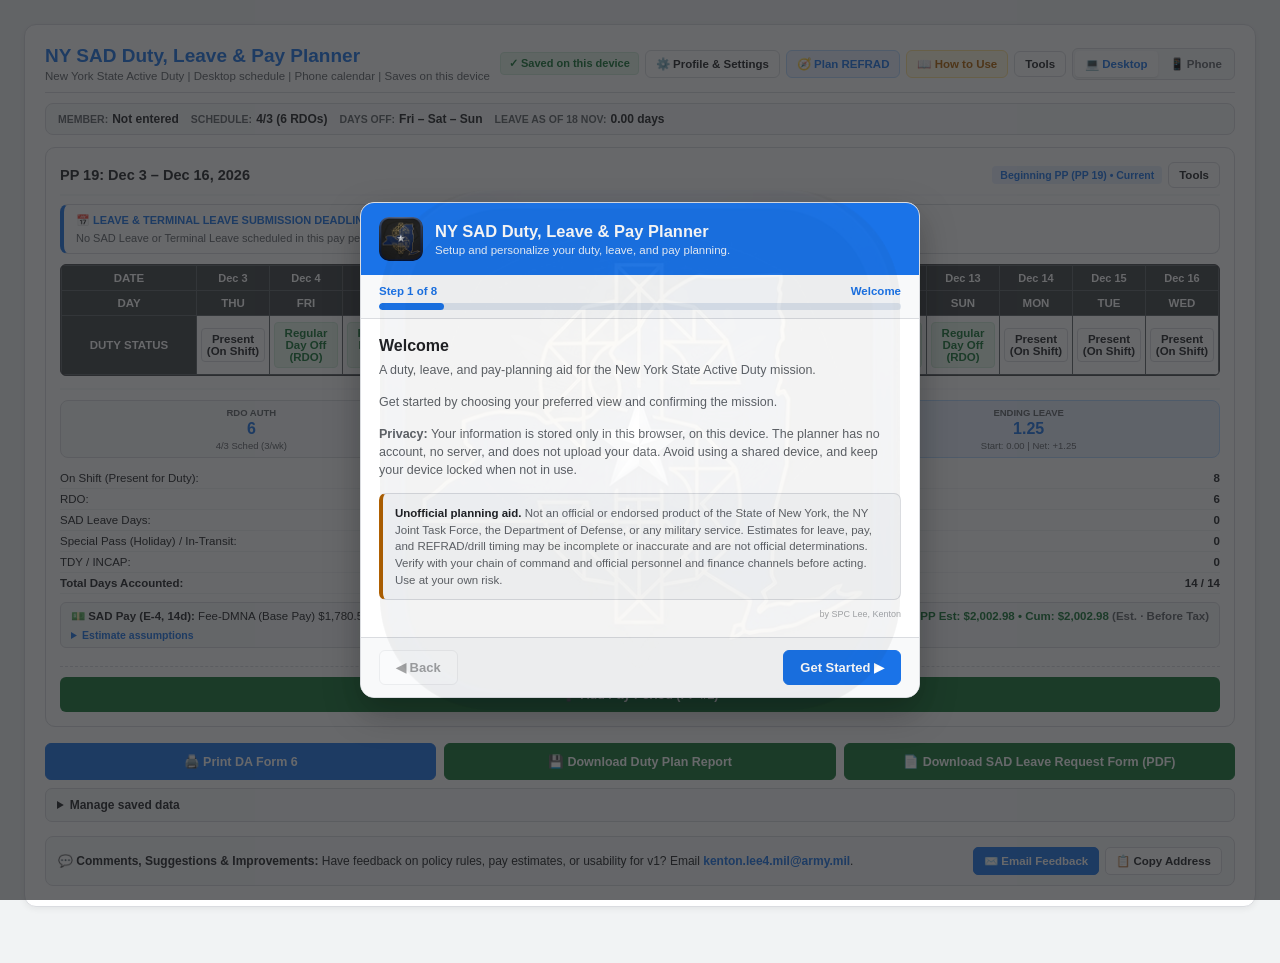
<file: index.html>
<!DOCTYPE html>
<html lang="en">
<head>
  <meta charset="UTF-8">
  <meta name="viewport" content="width=device-width, initial-scale=1.0, maximum-scale=1.0, user-scalable=no">
  <link rel="manifest" href="./manifest.json">
  <meta name="theme-color" content="#1a73e8">
  <link rel="icon" type="image/png" href="./icons/icon-192.png">
  <link rel="apple-touch-icon" href="./icons/apple-touch-icon.png">
  <meta name="apple-mobile-web-app-capable" content="yes">
  <meta name="apple-mobile-web-app-title" content="NY SAD Planner">
  <title>NY SAD Duty, Leave &amp; Pay Planner</title>
  <style>
<!-- 01-theme-and-layout.css -->

/*
 * Maintainer map: edit the light/dark theme tokens in [EDIT-COLORS]; component and
 * responsive layout styles follow. Rebuild generated HTML with build.ps1.
 */

html, body {
  height: 100%;
  margin: 0;
  padding: 0;
}

/* ====================================================================================
   [EDIT-COLORS] THEME COLORS
   ==================================================================================== */
:root {
  color-scheme: light;
  --primary: #1a73e8;
  --primary-bg: #e8f0fe;
  --success: #137333;
  --success-bg: #e6f4ea;
  --danger: #c5221f;
  --danger-bg: #fce8e6;
  --warning: #b06000;
  --warning-bg: #fef7e0;
  --border: #dadce0;
  --bg-light: #f8f9fa;
  --surface: #ffffff;
  --page-bg: #f1f3f4;
  --text-main: #202124;
  --text-sub: #5f6368;
  --primary-strong: #174ea6;
  --warning-strong: #7a4300;
  --status-rdo-bg: #e6f4ea;
  --status-rdo-text: #137333;
  --status-rdo-border: #ceead6;
  --status-leave-bg: #e8f0fe;
  --status-leave-text: #1a73e8;
  --status-leave-border: #d2e3fc;
  --status-refrad-bg: #ede7f6;
  --status-refrad-text: #4527a0;
  --status-refrad-border: #b39ddb;
  --status-transit-bg: #e1f5fe;
  --status-transit-text: #0277bd;
  --status-transit-border: #b3e5fc;
  --status-drill-bg: #fffde7;
  --status-drill-text: #f57f17;
  --status-drill-border: #fff9c4;
  --status-incap-bg: #fce8e6;
  --status-incap-text: #c5221f;
  --status-incap-border: #f5c2c0;
  --status-terminal-bg: #f3e5f5;
  --status-terminal-text: #6a1b9a;
  --status-terminal-border: #ce93d8;
  --status-off-bg: #eceff1;
  --status-off-text: #78909c;
  --status-off-border: #cfd8dc;
}

:root[data-theme="dark"] {
  color-scheme: dark;
  --primary: #9bb9e5;
  --primary-bg: #303b4d;
  --success: #a0c4aa;
  --success-bg: #304036;
  --danger: #d99a96;
  --danger-bg: #443536;
  --warning: #d8c18c;
  --warning-bg: #413c31;
  --border: #44474d;
  --bg-light: #2b2e33;
  --surface: #25272b;
  --page-bg: #1f2023;
  --text-main: #d1d4da;
  --text-sub: #a5a9b1;
  --primary-strong: #b2c5e1;
  --warning-strong: #dfc991;
  --status-rdo-bg: #2f4035;
  --status-rdo-text: #a5c9ad;
  --status-rdo-border: #45584a;
  --status-leave-bg: #2d394b;
  --status-leave-text: #a9c4e8;
  --status-leave-border: #43536b;
  --status-refrad-bg: #3b3345;
  --status-refrad-text: #c2add8;
  --status-refrad-border: #574967;
  --status-transit-bg: #2b3b40;
  --status-transit-text: #9ac4ce;
  --status-transit-border: #40565b;
  --status-drill-bg: #403a2e;
  --status-drill-text: #d0bb89;
  --status-drill-border: #5a513f;
  --status-incap-bg: #443334;
  --status-incap-text: #d5a09d;
  --status-incap-border: #5e4445;
  --status-terminal-bg: #3b3240;
  --status-terminal-text: #c3a9d0;
  --status-terminal-border: #54475c;
  --status-off-bg: #303338;
  --status-off-text: #a6adb5;
  --status-off-border: #484c52;
}

@media (prefers-color-scheme: dark) {
  :root:not([data-theme]) {
    color-scheme: dark;
    --primary: #9bb9e5;
    --primary-bg: #303b4d;
    --success: #a0c4aa;
    --success-bg: #304036;
    --danger: #d99a96;
    --danger-bg: #443536;
    --warning: #d8c18c;
    --warning-bg: #413c31;
    --border: #44474d;
    --bg-light: #2b2e33;
    --surface: #25272b;
    --page-bg: #1f2023;
    --text-main: #d1d4da;
    --text-sub: #a5a9b1;
    --primary-strong: #b2c5e1;
    --warning-strong: #dfc991;
    --status-rdo-bg: #2f4035;
    --status-rdo-text: #a5c9ad;
    --status-rdo-border: #45584a;
    --status-leave-bg: #2d394b;
    --status-leave-text: #a9c4e8;
    --status-leave-border: #43536b;
    --status-refrad-bg: #3b3345;
    --status-refrad-text: #c2add8;
    --status-refrad-border: #574967;
    --status-transit-bg: #2b3b40;
    --status-transit-text: #9ac4ce;
    --status-transit-border: #40565b;
    --status-drill-bg: #403a2e;
    --status-drill-text: #d0bb89;
    --status-drill-border: #5a513f;
    --status-incap-bg: #443334;
    --status-incap-text: #d5a09d;
    --status-incap-border: #5e4445;
    --status-terminal-bg: #3b3240;
    --status-terminal-text: #c3a9d0;
    --status-terminal-border: #54475c;
    --status-off-bg: #303338;
    --status-off-text: #a6adb5;
    --status-off-border: #484c52;
  }
}

* {
  box-sizing: border-box;
  -webkit-tap-highlight-color: transparent;
}

body {
  font-family: 'Segoe UI', Roboto, Arial, sans-serif;
  padding: 16px;
  padding-bottom: 48px;
  background: var(--page-bg);
  color: var(--text-main);
  -webkit-print-color-adjust: exact !important;
  print-color-adjust: exact !important;
}

@media (max-width: 640px) {
  body { padding: 6px; padding-bottom: 36px; }
}

/* Faint logo watermark that stays fixed while the page scrolls. */
body::after {
  content: "";
  position: fixed;
  inset: 0;
  background: url("./icons/icon-512.png") center / min(70vmin, 520px) no-repeat;
  opacity: 0.05;
  pointer-events: none;
  z-index: 2147483000;
  -webkit-print-color-adjust: exact;
  print-color-adjust: exact;
}

@page {
  size: landscape;
  margin: 4mm;
}

@media print {
  :root[data-theme="dark"] {
    color-scheme: light;
    --primary: #1a73e8;
    --primary-bg: #e8f0fe;
    --success: #137333;
    --success-bg: #e6f4ea;
    --danger: #c5221f;
    --danger-bg: #fce8e6;
    --warning: #b06000;
    --warning-bg: #fef7e0;
    --border: #dadce0;
    --bg-light: #f8f9fa;
    --surface: #ffffff;
    --page-bg: #f1f3f4;
    --text-main: #202124;
    --text-sub: #5f6368;
    --primary-strong: #174ea6;
    --warning-strong: #7a4300;
    --status-rdo-bg: #e6f4ea;
    --status-rdo-text: #137333;
    --status-rdo-border: #ceead6;
    --status-leave-bg: #e8f0fe;
    --status-leave-text: #1a73e8;
    --status-leave-border: #d2e3fc;
    --status-refrad-bg: #ede7f6;
    --status-refrad-text: #4527a0;
    --status-refrad-border: #b39ddb;
    --status-transit-bg: #e1f5fe;
    --status-transit-text: #0277bd;
    --status-transit-border: #b3e5fc;
    --status-drill-bg: #fffde7;
    --status-drill-text: #f57f17;
    --status-drill-border: #fff9c4;
    --status-incap-bg: #fce8e6;
    --status-incap-text: #c5221f;
    --status-incap-border: #f5c2c0;
    --status-terminal-bg: #f3e5f5;
    --status-terminal-text: #6a1b9a;
    --status-terminal-border: #ce93d8;
    --status-off-bg: #eceff1;
    --status-off-text: #78909c;
    --status-off-border: #cfd8dc;
  }

  html, body {
    zoom: 0.72;
    background: #ffffff !important;
    color: #202124 !important;
    padding: 0 !important;
    margin: 0 !important;
  }
  .calc-card {
    max-width: 100% !important;
    border: none !important;
    box-shadow: none !important;
    padding: 0 !important;
  }
  .da6-matrix-container { overflow: visible !important; }
  .da6-table { min-width: 0 !important; width: 100% !important; }
  .btn-row, .pp-action-row, .view-toggle-bar, .range-builder-card,
  .header-range-btn, .header-sop-btn, .header-settings-btn, .header-refrad-btn,
  .sop-modal-backdrop, .wizard-backdrop, .settings-backdrop, .sp-conflict-backdrop, .refrad-planner-backdrop,
  .error-jump-banner, .status-sheet-card, .instructions-banner,
  .pp-header-range-btn, .header-more-tools, .phone-tools, .pp-more-tools, .mobile-pp-navigator, .data-management-options,
  .mobile-cal-hint-bar, .feedback-footer-card {
    display: none !important;
  }
}

.calc-card {
  background: var(--surface);
  border: 1px solid var(--border);
  border-radius: 12px;
  padding: 20px;
  max-width: 1240px;
  margin: 0 auto;
  box-shadow: 0 2px 6px rgba(0,0,0,0.06);
  width: 100%;
  min-width: 0;
}

@media (max-width: 640px) {
  .calc-card { padding: 8px; border-radius: 8px; }
}

/* ====================================================================================
   HEADER & QUICK PROFILE STRIP
   ==================================================================================== */
.header-top {
  display: flex;
  justify-content: space-between;
  align-items: center;
  flex-wrap: wrap;
  gap: 10px;
  margin-bottom: 10px;
  padding-bottom: 10px;
  border-bottom: 1px solid var(--border);
}

.calc-title {
  font-size: 19px;
  font-weight: 700;
  margin: 0 0 3px 0;
  color: var(--primary);
}

@media (max-width: 640px) {
  .calc-title { font-size: 16px; }
}

.calc-sub {
  font-size: 11.5px;
  color: var(--text-sub);
  margin: 0;
}

.header-right-actions {
  display: flex;
  align-items: center;
  gap: 6px;
  flex-wrap: wrap;
}

.save-badge {
  font-size: 11px;
  font-weight: 700;
  color: var(--success);
  background: var(--success-bg);
  padding: 4px 8px;
  border-radius: 4px;
  border: 1px solid #ceead6;
}

.save-badge-error {
  color: var(--danger);
  background: var(--danger-bg);
  border-color: #f5c2c0;
}

.undo-schedule-btn {
  padding: 6px 9px;
  font-size: 11.5px;
  font-weight: 700;
  background: var(--primary-bg);
  color: var(--primary);
  border: 1px solid #b3d7ff;
  border-radius: 6px;
  cursor: pointer;
}

.header-more-tools,
.pp-more-tools {
  position: relative;
}

.phone-tools {
  display: none;
  position: relative;
}

.phone-tools > summary {
  list-style: none;
  padding: 6px 10px;
  font-size: 11.5px;
  font-weight: 700;
  color: var(--text-main);
  background: var(--surface);
  border: 1px solid var(--border);
  border-radius: 6px;
  cursor: pointer;
}

.phone-tools > summary::-webkit-details-marker { display: none; }
.phone-tools[open] > summary { border-color: var(--primary); color: var(--primary); }

.phone-tools-menu {
  position: fixed;
  z-index: 30;
  top: calc(env(safe-area-inset-top, 0px) + 56px);
  right: max(12px, env(safe-area-inset-right, 0px));
  display: grid;
  gap: 5px;
  width: min(280px, calc(100vw - 24px));
  max-height: min(70dvh, 520px);
  overflow-y: auto;
  padding: 8px;
  background: var(--surface);
  border: 1px solid var(--border);
  border-radius: 8px;
  box-shadow: 0 4px 16px rgba(0, 0, 0, 0.18);
}

.range-field[hidden] { display: none; }

.phone-tools-group-title {
  padding: 5px 4px 2px;
  color: var(--text-sub);
  font-size: 10px;
  font-weight: 800;
  letter-spacing: 0.04em;
  text-transform: uppercase;
}

.phone-tools-button {
  width: 100%;
  min-height: 38px;
  padding: 8px 10px;
  color: var(--text-main);
  background: var(--bg-light);
  border: 1px solid var(--border);
  border-radius: 6px;
  text-align: left;
  font-size: 12px;
  font-weight: 650;
  cursor: pointer;
}

.phone-tools-button:hover,
.phone-tools-button:focus-visible { border-color: var(--primary); color: var(--primary); }
.phone-tools-button[hidden] { display: none; }
.phone-tools-button[href],
.more-tools-button[href] { display: block; text-decoration: none; }

.header-more-tools > summary,
.pp-more-tools > summary {
  list-style: none;
  padding: 6px 10px;
  font-size: 11.5px;
  font-weight: 700;
  color: var(--text-main);
  background: var(--surface);
  border: 1px solid var(--border);
  border-radius: 6px;
  cursor: pointer;
}

.header-more-tools > summary::-webkit-details-marker,
.pp-more-tools > summary::-webkit-details-marker { display: none; }

.header-more-tools[open] > summary,
.pp-more-tools[open] > summary {
  border-color: var(--primary);
  color: var(--primary);
}

.more-tools-menu {
  position: absolute;
  z-index: 20;
  right: 0;
  top: calc(100% + 4px);
  min-width: 190px;
  display: grid;
  gap: 5px;
  padding: 7px;
  background: var(--surface);
  border: 1px solid var(--border);
  border-radius: 7px;
  box-shadow: 0 3px 12px rgba(0, 0, 0, 0.14);
}

.more-tools-button {
  width: 100%;
  padding: 7px 9px;
  color: var(--text-main);
  background: var(--bg-light);
  border: 1px solid var(--border);
  border-radius: 5px;
  text-align: left;
  font-size: 11.5px;
  font-weight: 600;
  cursor: pointer;
}

.more-tools-button:hover { border-color: var(--primary); color: var(--primary); }

.header-settings-btn {
  padding: 6px 10px;
  font-size: 11.5px;
  font-weight: 700;
  background: var(--surface);
  color: var(--text-main);
  border: 1px solid var(--border);
  border-radius: 6px;
  cursor: pointer;
}

.header-settings-btn:hover {
  background: var(--bg-light);
  border-color: var(--primary);
  color: var(--primary);
}

.header-refrad-btn {
  padding: 6px 10px;
  font-size: 11.5px;
  font-weight: 700;
  background: var(--primary-bg);
  color: var(--primary);
  border: 1px solid #b3d7ff;
  border-radius: 6px;
  cursor: pointer;
}

.header-refrad-btn:hover { background: #d2e3fc; }

.header-range-btn {
  padding: 6px 10px;
  font-size: 11.5px;
  font-weight: 700;
  background: var(--primary-bg);
  color: var(--primary);
  border: 1px solid #b3d7ff;
  border-radius: 6px;
  cursor: pointer;
}

.header-range-btn:hover { background: #d2e3fc; }

.header-sop-btn {
  padding: 6px 10px;
  font-size: 11.5px;
  font-weight: 700;
  background: var(--warning-bg);
  color: var(--warning);
  border: 1px solid #fde293;
  border-radius: 6px;
  cursor: pointer;
}

.header-sop-btn:hover { background: #feefc3; }

.view-toggle-bar {
  display: flex;
  background: var(--bg-light);
  border: 1px solid var(--border);
  border-radius: 6px;
  padding: 2px;
  gap: 2px;
}

.view-toggle-btn {
  padding: 6px 10px;
  font-size: 11.5px;
  font-weight: 600;
  border: none;
  border-radius: 4px;
  background: transparent;
  color: var(--text-sub);
  cursor: pointer;
}

.view-toggle-btn.active {
  background: var(--surface);
  color: var(--primary);
  box-shadow: 0 1px 2px rgba(0,0,0,0.1);
}

.quick-profile-strip {
  display: flex;
  justify-content: space-between;
  align-items: center;
  flex-wrap: wrap;
  gap: 8px;
  background: var(--bg-light);
  border: 1px solid var(--border);
  border-radius: 8px;
  padding: 8px 12px;
  margin-bottom: 12px;
  font-size: 12px;
}

.mobile-pp-navigator {
  display: none;
  padding: 7px;
  margin: 0 0 10px;
  background: var(--bg-light);
  border: 1px solid var(--border);
  border-radius: 8px;
}

.mobile-pp-nav-controls {
  display: flex;
  align-items: center;
  gap: 6px;
}

.mobile-pp-position {
  display: block;
  padding: 4px 2px 0;
  color: var(--text-sub);
  font-size: 10px;
  font-weight: 600;
}

.mobile-pp-position:empty { display: none; }

.mobile-pp-navigator[hidden] { display: none !important; }

.mobile-pp-select {
  flex: 1;
  min-width: 0;
  min-height: 38px;
  padding: 6px 8px;
  color: var(--text-main);
  background: var(--surface);
  border: 1px solid var(--border);
  border-radius: 6px;
  font-size: 12px;
  font-weight: 700;
}

.mobile-pp-arrow,
.mobile-current-pp-button {
  min-width: 38px;
  min-height: 38px;
  padding: 5px 9px;
  color: var(--primary);
  background: var(--surface);
  border: 1px solid var(--border);
  border-radius: 6px;
  font-size: 15px;
  font-weight: 700;
  cursor: pointer;
}

.mobile-current-pp-button {
  white-space: nowrap;
  font-size: 11px;
}

.mobile-pp-arrow:disabled {
  color: var(--text-sub);
  cursor: not-allowed;
  opacity: 0.55;
}

.sr-only {
  position: absolute;
  width: 1px;
  height: 1px;
  padding: 0;
  margin: -1px;
  overflow: hidden;
  clip: rect(0, 0, 0, 0);
  white-space: nowrap;
  border: 0;
}

.phone-view-active .header-refrad-btn,
.phone-view-active .header-more-tools,
.phone-view-active .pp-more-tools,
.phone-view-active .btn-add-pp { display: none; }

.phone-view-active .phone-tools { display: block; }
.phone-view-active .mobile-pp-navigator:not([hidden]) { display: flex; }

.quick-profile-chips {
  display: flex;
  flex-wrap: wrap;
  gap: 6px 12px;
  align-items: center;
  color: var(--text-main);
}

.qp-chip {
  display: inline-flex;
  align-items: center;
  gap: 4px;
}

.qp-label {
  font-size: 10.5px;
  font-weight: 700;
  text-transform: uppercase;
  color: var(--text-sub);
}

.qp-edit-link {
  background: var(--surface);
  color: var(--primary);
  border: 1px solid #b3d7ff;
  border-radius: 5px;
  padding: 4px 9px;
  font-size: 11.5px;
  font-weight: 700;
  cursor: pointer;
  white-space: nowrap;
}

.qp-edit-link:hover { background: var(--primary-bg); }

/* ====================================================================================
   STICKY ONE-TAP ERROR JUMP BANNER
   ==================================================================================== */
.error-jump-banner {
  display: none;
  position: sticky;
  top: 8px;
  z-index: 850;
  background: var(--danger);
  color: #ffffff;
  border-radius: 8px;
  padding: 9px 12px;
  margin-bottom: 12px;
  box-shadow: 0 4px 14px rgba(197, 34, 31, 0.35);
  align-items: center;
  justify-content: space-between;
  gap: 10px;
  flex-wrap: wrap;
  cursor: pointer;
}

.error-jump-banner.visible {
  display: flex;
}

.error-jump-text {
  font-size: 12.5px;
  font-weight: 700;
  line-height: 1.3;
}

.error-jump-btn {
  background: var(--surface);
  color: var(--danger);
  border: none;
  border-radius: 5px;
  padding: 6px 11px;
  font-size: 11.5px;
  font-weight: 800;
  cursor: pointer;
  white-space: nowrap;
}

@keyframes errorFlashPulse {
  0%   { box-shadow: 0 0 0 0 rgba(197, 34, 31, 0.7); }
  50%  { box-shadow: 0 0 0 8px rgba(197, 34, 31, 0); }
  100% { box-shadow: 0 0 0 0 rgba(197, 34, 31, 0); }
}

.error-flash {
  animation: errorFlashPulse 0.9s ease 2;
}

/* ====================================================================================
   MODALS: 5-STEP WIZARD, EDIT SETTINGS, SOP, & SPECIAL PASS CONFLICT
   ==================================================================================== */
.wizard-backdrop, .settings-backdrop, .sop-modal-backdrop, .sp-conflict-backdrop {
  display: none;
  position: fixed;
  inset: 0;
  background: rgba(32, 33, 36, 0.68);
  z-index: 9999;
  padding: 14px;
  align-items: center;
  justify-content: center;
}

.wizard-backdrop.open, .settings-backdrop.open, .sop-modal-backdrop.open, .sp-conflict-backdrop.open {
  display: flex;
}

.wizard-dialog {
  background: var(--surface);
  border: 1px solid var(--border);
  border-radius: 14px;
  max-width: 560px;
  width: 100%;
  max-height: 92vh;
  display: flex;
  flex-direction: column;
  box-shadow: 0 14px 36px rgba(0, 0, 0, 0.28);
  overflow: hidden;
}

.wizard-header {
  padding: 14px 18px;
  background: var(--primary);
  color: #ffffff;
  flex-shrink: 0;
}

.wizard-header { display: flex; align-items: center; gap: 12px; }
.wizard-header-logo { width: 44px; height: 44px; border-radius: 10px; flex-shrink: 0; }
.wizard-header h2 { margin: 0; font-size: 16.5px; font-weight: 700; }
.wizard-header p  { margin: 3px 0 0; font-size: 11.5px; opacity: 0.92; }

.wizard-progress-wrap {
  padding: 10px 18px 8px;
  background: var(--bg-light);
  border-bottom: 1px solid var(--border);
  flex-shrink: 0;
}

.wizard-progress-top {
  display: flex;
  justify-content: space-between;
  align-items: center;
  font-size: 11.5px;
  font-weight: 700;
  color: var(--primary);
  margin-bottom: 6px;
}

.wizard-progress-track {
  width: 100%;
  height: 7px;
  background: #dce3ec;
  border-radius: 999px;
  overflow: hidden;
}

.wizard-progress-fill {
  height: 100%;
  width: 20%;
  background: var(--primary);
  border-radius: 999px;
  transition: width 0.25s ease;
}

.wizard-body {
  padding: 18px;
  overflow-y: auto;
  flex: 1;
  -webkit-overflow-scrolling: touch;
}

.wizard-step { display: none; }
.wizard-step.active { display: block; }

.wizard-step-title {
  font-size: 16px;
  font-weight: 700;
  color: var(--text-main);
  margin: 0 0 6px 0;
}

.wizard-step-desc {
  font-size: 12.5px;
  color: var(--text-sub);
  margin: 0 0 14px 0;
  line-height: 1.45;
}

.welcome-disclaimer {
  padding: 11px 12px;
  border: 1px solid var(--border);
  border-left: 4px solid var(--warning);
  border-radius: 7px;
  background: var(--bg-light);
  color: var(--text-sub);
  font-size: 11.5px;
  line-height: 1.45;
}

.welcome-credit {
  margin: 10px 0 0;
  text-align: right;
  font-size: 9px;
  line-height: 1;
  color: var(--text-sub);
  opacity: 0.55;
}

.welcome-disclaimer p { margin: 0 0 8px; }
.welcome-disclaimer p:last-child { margin-bottom: 0; }
.welcome-disclaimer strong { color: var(--text-main); }

.wizard-view-grid {
  display: grid;
  grid-template-columns: repeat(2, 1fr);
  gap: 10px;
}

.wizard-view-card {
  border: 2px solid var(--border);
  border-radius: 10px;
  padding: 16px 12px;
  text-align: center;
  cursor: pointer;
  background: var(--surface);
  transition: border-color 0.15s, background 0.15s, box-shadow 0.15s;
}

.wizard-view-card:hover {
  border-color: #93bbfd;
  background: #f8fbff;
}

.wizard-view-card.selected {
  border-color: var(--primary);
  background: var(--primary-bg);
  box-shadow: 0 0 0 2px rgba(26, 115, 232, 0.22);
}

.wizard-view-icon { font-size: 28px; margin-bottom: 6px; }
.wizard-view-name { font-size: 14px; font-weight: 700; color: var(--text-main); }
.wizard-view-sub  { font-size: 11px; color: var(--text-sub); margin-top: 4px; line-height: 1.3; }

.wizard-form-stack {
  display: flex;
  flex-direction: column;
  gap: 11px;
}

.wizard-field-grid-2 {
  display: grid;
  grid-template-columns: repeat(2, 1fr);
  gap: 10px;
}

@media (max-width: 520px) {
  .wizard-field-grid-2 { grid-template-columns: 1fr; }
}

.wizard-offer-box {
  background: var(--bg-light);
  border: 1px solid var(--border);
  border-radius: 10px;
  padding: 14px;
  display: flex;
  flex-direction: column;
  gap: 10px;
}

.wizard-offer-btn {
  width: 100%;
  padding: 12px 14px;
  border-radius: 8px;
  font-size: 13.5px;
  font-weight: 700;
  cursor: pointer;
  border: 1px solid transparent;
  text-align: center;
}

.wizard-offer-btn.sop-cta {
  background: var(--warning-bg);
  color: var(--warning);
  border-color: #fde293;
}

.wizard-offer-btn.skip-cta {
  background: var(--success);
  color: #ffffff;
}

.wizard-footer {
  display: flex;
  justify-content: space-between;
  align-items: center;
  padding: 12px 18px;
  background: var(--bg-light);
  border-top: 1px solid var(--border);
  gap: 8px;
  flex-shrink: 0;
}

.wiz-btn {
  padding: 9px 16px;
  border-radius: 6px;
  font-size: 13px;
  font-weight: 700;
  cursor: pointer;
  border: 1px solid var(--border);
  background: var(--surface);
  color: var(--text-main);
}

.wiz-btn-primary {
  background: var(--primary);
  color: #ffffff;
  border-color: var(--primary);
}

.wiz-btn:disabled {
  opacity: 0.4;
  cursor: default;
}

/* Profile and planner settings modal & export guard */
.settings-dialog {
  background: var(--surface);
  border: 1px solid var(--border);
  border-radius: 12px;
  max-width: 680px;
  width: 100%;
  max-height: 92vh;
  display: flex;
  flex-direction: column;
  box-shadow: 0 12px 32px rgba(0, 0, 0, 0.25);
  overflow: hidden;
}

.settings-header {
  display: flex;
  justify-content: space-between;
  align-items: center;
  padding: 12px 16px;
  background: var(--primary);
  color: #ffffff;
  flex-shrink: 0;
}

.settings-header h3 { margin: 0; font-size: 15.5px; font-weight: 700; }
.settings-header p  { margin: 2px 0 0; font-size: 11px; opacity: 0.9; }

.settings-body {
  padding: 16px;
  overflow-y: auto;
  flex: 1;
  -webkit-overflow-scrolling: touch;
}

.settings-guard-alert {
  display: none;
  background: var(--danger-bg);
  color: var(--danger);
  border: 1px solid #f5c2c0;
  border-left: 4px solid var(--danger);
  border-radius: 7px;
  padding: 10px 12px;
  margin-bottom: 14px;
  font-size: 12.5px;
  font-weight: 600;
  line-height: 1.4;
}

.settings-guard-alert.visible { display: block; }

.settings-section-title {
  font-size: 11px;
  font-weight: 800;
  text-transform: uppercase;
  letter-spacing: 0.4px;
  color: var(--primary);
  margin: 0 0 8px 0;
}

.settings-advanced-details,
.data-management-options {
  margin: 8px 0 14px;
  padding: 9px 11px;
  border: 1px solid var(--border);
  border-radius: 7px;
  background: var(--bg-light);
}

.settings-advanced-details > summary,
.data-management-options > summary {
  cursor: pointer;
  font-size: 12px;
  font-weight: 700;
}

.details-helper,
.field-helper {
  display: block;
  margin: 4px 0 6px;
  color: var(--text-sub);
  font-size: 10.5px;
  line-height: 1.35;
}

.data-management-actions {
  display: flex;
  gap: 8px;
  flex-wrap: wrap;
}

.settings-grid-2 {
  display: grid;
  grid-template-columns: repeat(2, 1fr);
  gap: 10px;
  margin-bottom: 14px;
}

@media (max-width: 560px) {
  .settings-grid-2 { grid-template-columns: 1fr; }
}

.field-group {
  display: flex;
  flex-direction: column;
  gap: 4px;
  min-width: 0;
}

.field-group[hidden] { display: none !important; }

.field-group label {
  font-size: 10.5px;
  font-weight: 700;
  text-transform: uppercase;
  color: var(--text-sub);
}

.top-select, .top-input, .sm-input, .btn-action {
  padding: 8px 10px;
  font-size: 13px;
  font-weight: 600;
  border: 1px solid var(--border);
  border-radius: 6px;
  background: var(--surface);
  color: var(--text-main);
  width: 100%;
  min-width: 0;
}

.top-input { color: var(--primary); }
.top-select, .btn-action { cursor: pointer; }
.btn-action { width: auto; white-space: nowrap; }
.btn-action:hover { background: var(--bg-light); }

.field-missing {
  border: 2px solid var(--danger) !important;
  background: var(--danger-bg) !important;
  box-shadow: 0 0 0 2px rgba(197, 34, 31, 0.18);
}

.field-missing-hint {
  display: none;
  font-size: 10.5px;
  font-weight: 700;
  color: var(--danger);
}

.field-group.has-missing .field-missing-hint {
  display: block;
}

.settings-divider {
  border: none;
  border-top: 1px solid var(--border);
  margin: 14px 0;
}

.settings-footer {
  display: flex;
  justify-content: space-between;
  align-items: center;
  flex-wrap: wrap;
  gap: 8px;
  padding: 12px 16px;
  background: var(--bg-light);
  border-top: 1px solid var(--border);
  flex-shrink: 0;
}

.btn-rerun-wizard {
  background: var(--surface);
  color: var(--primary);
  border: 1px solid #b3d7ff;
  padding: 8px 12px;
  border-radius: 6px;
  font-size: 12px;
  font-weight: 700;
  cursor: pointer;
}

.btn-rerun-wizard:hover { background: var(--primary-bg); }

.settings-save-btn {
  background: var(--primary);
  color: #ffffff;
  border: none;
  padding: 9px 16px;
  border-radius: 6px;
  font-size: 12.5px;
  font-weight: 700;
  cursor: pointer;
}

.settings-save-btn.guard-proceed {
  background: var(--success);
}

/* Special Pass Conflict & Past-Date Confirmation Modal */
.sp-conflict-dialog {
  background: var(--surface);
  border: 1px solid var(--border);
  border-radius: 12px;
  max-width: 500px;
  width: 100%;
  max-height: 90vh;
  display: flex;
  flex-direction: column;
  box-shadow: 0 14px 34px rgba(0, 0, 0, 0.28);
  overflow: hidden;
}

.sp-conflict-header {
  display: flex;
  justify-content: space-between;
  align-items: center;
  padding: 12px 16px;
  background: var(--warning);
  color: #ffffff;
}

.sp-conflict-header.danger-mode { background: var(--danger); }
.sp-conflict-header h3 { margin: 0; font-size: 15px; font-weight: 700; }

.sp-conflict-body {
  padding: 16px;
  font-size: 13px;
  line-height: 1.5;
  color: var(--text-main);
  overflow-y: auto;
}

.sp-conflict-callout {
  background: var(--warning-bg);
  border: 1px solid #fde293;
  border-left: 4px solid var(--warning);
  border-radius: 7px;
  padding: 10px 12px;
  margin-bottom: 12px;
  font-size: 12.5px;
  color: var(--warning-strong);
}

.sp-conflict-callout.danger-callout {
  background: var(--danger-bg);
  border-color: #f5c2c0;
  border-left-color: var(--danger);
  color: var(--danger);
}

.sp-conflict-note {
  font-size: 11.5px;
  color: var(--text-sub);
  margin: 0 0 12px 0;
}

.sp-conflict-actions {
  display: flex;
  flex-direction: column;
  gap: 8px;
}

.sp-conflict-btn {
  width: 100%;
  padding: 10px 12px;
  border-radius: 7px;
  font-size: 12.5px;
  font-weight: 700;
  cursor: pointer;
  border: 1px solid var(--border);
  background: var(--surface);
  color: var(--text-main);
  text-align: center;
}

.sp-conflict-btn.primary { background: var(--primary); color: #ffffff; border-color: var(--primary); }
.sp-conflict-btn.warn    { background: var(--warning); color: #ffffff; border-color: var(--warning); }
.sp-conflict-btn.danger  { background: var(--danger);  color: #ffffff; border-color: var(--danger); }
.sp-conflict-btn.subtle  { background: var(--bg-light); color: var(--text-sub); }

/* ====================================================================================
   [EDIT-SOP-MODAL] STYLES FOR BUILT-IN HOW-TO / SOP MODAL (DESKTOP + PHONE)
   ==================================================================================== */
.sop-modal-dialog {
  background: var(--surface);
  border: 1px solid var(--border);
  border-radius: 12px;
  max-width: 820px;
  width: 100%;
  max-height: 90vh;
  display: flex;
  flex-direction: column;
  box-shadow: 0 12px 32px rgba(0, 0, 0, 0.25);
  overflow: hidden;
}

.sop-modal-header {
  display: flex;
  justify-content: space-between;
  align-items: center;
  padding: 12px 16px;
  background: var(--primary);
  color: #ffffff;
  flex-shrink: 0;
}

.sop-modal-header h3 { margin: 0; font-size: 15.5px; font-weight: 700; }
.sop-modal-header p  { margin: 2px 0 0; font-size: 11px; opacity: 0.9; }

.sop-close-x {
  background: rgba(255, 255, 255, 0.18);
  border: 1px solid rgba(255, 255, 255, 0.35);
  color: #ffffff;
  border-radius: 6px;
  padding: 6px 10px;
  font-size: 12px;
  font-weight: 700;
  cursor: pointer;
  flex-shrink: 0;
}

.sop-close-x:hover { background: rgba(255, 255, 255, 0.3); }

.sop-tabs-bar {
  display: grid;
  grid-template-columns: repeat(4, 1fr);
  gap: 4px;
  padding: 6px 10px;
  background: var(--bg-light);
  border-bottom: 1px solid var(--border);
  flex-shrink: 0;
}

.sop-tab-btn {
  padding: 7px 6px;
  font-size: 11.5px;
  font-weight: 700;
  border: 1px solid transparent;
  border-radius: 6px;
  background: transparent;
  color: var(--text-sub);
  cursor: pointer;
  text-align: center;
}

.sop-tab-btn.active {
  background: var(--surface);
  color: var(--primary);
  border-color: var(--border);
  box-shadow: 0 1px 2px rgba(0,0,0,0.06);
}

.sop-modal-body {
  padding: 14px 16px;
  font-size: 13px;
  line-height: 1.45;
  color: var(--text-main);
  overflow-y: auto;
  flex: 1;
  -webkit-overflow-scrolling: touch;
}

.sop-panel { display: none; }
.sop-panel.active { display: block; }

.sop-step-card { background: var(--bg-light); border: 1px solid var(--border); border-left: 4px solid var(--primary); border-radius: 8px; padding: 10px 12px; margin-bottom: 10px; }
.sop-step-card.warn-card { border-left-color: var(--warning); background: var(--warning-bg); }
.sop-step-card.success-card { border-left-color: var(--success); background: var(--success-bg); }
.sop-step-title { font-weight: 700; font-size: 13px; margin-bottom: 4px; }
.sop-list { margin: 4px 0 0 16px; padding: 0; }
.sop-list li { margin-bottom: 4px; }

.sop-modal-footer {
  display: flex;
  justify-content: space-between;
  align-items: center;
  padding: 10px 14px;
  background: var(--bg-light);
  border-top: 1px solid var(--border);
  font-size: 11px;
  color: var(--text-sub);
  flex-shrink: 0;
}

@media (max-width: 640px) {
  .sop-modal-backdrop, .wizard-backdrop, .settings-backdrop, .sp-conflict-backdrop, .refrad-planner-backdrop { padding: 0; }
  .sop-modal-dialog, .wizard-dialog, .settings-dialog, .sp-conflict-dialog, .refrad-planner-dialog {
    max-width: 100%; height: 100%; max-height: 100dvh; border-radius: 0; border: none;
  }
  .sop-modal-header { padding: 10px 12px; }
  .sop-modal-header h3 { font-size: 14px; }
  .sop-modal-header p { display: none; }
  .sop-tabs-bar { grid-template-columns: repeat(2, 1fr); padding: 6px 8px; }
  .sop-tab-btn { font-size: 11px; padding: 6px 4px; }
  .sop-modal-body { padding: 10px; }
  .refrad-planner-header { padding: 12px; }
  .refrad-planner-body { padding: 12px; }
  .refrad-planner-footer { padding: 0 12px 12px; }
}

/* ====================================================================================
   PLAN RANGE BUILDER CARD (WITH 120-MILE IN-TRANSIT QUALIFICATION QUESTION)
   ==================================================================================== */
.range-builder-card {
  display: none;
  background: var(--surface);
  border: 2px solid var(--primary);
  border-radius: 10px;
  padding: 12px;
  margin-bottom: 12px;
  box-shadow: 0 4px 14px rgba(0, 0, 0, 0.12);
}

.range-builder-card.open { display: block; }

.range-builder-hdr {
  display: flex;
  justify-content: space-between;
  align-items: center;
  margin-bottom: 10px;
  padding-bottom: 6px;
  border-bottom: 1px solid var(--border);
}

.range-builder-title { font-size: 13.5px; font-weight: 700; color: var(--primary); }

.range-builder-grid {
  display: grid;
  grid-template-columns: repeat(2, minmax(0, 1fr));
  gap: 8px;
  margin-bottom: 8px;
}

.range-field { display: flex; flex-direction: column; gap: 3px; min-width: 0; }
.range-field-full { grid-column: 1 / -1; }
.range-field label { font-size: 10px; font-weight: 700; text-transform: uppercase; color: var(--text-sub); }

.range-input {
  padding: 8px 10px;
  font-size: 13px;
  font-weight: 600;
  border: 1px solid var(--border);
  border-radius: 6px;
  background: var(--surface);
  color: var(--text-main);
  width: 100%;
  min-width: 0;
}

.tdy-qual-box {
  display: none;
  grid-column: 1 / -1;
  background: var(--warning-bg);
  border: 1px solid #fde293;
  border-left: 4px solid var(--warning);
  border-radius: 7px;
  padding: 9px 11px;
}

.tdy-qual-box.visible { display: block; }

.tdy-qual-question {
  font-size: 12px;
  font-weight: 700;
  color: var(--warning-strong);
  margin-bottom: 7px;
  line-height: 1.35;
}

.tdy-qual-options {
  display: grid;
  grid-template-columns: repeat(2, minmax(0, 1fr));
  gap: 6px;
}

@media (max-width: 540px) {
  .tdy-qual-options { grid-template-columns: 1fr; }
}

.tdy-qual-radio-card {
  display: flex;
  align-items: flex-start;
  gap: 7px;
  background: var(--surface);
  border: 2px solid var(--border);
  border-radius: 6px;
  padding: 8px 9px;
  cursor: pointer;
  font-size: 11.5px;
  line-height: 1.3;
}

.tdy-qual-radio-card.selected {
  border-color: var(--primary);
  background: var(--primary-bg);
}

.tdy-qual-radio-card input[type="radio"] {
  margin-top: 2px;
  accent-color: var(--primary);
  flex-shrink: 0;
}

.range-helper-note {
  font-size: 11px;
  color: var(--primary-strong);
  background: var(--primary-bg);
  border: 1px solid #b3d7ff;
  border-radius: 6px;
  padding: 7px 9px;
  margin-bottom: 9px;
  line-height: 1.35;
}

.range-btn-row { display: flex; gap: 8px; }

.range-apply-btn {
  flex: 1;
  padding: 9px 12px;
  font-size: 12.5px;
  font-weight: 700;
  background: var(--success);
  color: #ffffff;
  border: none;
  border-radius: 6px;
  cursor: pointer;
}

.range-cancel-btn {
  padding: 9px 12px;
  font-size: 12px;
  font-weight: 600;
  background: var(--bg-light);
  color: var(--text-main);
  border: 1px solid var(--border);
  border-radius: 6px;
  cursor: pointer;
}

.refrad-planner-backdrop {
  display: none;
  position: fixed;
  inset: 0;
  z-index: 10000;
  padding: 14px;
  align-items: center;
  justify-content: center;
  background: rgba(32, 33, 36, 0.68);
}

.refrad-planner-backdrop.open { display: flex; }

.refrad-planner-dialog {
  width: min(520px, 100%);
  max-height: 92vh;
  overflow: auto;
  background: var(--surface);
  border: 1px solid var(--border);
  border-radius: 12px;
  box-shadow: 0 14px 36px rgba(0, 0, 0, 0.28);
}

.refrad-planner-header {
  display: flex;
  align-items: flex-start;
  justify-content: space-between;
  gap: 12px;
  padding: 14px 16px;
  background: var(--primary);
  color: #ffffff;
}

.refrad-planner-header h2 { margin: 0; font-size: 16px; }
.refrad-planner-header p { margin: 4px 0 0; font-size: 11.5px; opacity: 0.92; }
.refrad-planner-header .sop-close-x { color: #ffffff; border-color: rgba(255,255,255,.55); background: transparent; }
.refrad-planner-body { display: grid; gap: 10px; padding: 16px; }
.refrad-mode-helper { margin: 0; color: var(--text-sub); font-size: 12px; line-height: 1.45; }
.refrad-plan-notice { padding: 10px; border: 1px solid var(--border); border-radius: 7px; background: var(--bg-light); font-size: 11.5px; line-height: 1.45; }
.refrad-planner-footer { display: flex; gap: 8px; justify-content: flex-end; padding: 0 16px 16px; }
.refrad-planner-footer .btn { flex: 0 1 190px; }

/* ====================================================================================
   PAY PERIOD SECTION, DEADLINES, UNIFIED INLINE PICKER, DA-6 MATRIX & PHONE CALENDAR
   ==================================================================================== */
.pp-section {
  border: 1px solid var(--border);
  border-radius: 10px;
  padding: 14px;
  margin-bottom: 16px;
  background: var(--surface);
  min-width: 0;
  scroll-margin-top: 68px;
}

@media (max-width: 640px) {
  .pp-section { padding: 8px; margin-bottom: 12px; }
}

.pp-section-header {
  display: flex;
  justify-content: space-between;
  align-items: center;
  flex-wrap: wrap;
  gap: 6px;
  margin-bottom: 8px;
  padding-bottom: 6px;
  border-bottom: 2px solid var(--bg-light);
}

.pp-section-title { font-size: 14.5px; font-weight: 700; }
@media (max-width: 640px) { .pp-section-title { font-size: 13px; } }

.pp-header-right {
  display: flex;
  align-items: center;
  gap: 6px;
  flex-wrap: wrap;
}

.pp-section-badge {
  font-size: 10.5px;
  font-weight: 700;
  padding: 3px 8px;
  border-radius: 4px;
  background: var(--primary-bg);
  color: var(--primary);
}

.pp-header-range-btn, .desktop-range-mini-btn {
  padding: 4px 9px;
  font-size: 11px;
  font-weight: 700;
  background: var(--primary);
  color: #ffffff;
  border: none;
  border-radius: 4px;
  cursor: pointer;
}

.pp-header-range-btn:hover, .desktop-range-mini-btn:hover { background: #1557b0; }

.deadline-panel {
  background: var(--surface);
  border: 1px solid var(--border);
  border-left: 4px solid var(--primary);
  border-radius: 8px;
  padding: 9px 12px;
  margin-bottom: 10px;
}

.deadline-title {
  font-size: 11px;
  font-weight: 700;
  text-transform: uppercase;
  color: var(--primary);
  margin-bottom: 5px;
}

.deadline-list { display: flex; flex-direction: column; gap: 5px; }

.deadline-item {
  display: flex;
  justify-content: space-between;
  align-items: center;
  flex-wrap: wrap;
  gap: 8px;
  background: var(--bg-light);
  padding: 6px 10px;
  border-radius: 6px;
  border: 1px solid var(--border);
  font-size: 11.5px;
}

.oconus-toggle {
  display: flex;
  align-items: center;
  gap: 5px;
  font-size: 11px;
  font-weight: 700;
  color: var(--text-sub);
  cursor: pointer;
}

/* Unified Inline Status Picker (Desktop & Phone) */
.status-sheet-card {
  display: none;
  background: var(--surface);
  border: 2px solid var(--primary);
  border-radius: 10px;
  padding: 10px 12px;
  margin-bottom: 10px;
  box-shadow: 0 4px 12px rgba(26, 115, 232, 0.14);
}

.status-sheet-card.open { display: block; }

.status-sheet-hdr {
  display: flex;
  justify-content: space-between;
  align-items: center;
  gap: 8px;
  margin-bottom: 8px;
  padding-bottom: 6px;
  border-bottom: 1px solid var(--border);
}

.status-sheet-title { font-size: 12.5px; font-weight: 700; color: var(--primary); }

.status-sheet-close {
  border: 1px solid var(--border);
  background: var(--bg-light);
  border-radius: 5px;
  padding: 4px 9px;
  font-size: 11px;
  font-weight: 700;
  cursor: pointer;
  color: var(--text-main);
}

.status-sheet-confirmation {
  display: grid;
  gap: 8px;
}

.status-sheet-confirm-question,
.status-sheet-confirm-note {
  margin: 0;
}

.status-sheet-confirm-question {
  color: var(--text-main);
  font-size: 13px;
  font-weight: 700;
}

.status-sheet-confirm-note {
  color: var(--text-sub);
  font-size: 11.5px;
}

.status-sheet-confirm-actions {
  display: flex;
  flex-wrap: wrap;
  gap: 8px;
}

.status-sheet-confirm-button {
  flex: 1 1 180px;
  min-height: 40px;
  padding: 8px 10px;
  color: var(--text-main);
  background: var(--bg-light);
  border: 1px solid var(--border);
  border-radius: 6px;
  font-family: inherit;
  font-size: 12px;
  font-weight: 700;
  cursor: pointer;
}

.status-sheet-confirm-button.primary {
  color: #ffffff;
  background: var(--primary);
  border-color: var(--primary);
}

.status-sheet-grid {
  display: grid;
  grid-template-columns: repeat(4, minmax(0, 1fr));
  gap: 6px;
}

@media (max-width: 768px) {
  .status-sheet-grid {
    grid-template-columns: repeat(2, minmax(0, 1fr));
  }
}

.status-sheet-opt {
  padding: 9px 6px;
  border-radius: 7px;
  border: 2px solid var(--border);
  font-size: 11.5px;
  font-weight: 700;
  text-align: center;
  cursor: pointer;
  min-width: 0;
  transition: transform 0.08s ease;
}

.status-sheet-opt:hover { transform: translateY(-1px); }

.status-sheet-opt.current-opt {
  border-color: var(--primary) !important;
  box-shadow: 0 0 0 2px rgba(26, 115, 232, 0.25);
}

.status-sheet-opt.sp-opt { border-style: dashed; }
.status-sheet-opt.sp-used { opacity: 0.78; }

/* Desktop DA Form 6 Matrix */
.da6-matrix-container {
  overflow-x: auto;
  border: 1px solid #45474a;
  border-radius: 6px;
  margin-bottom: 12px;
  background: #202124;
}

.da6-table {
  width: 100%;
  border-collapse: collapse;
  table-layout: fixed;
  min-width: 980px;
}

.da6-table th, .da6-table td {
  border: 1px solid #5f6368;
  padding: 6px 4px;
  text-align: center;
  font-size: 11.5px;
}

.da6-table th {
  background: #3c4043;
  color: #ffffff;
  font-weight: 700;
}

.da6-table th.date-th { font-size: 11px; vertical-align: top; }

.da6-table td.day-cell {
  background: var(--surface);
  color: var(--text-main);
  font-weight: 700;
  height: 50px;
  cursor: pointer;
  transition: background 0.15s, border-color 0.15s;
  word-break: break-word;
  vertical-align: middle;
}

.da6-table td.day-cell:hover {
  background: #e8f0fe;
  border-color: var(--primary);
}

.da6-table td.day-cell.selected-cell {
  outline: 3px solid var(--primary);
  outline-offset: -3px;
  background: #e8f0fe;
}

.da6-table td.day-cell.conflict {
  background: var(--danger-bg) !important;
  border-color: var(--danger) !important;
}

.da6-header-label {
  background: #3c4043;
  color: #ffffff;
  font-weight: 700;
  text-align: left;
  padding-left: 10px;
  width: 135px;
}

.th-hol-tag {
  display: block;
  font-size: 8px;
  font-weight: 700;
  padding: 1px 3px;
  border-radius: 3px;
  margin: 2px auto 0;
  width: fit-content;
  line-height: 1.1;
}

/* Phone 7-Column THU-WED Mini-Calendar */
.mobile-cal-hint-bar {
  display: none;
  justify-content: space-between;
  align-items: center;
  gap: 6px;
  background: var(--primary-bg);
  border: 1px solid #b3d7ff;
  border-radius: 7px;
  padding: 6px 9px;
  margin-bottom: 8px;
  font-size: 11px;
  color: var(--primary-strong);
  min-width: 0;
}

.mini-cal-wrap {
  display: none;
  margin-bottom: 10px;
  width: 100%;
  min-width: 0;
  overflow: hidden;
}

.mini-cal-dow-row {
  display: grid;
  grid-template-columns: repeat(7, minmax(0, 1fr));
  gap: 3px;
  margin-bottom: 4px;
  width: 100%;
}

.mini-cal-dow {
  text-align: center;
  font-size: 9.5px;
  font-weight: 700;
  color: #ffffff;
  background: #3c4043;
  padding: 4px 0;
  border-radius: 4px;
  min-width: 0;
}

.mini-cal-grid {
  display: grid;
  grid-template-columns: repeat(7, minmax(0, 1fr));
  gap: 3px;
  width: 100%;
}

.mini-cal-tile {
  display: flex;
  flex-direction: column;
  justify-content: space-between;
  align-items: center;
  min-height: 56px;
  min-width: 0;
  padding: 4px 1px;
  border-radius: 6px;
  border: 2px solid var(--border);
  background: var(--surface);
  cursor: pointer;
  user-select: none;
  overflow: hidden;
  transition: transform 0.08s ease;
}

.mini-cal-tile:active { transform: scale(0.95); }

.mini-cal-tile.selected-tile {
  border-color: var(--primary) !important;
  box-shadow: 0 0 0 2px rgba(26, 115, 232, 0.3);
}

.mini-cal-tile.conflict {
  background: var(--danger-bg) !important;
  border-color: var(--danger) !important;
}

.mini-cal-tile.holiday-tile { border-top: 4px solid var(--primary); }
.mini-cal-tile.holiday-tile.weekend-hol { border-top-color: var(--warning); }

.mini-tile-date { font-size: 10px; font-weight: 700; line-height: 1.1; white-space: nowrap; }
.mini-tile-hol-dot { font-size: 7px; font-weight: 800; letter-spacing: 0.1px; text-transform: uppercase; opacity: 0.85; line-height: 1; }

.mini-tile-code {
  font-size: 9px;
  font-weight: 800;
  padding: 2px 1px;
  border-radius: 3px;
  width: 94%;
  text-align: center;
  background: rgba(0, 0, 0, 0.05);
  white-space: nowrap;
  overflow: hidden;
  text-overflow: ellipsis;
}

/* Metrics, Summary, Alerts & Actions */
.results-box { margin-top: 10px; border-top: 2px solid var(--bg-light); padding-top: 10px; }

.pp-metrics-grid {
  display: grid;
  grid-template-columns: repeat(3, minmax(0, 1fr));
  gap: 6px;
  margin-bottom: 10px;
}

.metric-box {
  background: var(--bg-light);
  border: 1px solid var(--border);
  border-radius: 8px;
  padding: 6px 4px;
  text-align: center;
  min-width: 0;
}

.metric-box.highlight-total { background: var(--primary-bg); border-color: #b3d7ff; }
.metric-label { font-size: 9.5px; font-weight: 700; text-transform: uppercase; color: var(--text-sub); }
.metric-val { font-size: 16px; font-weight: 700; color: var(--primary); margin: 2px 0; }
.metric-sub { font-size: 9.5px; color: var(--text-sub); }

.summary-table { width: 100%; border-collapse: collapse; font-size: 11.5px; margin-bottom: 8px; }
.summary-table td { padding: 4px 0; border-bottom: 1px solid #f1f3f4; }
.summary-table td:last-child { text-align: right; font-weight: 700; padding-left: 8px; white-space: nowrap; }

.pay-readout-main {
  display: flex;
  justify-content: space-between;
  align-items: center;
  flex-wrap: wrap;
  gap: 6px;
}

.pay-readout-total { color: var(--success); font-weight: 700; }
.pay-readout-note { color: var(--text-sub); font-weight: 600; }
.pay-estimate-assumptions { color: var(--text-sub); font-size: 10.5px; }
.pay-estimate-assumptions summary { color: var(--primary); cursor: pointer; font-weight: 600; }
.pay-estimate-assumptions-body { display: grid; gap: 3px; margin-top: 5px; line-height: 1.35; }

.alerts-container { display: flex; flex-direction: column; gap: 6px; margin-top: 8px; }
.alert { padding: 8px 10px; border-radius: 6px; font-size: 11.5px; line-height: 1.4; scroll-margin-top: 72px; }
.alert-helper { margin-top: 5px; font-size: 10.5px; font-weight: 600; }
.alert-error { background: var(--danger-bg); color: var(--danger); border: 1px solid #f5c2c0; }
.alert-warn { background: var(--warning-bg); color: var(--warning); border: 1px solid #fde293; }
.alert-success { background: var(--success-bg); color: var(--success); border: 1px solid #ceead6; }
.policy-cite { font-weight: 700; text-decoration: underline; }

.pp-action-row {
  display: flex;
  justify-content: space-between;
  align-items: center;
  margin-top: 10px;
  padding-top: 10px;
  border-top: 1px dashed var(--border);
  flex-wrap: wrap;
  gap: 8px;
}

.btn-add-pp {
  background: var(--success);
  color: #ffffff;
  border: none;
  padding: 10px 14px;
  border-radius: 6px;
  font-size: 12.5px;
  font-weight: 700;
  cursor: pointer;
  flex: 1;
}

.btn-remove-pp {
  background: var(--surface);
  color: var(--danger);
  border: 1px solid #f5c2c0;
  padding: 10px 12px;
  border-radius: 6px;
  font-size: 12px;
  font-weight: 600;
  cursor: pointer;
}

.btn-row { display: flex; gap: 8px; margin-top: 12px; flex-wrap: wrap; }

.btn {
  flex: 1 1 160px;
  padding: 10px 12px;
  border: 1px solid var(--border);
  background: var(--surface);
  border-radius: 6px;
  font-size: 12.5px;
  font-weight: 600;
  cursor: pointer;
}

.btn-pdf { background: var(--primary); color: #ffffff; border-color: var(--primary); }
.btn-download { background: var(--success); color: #ffffff; border-color: var(--success); }
.leave-form-download { display: flex; align-items: center; justify-content: center; text-align: center; text-decoration: none; }
.btn-danger-outline { color: var(--danger); border-color: #f5c2c0; }

/* ====================================================================================
   FEEDBACK FOOTER BAR (EMAIL & COPY ADDRESS)
   ==================================================================================== */
.feedback-footer-card {
  margin-top: 14px;
  padding: 10px 12px;
  background: var(--bg-light);
  border: 1px solid var(--border);
  border-radius: 8px;
  display: flex;
  justify-content: space-between;
  align-items: center;
  flex-wrap: wrap;
  gap: 8px;
  font-size: 12px;
  color: var(--text-main);
}

.feedback-footer-text {
  line-height: 1.4;
}

.feedback-footer-text a {
  color: var(--primary);
  font-weight: 700;
  text-decoration: none;
}

.feedback-footer-text a:hover {
  text-decoration: underline;
}

.feedback-footer-actions {
  display: flex;
  gap: 6px;
  align-items: center;
  flex-wrap: wrap;
}

.feedback-email-btn,
.feedback-copy-btn {
  padding: 6px 10px;
  border-radius: 5px;
  font-size: 11.5px;
  font-weight: 700;
  cursor: pointer;
  text-decoration: none;
  border: 1px solid var(--border);
  background: var(--surface);
  color: var(--text-main);
}

.feedback-copy-btn:hover {
  background: var(--bg-light);
  border-color: var(--primary);
  color: var(--primary);
}

.feedback-email-btn {
  background: var(--primary);
  border-color: var(--primary);
  color: #ffffff;
}

.feedback-email-btn:hover {
  background: #1557b0;
}
  </style>
</head>
<body>
<!-- 02-planner-ui.html -->

<!-- Maintainer map: edit visible wording and markup here; keep element IDs aligned
     with source\04-schedule-wizard-grid.js and source\05-policy-leave-engine.js.
     Theme and layout styles live in source\01-theme-and-layout.css. -->

<!-- ====================================================================================
     [EDIT-MODALS-UI] SETUP WIZARD, EDIT SETTINGS, SOP MODAL, SP CONFLICT & MAIN UI
     ==================================================================================== -->

<!-- Onboarding Wizard -->
<div class="wizard-backdrop" id="wizardBackdrop">
  <div class="wizard-dialog" role="dialog" aria-modal="true" aria-labelledby="wizardTitle">
    <div class="wizard-header">
      <img class="wizard-header-logo" src="./icons/icon-192.png" alt="" width="44" height="44">
      <div>
        <h2 id="wizardTitle">NY SAD Duty, Leave &amp; Pay Planner</h2>
        <p>Setup and personalize your duty, leave, and pay planning.</p>
      </div>
    </div>

    <div class="wizard-progress-wrap">
      <div class="wizard-progress-top">
        <span id="wizardStepLabel">Step 1 of 7</span>
        <span id="wizardStepName">Welcome</span>
      </div>
      <div class="wizard-progress-track">
        <div class="wizard-progress-fill" id="wizardProgressFill"></div>
      </div>
    </div>

    <div class="wizard-body">
      <!-- Welcome -->
      <div class="wizard-step active" id="wizardStep_1">
        <h3 class="wizard-step-title">Welcome</h3>
        <p class="wizard-step-desc">A duty, leave, and pay-planning aid for the New York State Active Duty mission.</p>
        <p class="wizard-step-desc">Get started by choosing your preferred view and confirming the mission.</p>
        <p class="wizard-step-desc"><strong>Privacy:</strong> Your information is stored only in this browser, on this device. The planner has no account, no server, and does not upload your data. Avoid using a shared device, and keep your device locked when not in use.</p>
        <div class="welcome-disclaimer" role="note" aria-label="Important disclaimer">
          <p><strong>Unofficial planning aid.</strong> Not an official or endorsed product of the State of New York, the NY Joint Task Force, the Department of Defense, or any military service. Estimates for leave, pay, and REFRAD/drill timing may be incomplete or inaccurate and are not official determinations. Verify with your chain of command and official personnel and finance channels before acting. Use at your own risk.</p>
        </div>
        <p class="welcome-credit">by SPC Lee, Kenton</p>
      </div>

      <!-- Step 1: Choose View -->
      <div class="wizard-step" id="wizardStep_2">
        <h3 class="wizard-step-title">1. Choose Your Preferred View</h3>
        <p class="wizard-step-desc">Choose the view that fits your screen. Desktop shows the full DA Form 6-style schedule; Phone shows a touch-friendly calendar.</p>
        <div class="wizard-view-grid">
          <div class="wizard-view-card selected" id="wizViewCard_desktop" onclick="selectWizardView('desktop')">
            <div class="wizard-view-icon">💻</div>
            <div class="wizard-view-name">Desktop View</div>
          </div>
          <div class="wizard-view-card" id="wizViewCard_mobile" onclick="selectWizardView('mobile')">
            <div class="wizard-view-icon">📱</div>
            <div class="wizard-view-name">Phone View</div>
          </div>
        </div>
        <div class="field-group" style="margin-top:12px;">
          <label for="wizThemeSelect">Color Theme</label>
          <select id="wizThemeSelect" class="top-select" onchange="selectWizardTheme(this.value)">
            <option value="system">Use device setting (recommended)</option>
            <option value="light">Light</option>
            <option value="dark">Dark</option>
          </select>
          <span class="field-helper">Use your device's appearance setting, or choose Light or Dark.</span>
        </div>
      </div>

      <!-- Install as an app (optional; content follows the chosen view) -->
      <div class="wizard-step" id="wizardStep_9">
        <h3 class="wizard-step-title">2. Install as an App (Optional)</h3>
        <p class="wizard-step-desc">Add the planner to your device so it opens like an app, with its own icon. You can skip this step and do it any time.</p>
        <div id="wizInstallDesktop">
          <div class="welcome-disclaimer" style="margin-bottom:10px;">
            <p><strong>Chrome or Edge (Windows, Mac, Chromebook)</strong></p>
            <p>1. Open this page in Chrome or Edge.<br>2. Click the <strong>Install</strong> icon at the right end of the address bar. If you don't see it, open the <strong>⋮</strong> or <strong>…</strong> menu.<br>3. Chrome: choose <strong>Cast, save, and share → Install page as app</strong>. Edge: choose <strong>Apps → Install this site as an app</strong>.<br>4. Click <strong>Install</strong>. The app gets a desktop or taskbar shortcut.</p>
          </div>
          <div class="welcome-disclaimer" style="margin-bottom:10px;">
            <p><strong>Safari (Mac)</strong></p>
            <p>Open this page in Safari, then choose <strong>File → Add to Dock</strong>.</p>
          </div>
          <span class="field-helper">Firefox on desktop can't install web apps. Use Chrome, Edge, or Safari for this.</span>
        </div>
        <div id="wizInstallMobile" hidden>
          <div class="welcome-disclaimer" style="margin-bottom:10px;">
            <p><strong>iPhone / iPad — use Safari</strong></p>
            <p>1. Open this page in <strong>Safari</strong>.<br>2. Tap the <strong>Share</strong> button (square with an arrow).<br>3. Scroll down and tap <strong>Add to Home Screen</strong>.<br>4. Tap <strong>Add</strong>. The app icon appears on your Home Screen.</p>
          </div>
          <div class="welcome-disclaimer" style="margin-bottom:10px;">
            <p><strong>Android — Chrome or another browser</strong></p>
            <p>1. Open this page in <strong>Chrome</strong>. Other browsers, like Samsung Internet, Edge, or Firefox, work too.<br>2. Tap the <strong>⋮</strong> menu.<br>3. Tap <strong>Install app</strong> or <strong>Add to Home screen</strong>.<br>4. Tap <strong>Install</strong> or <strong>Add</strong>.</p>
          </div>
        </div>
        <div class="field-helper" id="wizInstallStandaloneNote" hidden>You're already using the installed app.</div>
      </div>

      <!-- Step 2: Choose task force -->
      <div class="wizard-step" id="wizardStep_3">
        <h3 class="wizard-step-title">3. New York Mission</h3>
        <p class="wizard-step-desc">Choose the mission type you want to plan for.</p>
        <div class="wizard-view-grid">
          <div class="wizard-view-card selected" id="wizMissionCard_nysad" onclick="selectWizardMission('nysad')">
            <div class="wizard-view-name">NY SAD</div>
            <div class="wizard-view-sub">New York State Active Duty</div>
          </div>
          <div class="wizard-view-card" id="wizMissionCard_deployment" onclick="selectWizardMission('deployment')">
            <div class="wizard-view-name">Deployment</div>
            <div class="wizard-view-sub">Entitlements by country</div>
          </div>
        </div>
        <div class="welcome-disclaimer" id="wizDeploymentWip" role="status" hidden style="margin-top:12px;">
          <p><strong>Work in progress.</strong> The Deployment option is coming soon. You will enter your information and dates, see the countries you deployed to, and check which entitlements you qualify for. Choose NY SAD to continue with the planner today.</p>
        </div>
      </div>

      <!-- Step 3: Schedule & RDOs -->
      <div class="wizard-step" id="wizardStep_5">
        <h3 class="wizard-step-title">4. Shift Schedule &amp; Regular RDOs</h3>
        <p class="wizard-step-desc">Choose your shift cadence and regular RDO block. Holiday Special Passes on regular RDOs can auto-apply where eligible.</p>
        <div class="wizard-form-stack">
          <div class="field-group">
            <label for="wizSchedSelect">Shift Schedule Type</label>
            <select id="wizSchedSelect" class="top-select" onchange="onWizardSchedChange()">
              <option value="alt">10–12 Hr Shift — 4/3 (6 RDOs / PP)</option>
              <option value="std">8 Hr Shift — 5/2 (4 RDOs / PP)</option>
            </select>
          </div>
          <div class="field-group">
            <label for="wizRdoSelect">Regular RDO Preset</label>
            <select id="wizRdoSelect" class="top-select"></select>
          </div>
        </div>
      </div>

      <!-- Step 4: SAD Pay & Leave -->
      <div class="wizard-step" id="wizardStep_6">
        <h3 class="wizard-step-title">5. SAD Pay Profile &amp; 18 NOV 2026 Leave Balance</h3>
        <p class="wizard-step-desc">Enter your assignment role, pay grade, years of service, ZIP code or MHA for the BAH rate area, BAH/BAS eligibility, and your leave balance as of 18 Nov 2026.</p>
        <div class="wizard-form-stack">
          <div class="field-group">
            <label for="wizSmRoleInput">Assignment Role</label>
            <select id="wizSmRoleInput" class="top-select" onchange="onWizardPayChange()">
              <option value="">-- Select Assignment Role --</option>
              <option value="C2">C2</option>
              <option value="External Support">External Support</option>
              <option value="Facility Leadership">Facility Leadership</option>
              <option value="General Purpose">General Purpose</option>
            </select>
            <span class="field-helper">Used to estimate any eligible Incentive Pay.</span>
          </div>

          <div class="wizard-field-grid-2">
            <div class="field-group">
              <label for="wizPayGradeSelect">Pay Grade (Rank)</label>
              <select id="wizPayGradeSelect" class="top-select" onchange="onWizardPayChange()">
                <option value="E-1">E-1</option>
                <option value="E-2">E-2</option>
                <option value="E-3">E-3</option>
                <option value="E-4" selected>E-4</option>
                <option value="E-5">E-5</option>
                <option value="E-6">E-6</option>
                <option value="E-7">E-7</option>
                <option value="E-8">E-8</option>
                <option value="E-9">E-9</option>
                <option value="W-1">W-1</option>
                <option value="W-2">W-2</option>
                <option value="W-3">W-3</option>
                <option value="W-4">W-4</option>
                <option value="W-5">W-5</option>
                <option value="O-1">O-1</option>
                <option value="O-2">O-2</option>
                <option value="O-3">O-3</option>
                <option value="O-1E">O-1E</option>
                <option value="O-2E">O-2E</option>
                <option value="O-3E">O-3E</option>
                <option value="O-4">O-4</option>
                <option value="O-5">O-5</option>
                <option value="O-6">O-6</option>
                <option value="O-7">O-7</option>
                <option value="O-8">O-8</option>
                <option value="O-9">O-9</option>
                <option value="O-10">O-10</option>
              </select>
              <span class="field-helper">Select the rank used for your base-pay estimate.</span>
            </div>

            <div class="field-group">
              <label for="wizPayYosSelect">Years of Service (YOS)</label>
              <select id="wizPayYosSelect" class="top-select" onchange="onWizardPayChange()">
                <option value="lt2">&lt; 2 Years</option>
                <option value="over2">Over 2</option>
                <option value="over3">Over 3</option>
                <option value="over4">Over 4</option>
                <option value="over6" selected>Over 6</option>
                <option value="over8">Over 8</option>
                <option value="over10">Over 10</option>
                <option value="over12">Over 12</option>
                <option value="over14">Over 14</option>
                <option value="over16">Over 16</option>
                <option value="over18">Over 18</option>
                <option value="over20">Over 20</option>
                <option value="over22">Over 22</option>
                <option value="over24">Over 24</option>
                <option value="over26">Over 26</option>
                <option value="over28">Over 28</option>
                <option value="over30">Over 30</option>
              </select>
              <span class="field-helper">Choose the closest service-time bracket; it affects base pay.</span>
            </div>
          </div>

          <div class="wizard-field-grid-2">
            <div class="field-group">
              <label class="oconus-toggle" style="background:var(--bg-light);border:1px solid var(--border);border-radius:6px;padding:8px 10px;">
                <input type="checkbox" id="wizBahEntitledCheck" checked onchange="onWizardPayChange()">
                <span>Entitled to BAH</span>
              </label>
              <span class="field-helper">Uncheck only if you are not eligible for BAH.</span>
            </div>

            <div class="field-group">
              <label class="oconus-toggle" style="background:var(--bg-light);border:1px solid var(--border);border-radius:6px;padding:8px 10px;">
                <input type="checkbox" id="wizBasEntitledCheck" checked onchange="onWizardPayChange()">
                <span>Entitled to BAS</span>
              </label>
              <span class="field-helper">Uncheck only if you are not eligible for BAS.</span>
            </div>
          </div>

          <div id="wizPayBahDetails">
          <div class="wizard-field-grid-2">
            <div class="field-group">
              <label for="wizPayLocationTypeSelect">BAH Rate Location</label>
              <select id="wizPayLocationTypeSelect" class="top-select" onchange="onWizardPayLocationTypeChange()">
                <option value="zip">Enter ZIP Code</option>
                <option value="mha">Choose MHA</option>
              </select>
              <span class="field-helper">Use either a ZIP Code or select a Military Housing Area.</span>
            </div>

            <div class="field-group">
              <label for="wizPayDepSelect">BAH Dependency Status</label>
              <select id="wizPayDepSelect" class="top-select" onchange="onWizardPayChange()">
                <option value="withoutDep">Without Dependents</option>
                <option value="withDep">With Dependents</option>
              </select>
              <span class="field-helper">Choose the status used by the BAH rate table.</span>
            </div>
          </div>

          <div class="wizard-field-grid-2">
            <div class="field-group" id="wizPayZipField">
              <label for="wizPayZipInput">Duty or Home ZIP Code</label>
              <input type="text" id="wizPayZipInput" class="top-input" maxlength="5" inputmode="numeric" placeholder="e.g. 11228" oninput="onWizardPayChange()">
              <span class="field-helper">Enter 5 digits to look up the BAH rate area.</span>
            </div>
            <div class="field-group" id="wizPayMhaField" hidden>
              <label for="wizPayMhaSearch">Search Military Housing Areas</label>
              <input type="search" id="wizPayMhaSearch" class="top-input" placeholder="Type a city, state, or MHA code" oninput="filterMhaOptions('wizPay');onWizardPayChange()">
              <select id="wizPayMhaSelect" class="top-select" onchange="onMhaSelectChange('wizPay')">
                <option value="">Choose an MHA</option>
              </select>
              <span class="field-helper" id="wizPayMhaSearchStatus" aria-live="polite"></span>
            </div>
          </div>
          </div>

          <div id="wizPayZipMhaBadge" style="font-size:11.5px;font-weight:600;color:var(--text-sub);background:var(--bg-light);padding:7px 9px;border-radius:6px;border:1px solid var(--border);"></div>

          <div class="field-group">
            <label for="wizStartingLeave">18 NOV 2026 Leave Balance (Days)</label>
            <input type="number" id="wizStartingLeave" class="top-input" step="0.25" min="0" placeholder="0.00" required>
            <span class="field-helper">Required. Enter your balance as of 18 Nov 2026; enter 0 if you have none.</span>
          </div>
        </div>
      </div>

      <!-- Step 5: Beginning Pay Period -->
      <div class="wizard-step" id="wizardStep_7">
        <h3 class="wizard-step-title">6. Beginning Pay Period</h3>
        <p class="wizard-step-desc">Choose the first pay period to include. You can add later pay periods as you plan ahead.</p>
        <div class="wizard-form-stack">
          <div class="field-group">
            <label for="wizPpSelect">Beginning Pay Period</label>
            <select id="wizPpSelect" class="top-select" onchange="updateJumpToCurrentPayPeriodButtons()"></select>
          </div>
          <div id="wizardJumpToCurrentPpWrap" hidden>
            <button type="button" class="btn-action" id="wizardJumpToCurrentPpButton" onclick="setWizardToCurrentPp()">📍 Use current pay period</button>
          </div>
        </div>
      </div>

      <!-- Step 6: How-To Offer & Finish -->
      <div class="wizard-step" id="wizardStep_8">
        <h3 class="wizard-step-title">7. Ready to Start Planning</h3>
        <p class="wizard-step-desc">Would you like to read the quick guide first or go straight to your schedule?</p>
        <div class="wizard-offer-box">
          <button type="button" class="wizard-offer-btn sop-cta" onclick="finishWizard(true)">📖 Read the quick guide</button>
          <button type="button" class="wizard-offer-btn skip-cta" onclick="finishWizard(false)">✓ Go to my schedule</button>
        </div>
      </div>
    </div>

    <div class="wizard-footer">
      <button type="button" class="wiz-btn" id="wizBackBtn" onclick="wizardStepNav(-1)" disabled>◀ Back</button>
      <button type="button" class="wiz-btn wiz-btn-primary" id="wizNextBtn" onclick="wizardStepNav(1)">Get Started ▶</button>
    </div>
  </div>
</div>

<!-- Profile and planner settings -->
<div class="settings-backdrop" id="settingsBackdrop">
  <div class="settings-dialog" role="dialog" aria-modal="true" aria-labelledby="settingsTitle">
    <div class="settings-header">
      <div>
        <h3 id="settingsTitle">⚙️ Profile &amp; Planner Settings</h3>
        <p>Changes save on this device and do not sync to your other devices.</p>
      </div>
      <button type="button" class="sop-close-x" onclick="closeSettingsModal()">✕ Close</button>
    </div>

    <div class="settings-body">
      <div class="settings-guard-alert" id="settingsGuardAlert">
        ⚠️ Complete the highlighted service member and chain of command details before downloading the Duty Plan Report.
      </div>

      <details class="settings-advanced-details" id="cocReportDetails">
        <summary>Service member and chain of command details (for reports)</summary>
        <p class="details-helper">These details are only needed when you prepare a report.</p>
        <div class="settings-section-title">Report details (required for the Duty Plan Report)</div>
      <div class="settings-grid-2">
        <div class="field-group" id="fg_smNameInput">
          <label for="smNameInput">Service member (rank, last, first)</label>
          <input type="text" id="smNameInput" class="top-input" placeholder="e.g. SPC Lee, Kenton" oninput="onUserMetadataInput()">
          <span class="field-missing-hint">Required for the Duty Plan Report</span>
        </div>

        <div class="field-group" id="fg_smFacilityInput">
          <label for="smFacilityInput">Facility or assignment</label>
          <input type="text" id="smFacilityInput" class="top-input" placeholder="e.g. Cayuga CF" oninput="onUserMetadataInput()">
          <span class="field-missing-hint">Required for the Duty Plan Report</span>
        </div>

        <div class="field-group" id="fg_smLeaderInput">
          <label for="smLeaderInput">Next chain of command contact</label>
          <input type="text" id="smLeaderInput" class="top-input" placeholder="e.g. SFC / OIC Name" oninput="onUserMetadataInput()">
          <span class="field-missing-hint">Required for the Duty Plan Report</span>
        </div>
      </div>
      </details>

      <hr class="settings-divider">

      <div class="settings-section-title">Schedule and leave settings</div>
      <div class="field-group">
        <label for="settingsThemeSelect">Color Theme</label>
        <select id="settingsThemeSelect" class="top-select" onchange="setColorThemePreference(this.value)">
          <option value="system">Use device setting</option>
          <option value="light">Light</option>
          <option value="dark">Dark</option>
        </select>
        <span class="field-helper">Follow your device theme or choose light/dark manually.</span>
      </div>
      <div class="settings-grid-2">
        <div class="field-group">
          <label for="ppSelect">Starting pay period</label>
          <select id="ppSelect" class="top-select" onchange="onStartPayPeriodChange()"></select>
        </div>

        <div class="field-group">
          <label for="startingLeaveInput">Leave balance as of 18 Nov 2026 (days)</label>
          <input type="number" id="startingLeaveInput" class="top-input" step="0.25" min="0" placeholder="0.00" required oninput="onUserMetadataInput()">
          <span class="field-helper">Required. Enter your balance as of 18 Nov 2026; enter 0 if you have none.</span>
        </div>

        <div class="field-group">
          <label for="schedSelect">Shift schedule</label>
          <select id="schedSelect" class="top-select" onfocus="this.dataset.previousValue=this.value" onchange="onScheduleTypeChange(this)">
            <option value="alt">10–12 Hr Shift — 4/3 (6 RDOs / PP)</option>
            <option value="std">8 Hr Shift — 5/2 (4 RDOs / PP)</option>
          </select>
          <span class="field-helper">Changing this resets the day statuses in all open pay periods to the default pattern.</span>
        </div>

      </div>

      <button type="button" class="btn-action" id="settingsJumpToCurrentPpButton" onclick="jumpToCurrentPayPeriod(false)" hidden>📍 Use current pay period</button>
      <details class="settings-advanced-details">
        <summary>Advanced days-off options</summary>
        <p class="details-helper">Apply the same regular day-off pattern to every open pay period.</p>
        <div class="field-group">
          <label for="rdoPresetSelect">Regular day-off pattern for all open pay periods</label>
          <select id="rdoPresetSelect" class="top-select" onchange="if(this.value) applyRdoPresetAll(this.value)">
            <option value="">Choose RDOs</option>
          </select>
        </div>
        <button type="button" class="btn-action" onclick="confirmApplyDefaultPatternAll()">↺ Reset to the standard day-off pattern</button>
      </details>

      <hr class="settings-divider">

      <div class="settings-section-title">SAD pay estimate</div>
      <div class="settings-grid-2">
        <div class="field-group" id="fg_smRoleInput">
          <label for="smRoleInput">Assignment Role</label>
          <select id="smRoleInput" class="top-select" onchange="onUserMetadataInput(); onPaySettingsChange();">
            <option value="">-- Select Assignment Role --</option>
            <option value="C2">C2</option>
            <option value="External Support">External Support</option>
            <option value="Facility Leadership">Facility Leadership</option>
            <option value="General Purpose">General Purpose</option>
          </select>
          <span class="field-helper">Used to estimate any eligible Incentive Pay.</span>
          <span class="field-missing-hint">Required for the Duty Plan Report</span>
        </div>

        <div class="field-group">
          <label for="payGradeSelect">Pay Grade (Rank)</label>
          <select id="payGradeSelect" class="top-select" onchange="onPaySettingsChange()">
            <option value="E-1">E-1</option>
            <option value="E-2">E-2</option>
            <option value="E-3">E-3</option>
            <option value="E-4">E-4</option>
            <option value="E-5">E-5</option>
            <option value="E-6">E-6</option>
            <option value="E-7">E-7</option>
            <option value="E-8">E-8</option>
            <option value="E-9">E-9</option>
            <option value="W-1">W-1</option>
            <option value="W-2">W-2</option>
            <option value="W-3">W-3</option>
            <option value="W-4">W-4</option>
            <option value="W-5">W-5</option>
            <option value="O-1">O-1</option>
            <option value="O-2">O-2</option>
            <option value="O-3">O-3</option>
            <option value="O-1E">O-1E</option>
            <option value="O-2E">O-2E</option>
            <option value="O-3E">O-3E</option>
            <option value="O-4">O-4</option>
            <option value="O-5">O-5</option>
            <option value="O-6">O-6</option>
            <option value="O-7">O-7</option>
            <option value="O-8">O-8</option>
            <option value="O-9">O-9</option>
            <option value="O-10">O-10</option>
          </select>
          <span class="field-helper">Select the rank used for your base-pay estimate.</span>
        </div>

        <div class="field-group">
          <label for="payYosSelect">Years of Service (YOS)</label>
          <select id="payYosSelect" class="top-select" onchange="onPaySettingsChange()">
            <option value="lt2">&lt; 2 Years</option>
            <option value="over2">Over 2</option>
            <option value="over3">Over 3</option>
            <option value="over4">Over 4</option>
            <option value="over6" selected>Over 6</option>
            <option value="over8">Over 8</option>
            <option value="over10">Over 10</option>
            <option value="over12">Over 12</option>
            <option value="over14">Over 14</option>
            <option value="over16">Over 16</option>
            <option value="over18">Over 18</option>
            <option value="over20">Over 20</option>
            <option value="over22">Over 22</option>
            <option value="over24">Over 24</option>
            <option value="over26">Over 26</option>
            <option value="over28">Over 28</option>
            <option value="over30">Over 30</option>
          </select>
          <span class="field-helper">Choose the closest service-time bracket; it affects base pay.</span>
        </div>

        <div class="field-group">
          <label class="oconus-toggle" style="background:var(--bg-light);border:1px solid var(--border);border-radius:6px;padding:8px 10px;">
            <input type="checkbox" id="payBahEntitledCheck" checked onchange="onPaySettingsChange()">
            <span>Entitled to BAH</span>
          </label>
          <span class="field-helper">Uncheck only if you are not eligible for BAH.</span>
        </div>

        <div class="field-group">
          <label class="oconus-toggle" style="background:var(--bg-light);border:1px solid var(--border);border-radius:6px;padding:8px 10px;">
            <input type="checkbox" id="payBasEntitledCheck" checked onchange="onPaySettingsChange()">
            <span>Entitled to BAS</span>
          </label>
          <span class="field-helper">Uncheck only if you are not eligible for BAS.</span>
        </div>

        <div id="payBahDetails">
        <div class="field-group">
          <label for="payLocationTypeSelect">BAH Rate Location</label>
          <select id="payLocationTypeSelect" class="top-select" onchange="onPayLocationTypeChange()">
            <option value="zip">Enter ZIP Code</option>
            <option value="mha">Choose MHA</option>
          </select>
          <span class="field-helper">Use either a ZIP Code or select a Military Housing Area.</span>
        </div>

        <div class="field-group" id="payZipField">
          <label for="payZipInput">Duty or Home ZIP Code</label>
          <input type="text" id="payZipInput" class="top-input" maxlength="5" inputmode="numeric" placeholder="e.g. 11228" oninput="onPaySettingsChange()">
          <span class="field-helper">Enter 5 digits to look up the BAH rate area.</span>
        </div>

        <div class="field-group" id="payMhaField" hidden>
          <label for="payMhaSearch">Search Military Housing Areas</label>
          <input type="search" id="payMhaSearch" class="top-input" placeholder="Type a city, state, or MHA code" oninput="filterMhaOptions('pay');onPaySettingsChange()">
          <select id="payMhaSelect" class="top-select" onchange="onMhaSelectChange('pay')">
            <option value="">Choose an MHA</option>
          </select>
          <span class="field-helper" id="payMhaSearchStatus" aria-live="polite"></span>
        </div>

        <div class="field-group">
          <label for="payDepSelect">BAH Dependency Status</label>
          <select id="payDepSelect" class="top-select" onchange="onPaySettingsChange()">
            <option value="withoutDep">Without Dependents</option>
            <option value="withDep">With Dependents</option>
          </select>
          <span class="field-helper">Choose the status used by the BAH rate table.</span>
        </div>
        </div>
      </div>

      <div id="payZipMhaBadge" style="font-size:11.5px;font-weight:600;color:var(--text-sub);background:var(--bg-light);padding:7px 9px;border-radius:6px;border:1px solid var(--border);"></div>
    </div>

    <div class="settings-footer">
      <button type="button" class="btn-rerun-wizard" onclick="rerunSetupWizard()">🧭 Re-Run Setup Wizard</button>
      <button type="button" class="settings-save-btn" id="settingsPrimaryBtn" onclick="onSettingsPrimaryAction()">✓ Done</button>
    </div>
  </div>
</div>

<!-- Special Pass Conflict & Past-Date Confirmation Modal -->
<div class="sp-conflict-backdrop" id="spConflictBackdrop">
  <div class="sp-conflict-dialog" role="dialog" aria-modal="true" aria-labelledby="spConflictTitle">
    <div class="sp-conflict-header" id="spConflictHeader">
      <h3 id="spConflictTitle">⚠️ Special Pass Conflict</h3>
      <button type="button" class="sop-close-x" onclick="closeSpConflictModal()">✕</button>
    </div>
    <div class="sp-conflict-body" id="spConflictBody"></div>
  </div>
</div>

<!-- How-To / SOP Modal -->
<div class="sop-modal-backdrop" id="sopModalBackdrop">
  <div class="sop-modal-dialog" role="dialog" aria-modal="true" aria-labelledby="sopModalTitle">
    <div class="sop-modal-header">
      <div>
        <h3 id="sopModalTitle">📖 How to Use the Planner</h3>
        <p>Quick steps for setting up, planning leave and REFRAD, and saving your schedule.</p>
      </div>
      <button type="button" class="sop-close-x" onclick="closeSopModal()">✕ Close</button>
    </div>

    <div class="sop-tabs-bar">
      <button type="button" class="sop-tab-btn active" id="sopTabBtn_start" onclick="switchSopTab('start')">1. Start Here</button>
      <button type="button" class="sop-tab-btn" id="sopTabBtn_leave" onclick="switchSopTab('leave')">2. Plan Leave</button>
      <button type="button" class="sop-tab-btn" id="sopTabBtn_refrad" onclick="switchSopTab('refrad')">3. Plan REFRAD</button>
      <button type="button" class="sop-tab-btn" id="sopTabBtn_save" onclick="switchSopTab('save')">4. Save &amp; Export</button>
    </div>

    <div class="sop-modal-body">
      <div class="alert alert-success" id="sopUpgradeBanner" style="display:none;margin-bottom:10px;">
        <strong>✓ Your saved plan was upgraded.</strong> Review your settings and leave balance before continuing.
      </div>

      <div class="sop-panel active" id="sopPanel_start">
        <div class="sop-step-card">
          <div class="sop-step-title">1. Set up your planner</div>
          <ul class="sop-list">
            <li>Open <strong>⚙️ Profile &amp; Settings</strong>. Enter your <strong>18 Nov 2026 leave balance</strong>; this field is required. Enter <strong>0</strong> if you have no leave balance.</li>
            <li>Choose your beginning pay period and shift schedule. Add your pay profile and ZIP code if you want an estimated pay calculation.</li>
            <li>Tap a date in Phone view or click a date in Desktop view to change its status. Open <strong>Tools</strong> for leave, TDY/travel, REFRAD, and schedule actions.</li>
          </ul>
        </div>
        <div class="sop-step-card">
          <div class="sop-step-title">Status key</div>
          <ul class="sop-list">
            <li><strong>SHFT:</strong> Present / On Shift. <strong>RDO:</strong> Regular Day Off. <strong>LV:</strong> State Active Duty (SAD) Leave.</li>
            <li><strong>XFER:</strong> Transfer Day. It counts as paid On Shift time and accrues leave; record the destination assignment role in Tools.</li>
            <li><strong>TDY:</strong> Drill / TDY. <strong>TRV:</strong> In-Transit travel. <strong>SP:</strong> Special Pass. <strong>INCP:</strong> INCAP Pay.</li>
            <li><strong>RFRD, TERM, and OFF</strong> are managed by the REFRAD planner; use <strong>Plan REFRAD</strong> to change that plan.</li>
          </ul>
        </div>
        <div class="sop-step-card warn-card">
          <div class="sop-step-title">Important</div>
          <ul class="sop-list">
            <li>Your plan saves in this browser on this device. It does not automatically sync between your phone and computer.</li>
            <li>This is an unofficial planning aid. Verify policy, pay, leave, and approval decisions through your chain of command and official channels.</li>
          </ul>
        </div>
      </div>

      <div class="sop-panel" id="sopPanel_leave">
        <div class="sop-step-card">
          <div class="sop-step-title">Plan a day or a date range</div>
          <ul class="sop-list">
            <li>For one day, select the date and choose <strong>SAD Leave</strong> in the status picker.</li>
            <li>For several days, open <strong>Tools</strong> and choose <strong>Plan a date range</strong>. Select SAD Leave or AT / Drill / TDY, then enter the start and end dates; both dates are included. The planner adds pay periods when needed.</li>
            <li>For a transfer, open <strong>Tools</strong> → <strong>Plan Transfer</strong>, choose the transfer date and destination role, then apply. The date counts as paid On Shift time and accrues leave. Incentive Pay uses the highest assignment role held during a pay period, so a higher-role incentive remains for a transition pay period.</li>
            <li>For a multi-day AT / Drill / TDY plan, answer whether your assigned facility is more than 120 miles from your home station. If it is, the first and last dates are In-Transit with AT / Drill / TDY in between; the range must be at least 3 days. In-Transit must connect On Shift with AT / Drill / TDY. If the distance is 120 miles or less, every date is AT / Drill / TDY. Choosing In-Transit for one date opens a confirmation; choosing No leaves that date unchanged.</li>
          </ul>
        </div>
        <div class="sop-step-card">
          <div class="sop-step-title">Save the SAD Leave Request Form</div>
          <ul class="sop-list">
            <li>The first time you choose SAD Leave, the planner asks whether you want to save the request form.</li>
            <li>You can also choose <strong>📄 Download SAD Leave Request Form (PDF)</strong> below the schedule at any time.</li>
            <li>Leave submission deadlines shown in the planner are estimates. Confirm the current requirements with your chain of command.</li>
          </ul>
        </div>
      </div>

      <div class="sop-panel" id="sopPanel_refrad">
        <div class="sop-step-card">
          <div class="sop-step-title">Choose the date method that matches your plan</div>
          <ul class="sop-list">
            <li>Open <strong>Tools</strong> → <strong>Plan REFRAD</strong>. The planner supports two voluntary date methods; it does not have a separate involuntary REFRAD flow or determine eligibility or approval. Follow your chain of command's instructions for an involuntary REFRAD.</li>
            <li><strong>REFRAD Report Date:</strong> Choose the day you report for work. That day is marked RFRD and counts as Present / On Shift. Terminal Leave starts the next day; Off Mission follows the Terminal Leave block.</li>
            <li><strong>Mission End Date:</strong> Choose the last mission-paid day. Terminal Leave is planned before that date; Off Mission follows it.</li>
            <li>Review the schedule after applying the plan. It can replace later planned statuses and shorten the displayed schedule after the plan cutoff.</li>
          </ul>
        </div>
        <div class="sop-step-card">
          <div class="sop-step-title">Change or clear a REFRAD plan</div>
          <ul class="sop-list">
            <li>Open <strong>Plan REFRAD</strong> to apply a different date or method.</li>
            <li>To remove the plan, open <strong>Tools</strong> → <strong>Clear REFRAD plan</strong>. This restores the schedule that was saved before the plan was applied.</li>
          </ul>
        </div>
      </div>

      <div class="sop-panel" id="sopPanel_save">
        <div class="sop-step-card">
          <div class="sop-step-title">Save the leave form</div>
          <ul class="sop-list">
            <li>On supported phones and tablets, tap <strong>Download SAD Leave Request Form (PDF)</strong> and choose <strong>Save to Files</strong> or another destination in the share menu.</li>
            <li>On desktop, the button downloads the PDF through your browser. Look in the browser's Downloads location or use its save prompt.</li>
          </ul>
        </div>
        <div class="sop-step-card">
          <div class="sop-step-title">Export your schedule</div>
          <ul class="sop-list">
            <li>For a printable schedule, choose <strong>🖨️ Print DA Form 6</strong>, then select a printer or Save as PDF in the print dialog.</li>
            <li>To download an HTML copy, choose <strong>💾 Download Duty Plan Report</strong>. Add the service member and chain of command details in <strong>⚙️ Profile &amp; Settings</strong> first.</li>
          </ul>
        </div>
        <div class="sop-step-card warn-card">
          <div class="sop-step-title">Before sharing or submitting</div>
          <ul class="sop-list">
            <li>Review the dates, leave balance, statuses, and pay assumptions. Estimates and policy checks are not official determinations or approvals.</li>
            <li>Choose <strong>Manage saved data</strong> only when you intend to clear the information saved on this device.</li>
          </ul>
        </div>
      </div>
    </div>

    <div class="sop-modal-footer">
      <span>Unofficial planning guide • Verify current requirements with official channels</span>
      <button type="button" class="status-sheet-close" onclick="closeSopModal()">Done</button>
    </div>
  </div>
</div>

<div class="calc-card">
  <!-- ====================================================================================
       [EDIT-HEADER-HTML] HEADER, QUICK PROFILE STRIP & STICKY ERROR JUMP BANNER
       ==================================================================================== -->
  <div class="header-top">
    <div>
      <div class="calc-title">NY SAD Duty, Leave &amp; Pay Planner</div>
      <div class="calc-sub">New York State Active Duty | Desktop schedule | Phone calendar | Saves on this device</div>
    </div>

    <div class="header-right-actions">
      <span class="save-badge" id="saveStatusBadge" aria-live="polite">✓ Saved on this device</span>
      <button type="button" class="undo-schedule-btn" id="undoScheduleButton" onclick="undoLastDayStatusChange()" hidden disabled>↶ Undo last date change</button>
      <button type="button" class="header-settings-btn" onclick="openSettingsModal()">⚙️ Profile &amp; Settings</button>
      <button type="button" class="header-refrad-btn" onclick="openRefradPlanner()">🧭 Plan REFRAD</button>
      <button type="button" class="header-sop-btn" onclick="openSopModal()">📖 How to Use</button>
      <details class="header-more-tools" id="headerMoreTools">
        <summary>Tools</summary>
        <div class="more-tools-menu">
          <button type="button" class="more-tools-button" onclick="openRangeBuilderFromMenu()">📅 Plan a date range</button>
          <button type="button" class="more-tools-button" onclick="openTransferPlannerFromMenu()">Plan Transfer</button>
          <button type="button" class="more-tools-button" onclick="confirmApplyDefaultPatternAll()">↺ Reset day-off pattern</button>
          <button type="button" class="more-tools-button" id="clearRefradPlanButton" onclick="clearRefradOnly()" hidden>Clear REFRAD plan</button>
        </div>
      </details>
      <details class="phone-tools" id="phoneTools">
        <summary>Tools</summary>
        <div class="phone-tools-menu">
          <div class="phone-tools-group-title">Plan</div>
          <button type="button" class="phone-tools-button" onclick="openPhoneRangePlanner()">Plan a date range</button>
          <button type="button" class="phone-tools-button" onclick="openPhoneRangePlanner('transfer')">Plan Transfer</button>
          <button type="button" class="phone-tools-button" onclick="closePhoneToolsMenu();openRefradPlanner()">Plan REFRAD</button>
          <div class="phone-tools-group-title">Schedule</div>
          <button type="button" class="phone-tools-button" onclick="addPayPeriodFromPhoneTools()">Add pay period</button>
          <button type="button" class="phone-tools-button" onclick="confirmApplyDefaultPatternAll()">Reset day-off pattern</button>
          <button type="button" class="phone-tools-button" id="phoneRemoveLastPayPeriodButton" onclick="removeLastPayPeriodFromPhoneTools()" hidden>Remove last pay period</button>
          <button type="button" class="phone-tools-button" id="phoneClearRefradPlanButton" onclick="clearRefradFromPhoneTools()" hidden>Clear REFRAD plan</button>
        </div>
      </details>
      <div class="view-toggle-bar">
        <button type="button" id="modeDesktopBtn" class="view-toggle-btn active" onclick="setViewMode('desktop')">💻 Desktop</button>
        <button type="button" id="modeMobileBtn" class="view-toggle-btn" onclick="setViewMode('mobile')">📱 Phone</button>
      </div>
    </div>
  </div>

  <!-- Compact Profile & Schedule Summary Bar -->
  <div class="quick-profile-strip" id="quickProfileStrip">
    <div class="quick-profile-chips" id="quickProfileChips">
      <span class="qp-chip"><span class="qp-label">Member:</span> <strong id="qpName">Not entered</strong></span>
      <span class="qp-chip"><span class="qp-label">Schedule:</span> <strong id="qpSched">4/3 (6 RDOs)</strong></span>
      <span class="qp-chip"><span class="qp-label">Days off:</span> <strong id="qpRdo">Fri – Sat – Sun</strong></span>
      <span class="qp-chip"><span class="qp-label">Leave as of 18 Nov:</span> <strong id="qpLeave">0.00 days</strong></span>
    </div>
  </div>

  <nav class="mobile-pp-navigator" id="mobilePpNavigator" aria-label="Pay period navigation" hidden>
    <div class="mobile-pp-nav-controls">
      <button type="button" id="mobilePpPreviousButton" class="mobile-pp-arrow" onclick="moveMobilePayPeriod(-1)" aria-label="Previous pay period">‹</button>
      <label class="sr-only" for="mobilePpSelect">Choose pay period</label>
      <select id="mobilePpSelect" class="mobile-pp-select" onchange="selectMobilePayPeriod(this.value)"></select>
      <button type="button" id="mobilePpNextButton" class="mobile-pp-arrow" onclick="moveMobilePayPeriod(1)" aria-label="Next pay period">›</button>
      <button type="button" id="mobileJumpToCurrentPpButton" class="mobile-current-pp-button" onclick="jumpMobileToCurrentPayPeriod()" hidden>Current</button>
    </div>
    <span class="mobile-pp-position" id="mobilePpPosition" aria-live="polite"></span>
  </nav>

  <!-- Sticky One-Tap Error Jump Banner -->
  <div class="error-jump-banner" id="errorJumpBanner" onclick="jumpToFirstPolicyError()">
    <div class="error-jump-text" id="errorJumpText">❌ Policy error detected in your schedule.</div>
    <button type="button" class="error-jump-btn">Review Highlighted Issue ↓</button>
  </div>

  <!-- Date-range planner -->
  <div class="range-builder-card" id="rangeBuilderCard">
    <div class="range-builder-hdr">
      <div class="range-builder-title">📅 Plan Dates</div>
      <button type="button" class="status-sheet-close" onclick="closeRangeBuilderModal()">✕ Close</button>
    </div>
    <div class="range-builder-grid">
      <div class="range-field range-field-full">
        <label for="rangeStatusSelect">What are you planning?</label>
        <select id="rangeStatusSelect" class="range-input" onchange="onRangeStatusChange()">
          <option value="lv">SAD Leave</option>
          <option value="tdy">AT / Drill / TDY</option>
          <option value="transfer">Transfer Day</option>
          <option value="shift">On Shift (Present for Duty)</option>
          <option value="rdo">RDO</option>
        </select>
      </div>

      <div class="range-field range-field-full" id="transferRoleField" hidden>
        <label for="transferRoleSelect">Assignment after transfer</label>
        <select id="transferRoleSelect" class="range-input">
          <option value="C2">C2</option>
          <option value="External Support">External Support</option>
          <option value="Facility Leadership">Facility Leadership</option>
          <option value="General Purpose">General Purpose</option>
        </select>
      </div>

      <!-- 120-Mile Radius In-Transit Qualification Prompt (Shown Only When TDY is Selected) -->
      <div class="tdy-qual-box" id="tdyQualBox">
        <div class="tdy-qual-question">
          🚗 Is your assigned facility more than 120 miles from your home station?
        </div>
        <div class="tdy-qual-options">
          <label class="tdy-qual-radio-card" id="tdyQualCard_yes">
            <input type="radio" name="tdyInTransitQual" id="tdyQualRadio_yes" value="yes" onchange="onTdyQualRadioChange()">
            <span><strong>Yes — more than 120 miles</strong><br><span style="color:var(--text-sub);font-size:10.5px;">Set the first and last dates to In-Transit (Travel)</span></span>
          </label>
          <label class="tdy-qual-radio-card selected" id="tdyQualCard_no">
            <input type="radio" name="tdyInTransitQual" id="tdyQualRadio_no" value="no" checked onchange="onTdyQualRadioChange()">
            <span><strong>No — 120 miles or less</strong><br><span style="color:var(--text-sub);font-size:10.5px;">Set every date to TDY (no In-Transit dates)</span></span>
          </label>
        </div>
      </div>

      <div class="range-field">
        <label for="rangeStartDate">Start Date</label>
        <input type="date" id="rangeStartDate" class="range-input">
      </div>
      <div class="range-field">
        <label for="rangeEndDate">End Date</label>
        <input type="date" id="rangeEndDate" class="range-input">
      </div>
    </div>
    <div class="range-helper-note" id="rangeHelperNote">
      Applies SAD Leave to every date from start through end, including both dates. Adds pay periods if needed.
    </div>
    <div class="range-btn-row">
      <button type="button" class="range-apply-btn" onclick="applyPlannedDateRange()">✓ Apply to schedule</button>
      <button type="button" class="range-cancel-btn" onclick="closeRangeBuilderModal()">Cancel</button>
    </div>
  </div>

  <div class="refrad-planner-backdrop" id="refradPlannerBackdrop">
    <div class="refrad-planner-dialog" role="dialog" aria-modal="true" aria-labelledby="refradPlannerTitle">
      <div class="refrad-planner-header">
        <div>
          <h2 id="refradPlannerTitle">Plan Voluntary REFRAD</h2>
          <p>Choose your REFRAD date and how you want the planner to use your remaining leave.</p>
        </div>
        <button type="button" class="sop-close-x" onclick="closeRefradPlanner()">✕</button>
      </div>
      <div class="refrad-planner-body">
        <div class="field-group">
          <label for="refradPlanModeSelect">How do you want to plan REFRAD?</label>
          <select id="refradPlanModeSelect" class="top-select" onchange="onRefradModeChange()">
            <option value="report_date">I choose the day I want to report for REFRAD (Terminal Leave after)</option>
            <option value="mission_end">I have a fixed last mission-paid day (MISSION END DATE)</option>
          </select>
        </div>
        <p class="refrad-mode-helper" id="refradModeHelper"></p>
        <div class="field-group">
          <label for="refradPlanDateInput" id="refradDateLabel">REFRAD REPORT DATE</label>
          <input type="date" id="refradPlanDateInput" class="top-input" required>
        </div>
        <div class="refrad-plan-notice" id="refradPlanNotice">
          Select a REFRAD mode to see how the date and Terminal Leave will be planned. Your leave balance is as of 18 Nov 2026, so the selected date must be 19 Nov 2026 or later.
        </div>
      </div>
      <div class="refrad-planner-footer">
        <button type="button" class="btn" onclick="closeRefradPlanner()">Cancel</button>
        <button type="button" class="btn btn-pdf" onclick="applyRefradPlan()">Apply REFRAD Plan</button>
      </div>
    </div>
  </div>

  <!-- Pay periods are stacked on Desktop and shown one at a time in Phone view. -->
  <div id="multiPpContainer"></div>

  <div class="btn-row">
    <button type="button" class="btn btn-pdf" onclick="exportToPdfForCoC()">🖨️ Print DA Form 6</button>
    <button type="button" class="btn btn-download" onclick="downloadStandaloneReport()">💾 Download Duty Plan Report</button>
    <button type="button" class="btn btn-download leave-form-download" onclick="downloadLeaveForm()">📄 Download SAD Leave Request Form (PDF)</button>
  </div>
  <details class="data-management-options">
    <summary>Manage saved data</summary>
    <p class="details-helper">Your schedule and profile are saved only in this browser on this device.</p>
    <div class="data-management-actions">
      <button type="button" class="btn btn-danger-outline" onclick="clearSavedLocalStorage()">🗑️ Clear saved data on this device</button>
    </div>
  </details>

  <!-- ====================================================================================
       [EDIT-FEEDBACK-HTML] BOTTOM COMMENTS, SUGGESTIONS & IMPROVEMENTS BAR
       ==================================================================================== -->
  <div class="feedback-footer-card" id="feedbackFooterCard">
    <div class="feedback-footer-text">
      <strong>💬 Comments, Suggestions &amp; Improvements:</strong>
      Have feedback on policy rules, pay estimates, or usability for v1? Email
      <a href="mailto:kenton.lee4.mil@army.mil?subject=NY%20SAD%20Planner%20Feedback">kenton.lee4.mil@army.mil</a>.
    </div>
    <div class="feedback-footer-actions">
      <a class="feedback-email-btn" href="mailto:kenton.lee4.mil@army.mil?subject=NY%20SAD%20Planner%20Feedback">✉️ Email Feedback</a>
      <button type="button" class="feedback-copy-btn" id="copyFeedbackEmailBtn" onclick="copyFeedbackEmail()">📋 Copy Address</button>
    </div>
  </div>
</div>

<script>
// 03-calendar-holidays-storage.js

/* Maintainer map:
 * Edit policy switches, storage keys/migration, calendar anchors, status options,
 * and holiday rules in their [EDIT-*] sections below. Status meanings belong here;
 * leave/pay calculations are in source\05-policy-leave-engine.js and source\06-sad-pay-calculator.js.
 */

/* ====================================================================================
   [EDIT-POLICY-SWITCHES] MASTER ON/OFF SWITCHES FOR RESCINDED 22 OCT 2026 POLICY RULES
   ==================================================================================== */
const ENABLE_EARNED_RDO_SYSTEM = false;
const RDO_EARNED_STRICTLY_ON_SHIFT_ONLY = true;
const PROHIBIT_LEAVE_TOUCHING_RDO = false;
const ENFORCE_BOOKEND_RULE = false;

/* ====================================================================================
   [EDIT-STORAGE] LOCALSTORAGE KEY & ONE-TIME V5 -> V6 MIGRATION
   ==================================================================================== */
const STORAGE_KEY = 'JTF_SENTINEL_DOCCS_PLANNER_V6';
const LEGACY_STORAGE_KEY = 'JTF_SENTINEL_DOCCS_PLANNER_V5';
const LEAVE_FORM_OFFERED_KEY = `${STORAGE_KEY}_LEAVE_FORM_OFFERED`;
const DAY_NAMES = ['THU', 'FRI', 'SAT', 'SUN', 'MON', 'TUE', 'WED'];

/* ====================================================================================
   [EDIT-CALENDAR] PAYROLL CALENDAR ANCHOR DATES
   ==================================================================================== */
const ANCHOR_DATE = new Date(2026, 2, 26);
const FIRST_PP_OFFSET = -16;
const INITIAL_LAST_PP_OFFSET = 52;

let currentViewMode = window.innerWidth <= 768 ? 'mobile' : 'desktop';
let colorThemePreference = 'system';
let activePayPeriodCount = 1;
let previousStartPpIdx = 0;
let mobileVisiblePayPeriodSlot = 0;
let transferRoleBase = '';
let transferEvents = [];

function applyColorTheme() {
  const systemPrefersDark = window.matchMedia && window.matchMedia('(prefers-color-scheme: dark)').matches;
  const useDarkTheme = colorThemePreference === 'dark' || (colorThemePreference === 'system' && systemPrefersDark);
  document.documentElement.dataset.theme = useDarkTheme ? 'dark' : 'light';
  document.documentElement.style.colorScheme = useDarkTheme ? 'dark' : 'light';
}

function setColorThemePreference(preference) {
  if (!['system', 'light', 'dark'].includes(preference)) return;
  colorThemePreference = preference;
  applyColorTheme();
  const wizardSelect = document.getElementById('wizThemeSelect');
  const settingsSelect = document.getElementById('settingsThemeSelect');
  if (wizardSelect) wizardSelect.value = preference;
  if (settingsSelect) settingsSelect.value = preference;
  saveStateToLocalStorage();
}

const systemColorScheme = window.matchMedia ? window.matchMedia('(prefers-color-scheme: dark)') : null;
if (systemColorScheme) {
  const onSystemColorSchemeChange = () => {
    if (colorThemePreference === 'system') applyColorTheme();
  };
  if (typeof systemColorScheme.addEventListener === 'function') {
    systemColorScheme.addEventListener('change', onSystemColorSchemeChange);
  } else if (typeof systemColorScheme.addListener === 'function') {
    systemColorScheme.addListener(onSystemColorSchemeChange);
  }
}
applyColorTheme();

/* Unified Inline Status Picker State (Desktop & Phone) */
let activePicker = { open: false, s: -1, d: -1 };

/* Smart Print Guard Pending Action ('pdf' | 'download' | null) */
let pendingExportAction = null;

/* ====================================================================================
   [EDIT-STATUS-CODES] DUTY STATUS DEFINITIONS
   ==================================================================================== */
const BASE_STATUS_OPTIONS = [
  { id: 'shift',      name: 'Present (On Shift)',            shortName: 'SHFT', leaveQual: true,  rdoQual: true,  paidSad: true,  color: 'var(--surface)', textCol: 'var(--text-main)', border: 'var(--border)' },
  { id: 'transfer',   name: 'Transfer Day',                  shortName: 'XFER', leaveQual: true,  rdoQual: true,  paidSad: true,  color: '#f3e5f5', textCol: '#7b1fa2', border: '#e1bee7', isToolOnly: true },
  { id: 'rdo',        name: 'Regular Day Off (RDO)',      shortName: 'RDO',  leaveQual: false, rdoQual: false, paidSad: true,  color: 'var(--status-rdo-bg)', textCol: 'var(--status-rdo-text)', border: 'var(--status-rdo-border)' },
  { id: 'lv',         name: 'SAD Leave',           shortName: 'LV',   leaveQual: true,  rdoQual: true,  paidSad: true,  color: 'var(--status-leave-bg)', textCol: 'var(--status-leave-text)', border: 'var(--status-leave-border)' },
  { id: 'refrad_rpt', name: 'REFRAD Report Date',  shortName: 'RFRD', leaveQual: true,  rdoQual: true,  paidSad: true,  color: 'var(--status-refrad-bg)', textCol: 'var(--status-refrad-text)', border: 'var(--status-refrad-border)', isToolOnly: true },
  { id: 'trv',        name: 'In-Transit (Travel)', shortName: 'TRV',  leaveQual: true,  rdoQual: false, paidSad: true,  color: 'var(--status-transit-bg)', textCol: 'var(--status-transit-text)', border: 'var(--status-transit-border)' },
  { id: 'drl',        name: 'TDY / Drill',                shortName: 'TDY',  leaveQual: false, rdoQual: false, paidSad: false, color: 'var(--status-drill-bg)', textCol: 'var(--status-drill-text)', border: 'var(--status-drill-border)' },
  { id: 'incap',      name: 'INCAP Pay',           shortName: 'INCP', leaveQual: false, rdoQual: false, paidSad: false, color: 'var(--status-incap-bg)', textCol: 'var(--status-incap-text)', border: 'var(--status-incap-border)' }
];

const AUTO_TERMINAL_META = { id: 'term_lv', name: 'Terminal Leave', shortName: 'TERM', leaveQual: false, rdoQual: false, paidSad: true, color: 'var(--status-terminal-bg)', textCol: 'var(--status-terminal-text)', border: 'var(--status-terminal-border)' };
const AUTO_OFF_MISSION_META = { id: 'off_mission', name: 'Post-REFRAD (Off)', shortName: 'OFF', leaveQual: false, rdoQual: false, paidSad: false, color: 'var(--status-off-bg)', textCol: 'var(--status-off-text)', border: 'var(--status-off-border)' };

let STATUS_OPTIONS = [...BASE_STATUS_OPTIONS];
let payPeriods = [];
let userSelections = [new Array(14).fill('shift')];
let effectiveSelections = [new Array(14).fill('shift')];

let activeRdoPreset = 'fri_sun';
let hasAppliedRdoPreset = false;
let oconusBlockFlags = {};
let refradPlanMode = '';
let refradPlanDate = '';
let refradScheduleSnapshot = null;
let REFRAD_BACKFILL_DAYS_NEEDED = 0;
let REFRAD_BACKFILL_DAYS_APPLIED = 0;
let REFRAD_BACKFILL_LEAVE_REMAINING = 0;

const generatedHolidayYears = new Set();
const HOLIDAY_RULES = [];
const DATE_BADGE_MAP = {};

function cloneRefradScheduleSnapshot(snapshot) {
  if (!snapshot) return null;
  return {
    startPpIdx: snapshot.startPpIdx,
    previousStartPpIdx: snapshot.previousStartPpIdx,
    activePayPeriodCount: snapshot.activePayPeriodCount,
    userSelections: snapshot.userSelections.map(row => [...row]),
    transferRoleBase: snapshot.transferRoleBase || '',
    transferEvents: Array.isArray(snapshot.transferEvents)
      ? snapshot.transferEvents.map(event => ({ ...event }))
      : []
  };
}

function toIsoDate(d) {
  return `${d.getFullYear()}-${String(d.getMonth() + 1).padStart(2, '0')}-${String(d.getDate()).padStart(2, '0')}`;
}

function parseIsoDateLocal(isoStr) {
  const parts = (isoStr || '').split('-');
  if (parts.length !== 3) return null;
  const y = parseInt(parts[0], 10);
  const m = parseInt(parts[1], 10) - 1;
  const day = parseInt(parts[2], 10);
  if (Number.isNaN(y) || Number.isNaN(m) || Number.isNaN(day)) return null;
  return new Date(y, m, day);
}

function formatShortDate(d) {
  return d.toLocaleDateString('en-US', { month: 'short', day: 'numeric' });
}

function formatFullDate(d) {
  return d.toLocaleDateString('en-US', { month: 'short', day: 'numeric', year: 'numeric' });
}

function addDays(date, days) {
  const res = new Date(date);
  res.setDate(res.getDate() + days);
  return res;
}

function getDayLabel(pp, idx) {
  const d = addDays(pp.start, idx);
  return `D${idx + 1} (${DAY_NAMES[idx % 7]}, ${formatShortDate(d)})`;
}

function getNthWeekdayOfMonth(year, monthZeroIndexed, weekday, n) {
  const firstDay = new Date(year, monthZeroIndexed, 1);
  const offset = (weekday - firstDay.getDay() + 7) % 7;
  return new Date(year, monthZeroIndexed, 1 + offset + (n - 1) * 7);
}

function getLastWeekdayOfMonth(year, monthZeroIndexed, weekday) {
  const lastDay = new Date(year, monthZeroIndexed + 1, 0);
  const offset = (lastDay.getDay() - weekday + 7) % 7;
  return new Date(year, monthZeroIndexed, lastDay.getDate() - offset);
}

/* ====================================================================================
   [EDIT-SOP-MODAL] HOW-TO GUIDE TAB NAVIGATION
   ==================================================================================== */
function openSopModal(tabKey) {
  const backdrop = document.getElementById('sopModalBackdrop');
  if (!backdrop) return;
  backdrop.classList.add('open');
  switchSopTab(tabKey || 'start');
}

function closeSopModal() {
  const backdrop = document.getElementById('sopModalBackdrop');
  if (backdrop) backdrop.classList.remove('open');
  const upgradeBanner = document.getElementById('sopUpgradeBanner');
  if (upgradeBanner) upgradeBanner.style.display = 'none';
}

function switchSopTab(tabKey) {
  ['start', 'leave', 'refrad', 'save'].forEach(k => {
    const btn = document.getElementById(`sopTabBtn_${k}`);
    const panel = document.getElementById(`sopPanel_${k}`);
    if (btn) btn.classList.toggle('active', k === tabKey);
    if (panel) panel.classList.toggle('active', k === tabKey);
  });
}

document.addEventListener('keydown', function(e) {
  if (e.key === 'Escape') {
    closeSopModal();
    closeSettingsModal();
    closeRefradPlanner();
    closeRangeBuilderModal();
    closeInlineStatusPicker();
    closeSpConflictModal();
  }
});

/* ====================================================================================
   [EDIT-HOLIDAYS] HOLIDAY GENERATOR & WEEKEND OBSERVANCE RULES
   ==================================================================================== */
function ensureHolidaysForYear(year) {
  if (generatedHolidayYears.has(year)) return;
  generatedHolidayYears.add(year);

  function addFixedHoliday(name, monthZeroIndexed, dayOfMonth) {
    const actualDate = new Date(year, monthZeroIndexed, dayOfMonth);
    const dow = actualDate.getDay();
    const actualIso = toIsoDate(actualDate);

    if (dow === 6) {
      const friDate = addDays(actualDate, -1);
      const friIso = toIsoDate(friDate);
      HOLIDAY_RULES.push({ name: `${name} (${year})`, baseName: name, type: 'sat_holiday', dates: [friIso, actualIso], day1Date: friIso, day2Date: actualIso, holidayDate: friDate });
      DATE_BADGE_MAP[friIso] = { label: 'HOL (OBS)', desc: `${name} (Observed Fri/Sat)`, isWeekendPair: true };
      DATE_BADGE_MAP[actualIso] = { label: 'HOLIDAY', desc: `${name} (Fri/Sat)`, isWeekendPair: true };
    } else if (dow === 0) {
      const monDate = addDays(actualDate, 1);
      const monIso = toIsoDate(monDate);
      HOLIDAY_RULES.push({ name: `${name} (${year})`, baseName: name, type: 'sun_holiday', dates: [actualIso, monIso], day1Date: actualIso, day2Date: monIso, holidayDate: actualDate });
      DATE_BADGE_MAP[actualIso] = { label: 'HOLIDAY', desc: `${name} (Sun/Mon)`, isWeekendPair: true };
      DATE_BADGE_MAP[monIso] = { label: 'HOL (OBS)', desc: `${name} (Observed Sun/Mon)`, isWeekendPair: true };
    } else {
      HOLIDAY_RULES.push({ name: `${name} (${year})`, baseName: name, type: 'weekday', dates: [actualIso], holidayDate: actualDate });
      DATE_BADGE_MAP[actualIso] = { label: 'HOLIDAY', desc: name, isWeekendPair: false };
    }
  }

  function addFloatingHoliday(name, dateObj) {
    const iso = toIsoDate(dateObj);
    HOLIDAY_RULES.push({ name: `${name} (${year})`, baseName: name, type: 'weekday', dates: [iso], holidayDate: dateObj });
    DATE_BADGE_MAP[iso] = { label: 'HOLIDAY', desc: name, isWeekendPair: false };
  }

  addFixedHoliday("New Year's Day", 0, 1);
  addFloatingHoliday("MLK Jr. Day", getNthWeekdayOfMonth(year, 0, 1, 3));
  addFloatingHoliday("President's Day", getNthWeekdayOfMonth(year, 1, 1, 3));
  addFloatingHoliday("Memorial Day", getLastWeekdayOfMonth(year, 4, 1));
  addFixedHoliday("Juneteenth", 5, 19);
  addFixedHoliday("Independence Day", 6, 4);
  addFloatingHoliday("Labor Day", getNthWeekdayOfMonth(year, 8, 1, 1));
  addFloatingHoliday("Columbus Day", getNthWeekdayOfMonth(year, 9, 1, 2));
  addFixedHoliday("Veterans Day", 10, 11);
  addFloatingHoliday("Thanksgiving Day", getNthWeekdayOfMonth(year, 10, 4, 4));
  addFixedHoliday("Christmas Day", 11, 25);
}

function getLatestAllowedPayPeriodIndex() {
  const todayEndOfDay = new Date();
  todayEndOfDay.setHours(23, 59, 59, 999);
  let latestIdx = 0;
  for (let i = 0; i < payPeriods.length; i++) {
    if (payPeriods[i].start <= todayEndOfDay) {
      latestIdx = i;
    }
  }
  return latestIdx;
}

function ensurePayPeriodIndex(targetIdx) {
  const select = document.getElementById('ppSelect');
  const now = new Date();
  const todayEndOfDay = new Date(now.getFullYear(), now.getMonth(), now.getDate(), 23, 59, 59, 999);

  while (payPeriods.length <= targetIdx) {
    const idx = payPeriods.length;
    const offset = FIRST_PP_OFFSET + idx;
    const start = addDays(ANCHOR_DATE, offset * 14);
    const end = addDays(start, 13);

    ensureHolidaysForYear(start.getFullYear() - 1);
    ensureHolidaysForYear(start.getFullYear());
    ensureHolidaysForYear(end.getFullYear());

    const ppNum = ((offset % 26) + 26) % 26 + 1;
    const isCurrent = now >= start && now < addDays(end, 1);
    const isAllowedStart = start <= todayEndOfDay;
    payPeriods.push({ ppNum, start, end, index: idx, isCurrent, isAllowedStart });

    if (select && isAllowedStart) {
      const opt = document.createElement('option');
      opt.value = idx;
      opt.textContent = `PP ${String(ppNum).padStart(2, '0')}: ${formatShortDate(start)} – ${formatFullDate(end)}${isCurrent ? ' (Current Pay Period)' : ''}`;
      select.appendChild(opt);
    }
  }
}

function ensureSlotCapacity(slotCount) {
  while (userSelections.length < slotCount) {
    userSelections.push(new Array(14).fill('shift'));
  }
  while (effectiveSelections.length < slotCount) {
    effectiveSelections.push(new Array(14).fill('shift'));
  }
}

function initPayPeriods() {
  const select = document.getElementById('ppSelect');
  if (select) select.innerHTML = '';
  payPeriods = [];

  const initialCount = INITIAL_LAST_PP_OFFSET - FIRST_PP_OFFSET + 1;
  ensurePayPeriodIndex(initialCount - 1);

  let activeIndex = getLatestAllowedPayPeriodIndex();
  for (let idx = 0; idx < payPeriods.length; idx++) {
    if (payPeriods[idx].isCurrent && payPeriods[idx].isAllowedStart) {
      activeIndex = idx;
    }
  }

  if (select) select.value = activeIndex;
  previousStartPpIdx = activeIndex;
}

/* ====================================================================================
   [EDIT-SP-EXPIRY] SPECIAL PASS EXPIRATION WINDOW (DEFAULT: 3 PAY PERIODS)
   ==================================================================================== */
function getHolidayExpirationDate(holDate) {
  const diffDays = Math.floor((holDate.getTime() - payPeriods[0].start.getTime()) / 86400000);
  const holPpIndex = Math.floor(diffDays / 14);
  if (holPpIndex >= 0) {
    ensurePayPeriodIndex(holPpIndex + 3);
    return payPeriods[holPpIndex + 3].end;
  }
  const ppStart = addDays(payPeriods[0].start, holPpIndex * 14);
  return addDays(ppStart, 3 * 14 + 13);
}

function updateDynamicSpecialPassPalette() {
  const startPpIdx = parseInt(document.getElementById('ppSelect').value, 10);
  ensurePayPeriodIndex(startPpIdx + activePayPeriodCount + 3);
  const firstPp = payPeriods[startPpIdx];
  const activeEndPp = payPeriods[startPpIdx + activePayPeriodCount - 1];
  if (!firstPp || !activeEndPp) return;

  STATUS_OPTIONS = [...BASE_STATUS_OPTIONS];

  HOLIDAY_RULES.forEach(h => {
    const holDate = h.holidayDate;
    const expirationDate = getHolidayExpirationDate(holDate);

    if (activeEndPp.end >= holDate && firstPp.start <= expirationDate) {
      STATUS_OPTIONS.push({
        id: `sp_${toIsoDate(holDate)}`,
        name: `SP: ${h.baseName} (${formatShortDate(holDate)})`,
        shortName: 'SP',
        leaveQual: true,
        rdoQual: false,
        paidSad: true,
        color: '#f3e5f5',
        textCol: '#7b1fa2',
        border: '#e1bee7',
        isSpecialPass: true,
        holidayName: h.baseName,
        holidayDate: holDate,
        expirationDate: expirationDate
      });
    }
  });
}

function getStatusMeta(statusId) {
  if (statusId === 'term_lv') return AUTO_TERMINAL_META;
  if (statusId === 'off_mission') return AUTO_OFF_MISSION_META;
  const found = STATUS_OPTIONS.find(st => st.id === statusId);
  if (found) return found;

  if (statusId && statusId.startsWith('sp_')) {
    const iso = statusId.substring(3);
    const rule = HOLIDAY_RULES.find(r => toIsoDate(r.holidayDate) === iso);
    if (rule) {
      const holDate = rule.holidayDate;
      const expirationDate = getHolidayExpirationDate(holDate);
      return {
        id: statusId,
        name: `SP: ${rule.baseName} (${formatShortDate(holDate)})`,
        shortName: 'SP',
        leaveQual: true,
        rdoQual: false,
        paidSad: true,
        color: '#f3e5f5',
        textCol: '#7b1fa2',
        border: '#e1bee7',
        isSpecialPass: true,
        holidayName: rule.baseName,
        holidayDate: holDate,
        expirationDate: expirationDate
      };
    }
  }
  return { name: statusId, shortName: '?', color: '#f1f3f4', textCol: '#5f6368', border: '#dadce0', rdoQual: false, leaveQual: false, isSpecialPass: false };
}

/* ====================================================================================
   LOCALSTORAGE PERSISTENCE, V5 -> V6 MIGRATION & QUICK PROFILE STRIP
   ==================================================================================== */
let SAVE_STATE_TIMER = null;

function saveStateToLocalStorageNow() {
  try {
    const payload = {
      viewMode: currentViewMode,
      colorThemePreference,
      startPpIdx: parseInt(document.getElementById('ppSelect').value, 10) || 0,
      activePayPeriodCount,
      startingLeave: document.getElementById('startingLeaveInput').value,
      schedType: document.getElementById('schedSelect').value,
      smName: document.getElementById('smNameInput').value,
      smRole: document.getElementById('smRoleInput').value,
      smFacility: document.getElementById('smFacilityInput').value,
      smLeader: document.getElementById('smLeaderInput').value,
      activeRdoPreset,
      refradPlanMode,
      refradPlanDate,
      refradScheduleSnapshot: cloneRefradScheduleSnapshot(refradScheduleSnapshot),
      transferRoleBase,
      transferEvents: transferEvents.map(event => ({ ...event })),
      userSelections: userSelections.slice(0, activePayPeriodCount),
      oconusBlockFlags
    };
    localStorage.setItem(STORAGE_KEY, JSON.stringify(payload));
    setSaveStatusBadge('✓ Saved on this device', false);
  } catch (e) {
    setSaveStatusBadge('⚠ Not saved — changes may be lost', true);
    console.warn('Auto-save skipped:', e);
  }
}

function setSaveStatusBadge(message, hasError) {
  const badge = document.getElementById('saveStatusBadge');
  if (!badge) return;
  badge.textContent = message;
  badge.classList.toggle('save-badge-error', Boolean(hasError));
}

function saveStateToLocalStorage() {
  setSaveStatusBadge('Saving…', false);
  if (SAVE_STATE_TIMER !== null) window.clearTimeout(SAVE_STATE_TIMER);
  SAVE_STATE_TIMER = window.setTimeout(() => {
    SAVE_STATE_TIMER = null;
    saveStateToLocalStorageNow();
  }, 250);
}

window.addEventListener('pagehide', () => {
  if (SAVE_STATE_TIMER !== null) {
    window.clearTimeout(SAVE_STATE_TIMER);
    SAVE_STATE_TIMER = null;
    saveStateToLocalStorageNow();
  }
});

function loadStateFromLocalStorage() {
  try {
    let raw = localStorage.getItem(STORAGE_KEY);
    let migratedFromV5 = false;

    if (!raw) {
      const legacyRaw = localStorage.getItem(LEGACY_STORAGE_KEY);
      if (!legacyRaw) return { restored: false, migratedFromV5: false };
      raw = legacyRaw;
      migratedFromV5 = true;
    }

    const data = JSON.parse(raw);

    if (data.viewMode === 'desktop' || data.viewMode === 'mobile') {
      currentViewMode = data.viewMode;
    }
    if (['system', 'light', 'dark'].includes(data.colorThemePreference)) {
      colorThemePreference = data.colorThemePreference;
    }
    applyColorTheme();
    const latestAllowedIdx = getLatestAllowedPayPeriodIndex();
    if (typeof data.startPpIdx === 'number' && data.startPpIdx >= 0) {
      ensurePayPeriodIndex(data.startPpIdx);
      const clampedStartIdx = Math.min(data.startPpIdx, latestAllowedIdx);
      document.getElementById('ppSelect').value = clampedStartIdx;
      previousStartPpIdx = clampedStartIdx;
    }
    if (typeof data.activePayPeriodCount === 'number' && data.activePayPeriodCount >= 1) {
      activePayPeriodCount = data.activePayPeriodCount;
      ensurePayPeriodIndex(previousStartPpIdx + activePayPeriodCount + 3);
    }
    if (data.startingLeave !== undefined) document.getElementById('startingLeaveInput').value = data.startingLeave;
    if (data.schedType) document.getElementById('schedSelect').value = data.schedType;
    if (data.smName !== undefined) document.getElementById('smNameInput').value = data.smName;
    if (data.smRole !== undefined) document.getElementById('smRoleInput').value = data.smRole;
    if (data.smFacility !== undefined) document.getElementById('smFacilityInput').value = data.smFacility;
    if (data.smLeader !== undefined) document.getElementById('smLeaderInput').value = data.smLeader;
    transferRoleBase = normalizeRoleName(data.transferRoleBase);
    transferEvents = Array.isArray(data.transferEvents)
      ? data.transferEvents.filter(event =>
          event &&
          /^\d{4}-\d{2}-\d{2}$/.test(event.date) &&
          ROLE_PP_INCENTIVE_BONUS[normalizeRoleName(event.roleName)] !== undefined
        ).map(event => ({ date: event.date, roleName: normalizeRoleName(event.roleName) }))
        .sort((a, b) => a.date.localeCompare(b.date))
      : [];
    if (data.activeRdoPreset) {
      activeRdoPreset = data.activeRdoPreset;
      hasAppliedRdoPreset = true;
    }
    if (Array.isArray(data.userSelections) && data.userSelections.length > 0) {
      userSelections = data.userSelections.map(row => Array.isArray(row) && row.length === 14 ? row : new Array(14).fill('shift'));
    }
    const hasRefradMarker = userSelections.some(row => row.includes('refrad_rpt'));
    refradPlanMode = hasRefradMarker
      ? (data.refradPlanMode === 'mission_end' ? 'mission_end' : 'report_date')
      : '';
    refradPlanDate = hasRefradMarker && typeof data.refradPlanDate === 'string'
      ? data.refradPlanDate
      : '';
    const savedSchedule = data.refradScheduleSnapshot;
    const savedRows = savedSchedule && savedSchedule.userSelections;
    const validSavedSchedule = hasRefradMarker &&
      savedSchedule &&
      Number.isInteger(savedSchedule.startPpIdx) && savedSchedule.startPpIdx >= 0 &&
      Number.isInteger(savedSchedule.previousStartPpIdx) && savedSchedule.previousStartPpIdx >= 0 &&
      Number.isInteger(savedSchedule.activePayPeriodCount) && savedSchedule.activePayPeriodCount >= 1 &&
      Array.isArray(savedRows) &&
      savedRows.length >= savedSchedule.activePayPeriodCount &&
      savedRows.slice(0, savedSchedule.activePayPeriodCount).every(row =>
        Array.isArray(row) && row.length === 14 && row.every(statusId => typeof statusId === 'string')
      );
    refradScheduleSnapshot = validSavedSchedule
      ? cloneRefradScheduleSnapshot({
          ...savedSchedule,
          userSelections: savedRows.slice(0, savedSchedule.activePayPeriodCount)
        })
      : null;
    if (hasRefradMarker && !refradPlanDate) {
      for (let s = 0; s < userSelections.length && !refradPlanDate; s++) {
        const d = userSelections[s].indexOf('refrad_rpt');
        const pp = payPeriods[previousStartPpIdx + s];
        if (d >= 0 && pp) refradPlanDate = toIsoDate(addDays(pp.start, d));
      }
    }
    let trimmedAfterRefrad = false;
    if (hasRefradMarker && refradPlanMode === 'mission_end' && refradPlanDate && typeof getRefradDateLocation === 'function') {
      const refradLocation = getRefradDateLocation(refradPlanDate);
      const refradSlot = refradLocation ? refradLocation.ppIdx - previousStartPpIdx : -1;
      if (refradSlot >= 0 && refradSlot + 1 < activePayPeriodCount) {
        activePayPeriodCount = refradSlot + 1;
        userSelections = userSelections.slice(0, activePayPeriodCount);
        effectiveSelections = effectiveSelections.slice(0, activePayPeriodCount);
        trimmedAfterRefrad = true;
      }
    }
    ensureSlotCapacity(activePayPeriodCount);
    if (data.oconusBlockFlags && typeof data.oconusBlockFlags === 'object') {
      oconusBlockFlags = data.oconusBlockFlags;
    }
    if (trimmedAfterRefrad) saveStateToLocalStorage();
    return { restored: true, migratedFromV5 };
  } catch (e) {
    return { restored: false, migratedFromV5: false };
  }
}

function clearSavedLocalStorage() {
  if (!confirm('Clear the saved schedule, pay profile, and report details from this device? This cannot be undone. Setup will restart.')) return;
  if (typeof clearLastDayStatusUndo === 'function') clearLastDayStatusUndo();
  localStorage.removeItem(STORAGE_KEY);
  localStorage.removeItem(LEGACY_STORAGE_KEY);
  localStorage.removeItem(`${STORAGE_KEY}_PAY_PROFILE`);
  localStorage.removeItem(LEAVE_FORM_OFFERED_KEY);
  colorThemePreference = 'system';
  applyColorTheme();
  document.getElementById('smNameInput').value = '';
  document.getElementById('smRoleInput').value = '';
  document.getElementById('smFacilityInput').value = '';
  document.getElementById('smLeaderInput').value = '';
  document.getElementById('startingLeaveInput').value = '';
  refradPlanMode = '';
  refradPlanDate = '';
  refradScheduleSnapshot = null;
  transferRoleBase = '';
  transferEvents = [];
  if (typeof updateRefradClearButton === 'function') updateRefradClearButton();
  document.getElementById('schedSelect').value = 'alt';
  activeRdoPreset = 'fri_sun';
  hasAppliedRdoPreset = false;
  activePayPeriodCount = 1;
  mobileVisiblePayPeriodSlot = 0;
  closeInlineStatusPicker();
  closeRangeBuilderModal();
  closeSettingsModal(true);
  closeSpConflictModal();
  userSelections = [new Array(14).fill('shift')];
  effectiveSelections = [new Array(14).fill('shift')];
  oconusBlockFlags = {};
  updatePresetDropdownOptions();
  if (typeof syncPaySettingsInputs === 'function') syncPaySettingsInputs();
  jumpToCurrentPayPeriod(true);
  openSetupWizard(false);
}

function updateQuickProfileStrip() {
  const smName = (document.getElementById('smNameInput').value || '').trim();
  const schedType = document.getElementById('schedSelect').value;
  const rawStartLeave = document.getElementById('startingLeaveInput').value;
  const startLeave = rawStartLeave === '' ? 0 : parseFloat(rawStartLeave);

  const qpName = document.getElementById('qpName');
  const qpSched = document.getElementById('qpSched');
  const qpRdo = document.getElementById('qpRdo');
  const qpLeave = document.getElementById('qpLeave');

  if (qpName) qpName.textContent = smName || 'Not entered';
  if (qpSched) qpSched.textContent = schedType === 'alt' ? '4/3 (6 RDOs)' : '5/2 (4 RDOs)';
  if (qpRdo) qpRdo.textContent = getRdoPresetLabel(schedType, activeRdoPreset);
  if (qpLeave) qpLeave.textContent = `${(Number.isNaN(startLeave) ? 0 : startLeave).toFixed(2)} days`;
}

function onUserMetadataInput() {
  if (typeof REQUIRED_EXPORT_FIELDS !== 'undefined' && Array.isArray(REQUIRED_EXPORT_FIELDS)) {
    REQUIRED_EXPORT_FIELDS.forEach(id => {
      const el = document.getElementById(id);
      const fg = document.getElementById(`fg_${id}`);
      if (el && el.value.trim() !== '') {
        el.classList.remove('field-missing');
        if (fg) fg.classList.remove('has-missing');
      }
    });
  }
  updateQuickProfileStrip();
  if (typeof calculateAllPayPeriods === 'function') calculateAllPayPeriods();
  saveStateToLocalStorage();
}
// 04-schedule-wizard-grid.js

/* Maintainer map:
 * Edit RDO presets, wizard/settings interactions, planner controls, and REFRAD UI
 * behavior here. Markup IDs are in source\02-planner-ui.html; policy calculations
 * are in source\05-policy-leave-engine.js. Keep event-handler names and IDs in sync.
 */

/* ====================================================================================
   [EDIT-RDO-PRESETS] RDO PRESET DROPDOWN OPTIONS (4/3 AND 5/2)
   ==================================================================================== */
function getRdoPresetList(schedType) {
  return schedType === 'alt'
    ? [
        { val: 'thu_sat', text: 'Thu – Fri – Sat' },
        { val: 'fri_sun', text: 'Fri – Sat – Sun' },
        { val: 'sat_mon', text: 'Sat – Sun – Mon' },
        { val: 'sun_tue', text: 'Sun – Mon – Tue' },
        { val: 'mon_wed', text: 'Mon – Tue – Wed' },
        { val: 'tue_thu', text: 'Tue – Wed – Thu' },
        { val: 'wed_fri', text: 'Wed – Thu – Fri' }
      ]
    : [
        { val: 'thu_fri', text: 'Thu – Fri' },
        { val: 'fri_sat', text: 'Fri – Sat' },
        { val: 'sat_sun', text: 'Sat – Sun' },
        { val: 'sun_mon', text: 'Sun – Mon' },
        { val: 'mon_tue', text: 'Mon – Tue' },
        { val: 'tue_wed', text: 'Tue – Wed' },
        { val: 'wed_thu', text: 'Wed – Thu' }
      ];
}

function getRdoPresetLabel(schedType, presetKey) {
  const list = getRdoPresetList(schedType);
  const found = list.find(o => o.val === presetKey);
  return found ? found.text : (schedType === 'alt' ? 'Fri – Sat – Sun' : 'Sat – Sun');
}

function updatePresetDropdownOptions() {
  const schedType = document.getElementById('schedSelect').value;
  const presetSelect = document.getElementById('rdoPresetSelect');
  if (!presetSelect) return;
  presetSelect.innerHTML = '<option value="">Choose RDOs</option>';

  const presets = getRdoPresetList(schedType);
  presets.forEach(o => {
    const opt = document.createElement('option');
    opt.value = o.val;
    opt.textContent = o.text;
    presetSelect.appendChild(opt);
  });
  presetSelect.value = hasAppliedRdoPreset && presets.some(o => o.val === activeRdoPreset)
    ? activeRdoPreset
    : '';
}

function isSpecialPassAlreadyUsedBeforeSlot(spId, upToSlotIdx) {
  for (let p = 0; p < upToSlotIdx; p++) {
    for (let i = 0; i < 14; i++) {
      if (userSelections[p][i] === spId) return true;
    }
  }
  return false;
}

function autoApplySpecialPassOnHolidaysForSlot(slotIdx) {
  const startPpIdx = parseInt(document.getElementById('ppSelect').value, 10);
  ensurePayPeriodIndex(startPpIdx + slotIdx);
  const pp = payPeriods[startPpIdx + slotIdx];
  if (!pp) return;

  const isoToDayIdx = {};
  for (let i = 0; i < 14; i++) {
    isoToDayIdx[toIsoDate(addDays(pp.start, i))] = i;
  }

  HOLIDAY_RULES.forEach(h => {
    const spId = `sp_${toIsoDate(h.holidayDate)}`;
    if (isSpecialPassAlreadyUsedBeforeSlot(spId, slotIdx)) return;

    if (h.type === 'weekday') {
      const holIdx = isoToDayIdx[h.dates[0]];
      if (holIdx !== undefined && userSelections[slotIdx][holIdx] === 'rdo') {
        userSelections[slotIdx][holIdx] = spId;
      }
    } else if (h.type === 'sat_holiday' || h.type === 'sun_holiday') {
      const d1Idx = isoToDayIdx[h.day1Date];
      const d2Idx = isoToDayIdx[h.day2Date];
      if (d1Idx !== undefined && d2Idx !== undefined) {
        if (userSelections[slotIdx][d1Idx] === 'rdo' && userSelections[slotIdx][d2Idx] === 'rdo') {
          userSelections[slotIdx][d1Idx] = spId;
        }
      } else if (d1Idx !== undefined && userSelections[slotIdx][d1Idx] === 'rdo') {
        userSelections[slotIdx][d1Idx] = spId;
      } else if (d2Idx !== undefined && userSelections[slotIdx][d2Idx] === 'rdo') {
        userSelections[slotIdx][d2Idx] = spId;
      }
    }
  });
}

function applyRdoPresetForSlot(slotIdx, presetKey) {
  ensureSlotCapacity(slotIdx + 1);
  const schedType = document.getElementById('schedSelect').value;
  const blockSize = (schedType === 'alt') ? 3 : 2;
  const actualPreset = presetKey || (schedType === 'alt' ? 'fri_sun' : 'sat_sun');

  let w1Start = 1, w2Start = 8;
  switch (actualPreset) {
    case 'thu_sat': case 'thu_fri': w1Start = 0; w2Start = 7; break;
    case 'fri_sun': case 'fri_sat': w1Start = 1; w2Start = 8; break;
    case 'sat_mon': case 'sat_sun': w1Start = 2; w2Start = 9; break;
    case 'sun_tue': case 'sun_mon': w1Start = 3; w2Start = 10; break;
    case 'mon_wed': case 'mon_tue': w1Start = 4; w2Start = 11; break;
    case 'tue_thu': case 'tue_wed': w1Start = 5; w2Start = 12; break;
    case 'wed_fri': case 'wed_thu': w1Start = 6; w2Start = 13; break;
  }

  userSelections[slotIdx] = new Array(14).fill('shift');
  for (let k = 0; k < blockSize; k++) {
    userSelections[slotIdx][(w1Start + k) % 14] = 'rdo';
    userSelections[slotIdx][(w2Start + k) % 14] = 'rdo';
  }
  autoApplySpecialPassOnHolidaysForSlot(slotIdx);
}

function applyRdoPresetAll(presetKey) {
  clearLastDayStatusUndo();
  activeRdoPreset = presetKey || (document.getElementById('schedSelect').value === 'alt' ? 'fri_sun' : 'sat_sun');
  hasAppliedRdoPreset = true;
  ensureSlotCapacity(activePayPeriodCount);
  updateDynamicSpecialPassPalette();
  for (let s = 0; s < activePayPeriodCount; s++) {
    applyRdoPresetForSlot(s, activeRdoPreset);
  }
  const presetEl = document.getElementById('rdoPresetSelect');
  if (presetEl) presetEl.value = activeRdoPreset;
  updateQuickProfileStrip();
  buildAllPayPeriodGrids();
  saveStateToLocalStorage();
}

function applyDefaultPatternAll() {
  applyRdoPresetAll(document.getElementById('schedSelect').value === 'alt' ? 'fri_sun' : 'sat_sun');
}

function confirmApplyDefaultPatternAll() {
  if (!confirm('Reset the regular day-off pattern in every open pay period? Other date selections may be replaced.')) return;
  applyDefaultPatternAll();
  const menu = document.getElementById('headerMoreTools');
  if (menu) menu.open = false;
  closePhoneToolsMenu();
}

function openRangeBuilderFromMenu() {
  const menu = document.getElementById('headerMoreTools');
  if (menu) menu.open = false;
  closePhoneToolsMenu();
  openRangeBuilderModal(currentViewMode === 'mobile' ? mobileVisiblePayPeriodSlot : 0);
}

function openTransferPlannerFromMenu() {
  const menu = document.getElementById('headerMoreTools');
  if (menu) menu.open = false;
  closePhoneToolsMenu();
  openRangeBuilderModal(currentViewMode === 'mobile' ? mobileVisiblePayPeriodSlot : 0, 'transfer');
}

/* ====================================================================================
   TASK FORCE ONBOARDING WIZARD (FIRST-TIME USERS & RE-RUN OPTION)
   ==================================================================================== */
const WIZARD_STEP_NAMES = [
  'Welcome',
  'Choose View',
  'Install as App',
  'New York Mission',
  'Schedule & RDOs',
  'SAD Pay & Leave',
  'Pay Period',
  'How-To Offer'
];
// Panel ids in the order users see them; panel 9 is the install step.
const WIZARD_STEP_ORDER = [1, 2, 9, 3, 5, 6, 7, 8];
let wizardCurrentStep = 1;
let wizardSelectedView = currentViewMode;
let wizardSelectedTheme = colorThemePreference;
let wizardIsRerun = false;
let wizardInitialSnapshot = null;

function mapWizardRoleToTier(smRoleVal) {
  const role = String(smRoleVal || '').trim();
  if (role === 'C2') return 'c2';
  if (role === 'Facility Leadership' || role === 'General Purpose') return 'fac_gen';
  return 'none';
}

function getEntitlementStatusNote(info) {
  const excluded = [];
  if (info && info.bahEntitled === false) excluded.push('BAH: Not Entitled');
  if (info && info.basEntitled === false) excluded.push('BAS: Not Entitled');
  return excluded.length > 0 ? ` [${excluded.join(' · ')}]` : '';
}

function updateWizardPayZipMhaBadge(prof) {
  const badge = document.getElementById('wizPayZipMhaBadge');
  if (!badge || typeof lookupDailySadRates !== 'function' || typeof formatUsd !== 'function') return;
  const info = lookupDailySadRates(prof);
  const labels = info.labels || {
    base: 'Fee-DMNA (Base Pay)',
    adlCom: 'Adl Com (BAH + BAS)',
    incentive: 'Incentive Pay',
    estimateTag: 'Est. · Before Tax'
  };
  const incAmt = info.ppIncentiveBonus || 0;
  const incText = incAmt > 0
    ? ` + ${labels.incentive} ${formatUsd(incAmt)}/PP`
    : '';
  const entNote = getEntitlementStatusNote(info);

  if (!info.bahEntitled) {
    badge.style.color = 'var(--text-main)';
    badge.textContent = `${labels.base} ${formatUsd(info.dailyBasePay)}/d + ${labels.adlCom} ${formatUsd(info.dailyBahRate)}/d${incText} (${formatUsd(info.dailyTotalRate)}/d · ${labels.estimateTag})${entNote}`;
  } else if (info.locationType === 'mha' && !info.zipMatched && !info.selectedMhaName) {
    badge.style.color = 'var(--text-sub)';
    badge.textContent = `${labels.base}: ${formatUsd(info.dailyBasePay)}/d + ${labels.adlCom}: ${formatUsd(info.dailyBahRate)}/d${incText} — Choose an MHA for BAH (${labels.estimateTag})${entNote}`;
  } else if (info.locationType === 'mha' && !info.zipMatched) {
    badge.style.color = 'var(--danger)';
    badge.textContent = `⚠️ MHA "${info.selectedMhaName}" unavailable in the BAH table (${labels.base} ${formatUsd(info.dailyBasePay)}/d + ${labels.adlCom} ${formatUsd(info.dailyBahRate)}/d${incText} · ${labels.estimateTag})${entNote}`;
  } else if (info.locationType !== 'mha' && !info.zipCode) {
    badge.style.color = 'var(--text-sub)';
    badge.textContent = `${labels.base}: ${formatUsd(info.dailyBasePay)}/d + ${labels.adlCom}: ${formatUsd(info.dailyBahRate)}/d${incText} — Enter 5-digit ZIP for BAH (${labels.estimateTag})${entNote}`;
  } else if (info.locationType !== 'mha' && info.zipCode.length < 5) {
    badge.style.color = 'var(--text-sub)';
    badge.textContent = `${info.zipCode.length}/5 digits...${entNote}`;
  } else if (info.zipMatched) {
    badge.style.color = 'var(--success)';
    badge.textContent = `✓ ${info.mhaName} — ${labels.base} ${formatUsd(info.dailyBasePay)}/d + ${labels.adlCom} ${formatUsd(info.dailyBahRate)}/d${incText} (${formatUsd(info.dailyTotalRate)}/d · ${labels.estimateTag})${entNote}`;
  } else {
    badge.style.color = 'var(--danger)';
    badge.textContent = `⚠️ ZIP ${info.zipCode} not found (${labels.base} ${formatUsd(info.dailyBasePay)}/d + ${labels.adlCom} ${formatUsd(info.dailyBahRate)}/d${incText} · ${labels.estimateTag})${entNote}`;
  }
}

function onWizardPayChange() {
  syncBahDetailsVisibility('wizPay');
  const wizRoleEl = document.getElementById('wizSmRoleInput');
  const wizRoleVal = wizRoleEl ? wizRoleEl.value.trim() : '';
  if (wizRoleEl && wizRoleVal !== '') {
    wizRoleEl.classList.remove('field-missing');
  }

  const bahCheck = document.getElementById('wizBahEntitledCheck');
  const basCheck = document.getElementById('wizBasEntitledCheck');

  const prof = {
    grade: document.getElementById('wizPayGradeSelect')?.value || 'E-4',
    yosKey: document.getElementById('wizPayYosSelect')?.value || 'over6',
    locationType: document.getElementById('wizPayLocationTypeSelect')?.value || 'zip',
    zipCode: document.getElementById('wizPayZipInput')?.value || '',
    mhaName: document.getElementById('wizPayMhaSelect')?.value || '',
    depStatus: document.getElementById('wizPayDepSelect')?.value || 'withoutDep',
    bahEntitled: bahCheck ? bahCheck.checked : true,
    basEntitled: basCheck ? basCheck.checked : true,
    roleName: wizRoleVal,
    roleTier: mapWizardRoleToTier(wizRoleVal)
  };
  updateWizardPayZipMhaBadge(prof);
}

function openSetupWizard(isRerun) {
  wizardIsRerun = Boolean(isRerun);
  wizardCurrentStep = 1;
  selectWizardMission('nysad');
  wizardSelectedView = currentViewMode;
  wizardSelectedTheme = colorThemePreference;
  const schedType = document.getElementById('schedSelect').value || 'alt';
  const latestAllowedIdx = typeof getLatestAllowedPayPeriodIndex === 'function'
    ? getLatestAllowedPayPeriodIndex()
    : (parseInt(document.getElementById('ppSelect').value, 10) || 0);
  const startPpIdx = Math.min(parseInt(document.getElementById('ppSelect').value, 10) || 0, latestAllowedIdx);

  wizardInitialSnapshot = {
    schedType,
    rdoPreset: activeRdoPreset,
    startPpIdx
  };

  document.getElementById('wizSchedSelect').value = schedType;
  populateWizardRdoOptions(schedType, activeRdoPreset);

  document.getElementById('wizStartingLeave').value = document.getElementById('startingLeaveInput').value || '';

  const payProf = typeof getPayProfile === 'function'
    ? getPayProfile()
    : { grade: 'E-4', yosKey: 'over6', locationType: 'zip', zipCode: '', mhaName: '', depStatus: 'withoutDep', bahEntitled: true, basEntitled: true, roleTier: 'none' };
  const wGrade = document.getElementById('wizPayGradeSelect');
  const wYos = document.getElementById('wizPayYosSelect');
  const wDep = document.getElementById('wizPayDepSelect');
  const wBah = document.getElementById('wizBahEntitledCheck');
  const wBas = document.getElementById('wizBasEntitledCheck');
  const wRole = document.getElementById('wizSmRoleInput');

  if (wGrade) wGrade.value = payProf.grade;
  if (wYos) wYos.value = payProf.yosKey;
  syncPayLocationInputs('wizPay', payProf);
  if (wDep) wDep.value = payProf.depStatus;
  if (wBah) wBah.checked = payProf.bahEntitled !== false;
  if (wBas) wBas.checked = payProf.basEntitled !== false;

  const existingSmRole = (document.getElementById('smRoleInput')?.value || '').trim();
  if (wRole) {
    wRole.classList.remove('field-missing');
    wRole.value = existingSmRole;
  }

  payProf.roleName = existingSmRole;
  payProf.roleTier = mapWizardRoleToTier(existingSmRole || '');
  updateWizardPayZipMhaBadge(payProf);

  populateWizardPpOptions(startPpIdx);
  const themeSelect = document.getElementById('wizThemeSelect');
  if (themeSelect) themeSelect.value = wizardSelectedTheme;
  selectWizardView(wizardSelectedView);
  renderWizardStep();

  const backdrop = document.getElementById('wizardBackdrop');
  if (backdrop) backdrop.classList.add('open');
}

function rerunSetupWizard() {
  if (!closeSettingsModal()) return;
  openSetupWizard(true);
}

function selectWizardView(mode) {
  wizardSelectedView = mode;
  const dCard = document.getElementById('wizViewCard_desktop');
  const mCard = document.getElementById('wizViewCard_mobile');
  if (dCard) dCard.classList.toggle('selected', mode === 'desktop');
  if (mCard) mCard.classList.toggle('selected', mode === 'mobile');
}

let wizardSelectedMission = 'nysad';

function selectWizardMission(mission) {
  wizardSelectedMission = mission === 'deployment' ? 'deployment' : 'nysad';
  const nyCard = document.getElementById('wizMissionCard_nysad');
  const depCard = document.getElementById('wizMissionCard_deployment');
  const wip = document.getElementById('wizDeploymentWip');
  if (nyCard) nyCard.classList.toggle('selected', wizardSelectedMission === 'nysad');
  if (depCard) depCard.classList.toggle('selected', wizardSelectedMission === 'deployment');
  if (wip) wip.hidden = wizardSelectedMission !== 'deployment';
  renderWizardStep();
}

function selectWizardTheme(preference) {
  if (['system', 'light', 'dark'].includes(preference)) wizardSelectedTheme = preference;
}

function populateWizardRdoOptions(schedType, preferredPreset) {
  const select = document.getElementById('wizRdoSelect');
  if (!select) return;
  const list = getRdoPresetList(schedType);
  select.innerHTML = '';
  list.forEach(o => {
    const opt = document.createElement('option');
    opt.value = o.val;
    opt.textContent = o.text;
    select.appendChild(opt);
  });
  const defaultKey = schedType === 'alt' ? 'fri_sun' : 'sat_sun';
  const validMatch = list.some(o => o.val === preferredPreset);
  select.value = validMatch ? preferredPreset : defaultKey;
}

function onWizardSchedChange() {
  const schedType = document.getElementById('wizSchedSelect').value;
  populateWizardRdoOptions(schedType, '');
}

function populateWizardPpOptions(selectedIdx) {
  const wizPp = document.getElementById('wizPpSelect');
  const mainPp = document.getElementById('ppSelect');
  if (!wizPp || !mainPp) return;
  const latestAllowedIdx = typeof getLatestAllowedPayPeriodIndex === 'function'
    ? getLatestAllowedPayPeriodIndex()
    : payPeriods.length - 1;
  wizPp.innerHTML = '';
  Array.from(mainPp.options).forEach(o => {
    const idx = parseInt(o.value, 10);
    if (!Number.isNaN(idx) && idx <= latestAllowedIdx) {
      const copyOpt = document.createElement('option');
      copyOpt.value = o.value;
      copyOpt.textContent = o.textContent;
      wizPp.appendChild(copyOpt);
    }
  });
  const safeIdx = Math.min(Math.max(0, selectedIdx || 0), latestAllowedIdx);
  wizPp.value = safeIdx;
  updateJumpToCurrentPayPeriodButtons();
}

function setWizardToCurrentPp() {
  const foundIdx = getCurrentPayPeriodIndex();
  const wizPp = document.getElementById('wizPpSelect');
  if (wizPp) wizPp.value = foundIdx;
  updateJumpToCurrentPayPeriodButtons();
}

function getCurrentPayPeriodIndex() {
  const currentIdx = payPeriods.findIndex(pp => pp.isCurrent && pp.isAllowedStart !== false);
  return currentIdx >= 0
    ? currentIdx
    : (typeof getLatestAllowedPayPeriodIndex === 'function' ? getLatestAllowedPayPeriodIndex() : 0);
}

function updateJumpToCurrentPayPeriodButtons() {
  const currentIdx = getCurrentPayPeriodIndex();
  const settingsSelect = document.getElementById('ppSelect');
  const settingsButton = document.getElementById('settingsJumpToCurrentPpButton');
  if (settingsSelect && settingsButton) {
    settingsButton.hidden = parseInt(settingsSelect.value, 10) === currentIdx;
  }

  const wizardSelect = document.getElementById('wizPpSelect');
  const wizardButtonWrap = document.getElementById('wizardJumpToCurrentPpWrap');
  if (wizardSelect && wizardButtonWrap) {
    wizardButtonWrap.hidden = parseInt(wizardSelect.value, 10) === currentIdx;
  }
  updateMobilePayPeriodNavigator();
}

function updateMobilePayPeriodNavigator() {
  const nav = document.getElementById('mobilePpNavigator');
  const select = document.getElementById('mobilePpSelect');
  if (!nav || !select) return;

  const startPpIdx = parseInt(document.getElementById('ppSelect').value, 10) || 0;
  mobileVisiblePayPeriodSlot = Math.max(0, Math.min(mobileVisiblePayPeriodSlot, activePayPeriodCount - 1));
  select.innerHTML = '';
  for (let slot = 0; slot < activePayPeriodCount; slot++) {
    const pp = payPeriods[startPpIdx + slot];
    if (!pp) continue;
    const option = document.createElement('option');
    option.value = String(slot);
    option.textContent = `PP ${String(pp.ppNum).padStart(2, '0')} · ${formatShortDate(pp.start)}–${formatShortDate(pp.end)}`;
    select.appendChild(option);
  }
  select.value = String(mobileVisiblePayPeriodSlot);
  nav.hidden = currentViewMode !== 'mobile';

  const previousButton = document.getElementById('mobilePpPreviousButton');
  const nextButton = document.getElementById('mobilePpNextButton');
  const currentButton = document.getElementById('mobileJumpToCurrentPpButton');
  const position = document.getElementById('mobilePpPosition');
  const selectedPp = payPeriods[startPpIdx + mobileVisiblePayPeriodSlot];
  if (previousButton) previousButton.disabled = mobileVisiblePayPeriodSlot <= 0;
  if (nextButton) nextButton.disabled = mobileVisiblePayPeriodSlot >= activePayPeriodCount - 1;
  if (currentButton) currentButton.hidden = !selectedPp || selectedPp.isCurrent;
  if (position) position.textContent = `Pay period ${mobileVisiblePayPeriodSlot + 1} of ${activePayPeriodCount}`;

  const removeButton = document.getElementById('phoneRemoveLastPayPeriodButton');
  if (removeButton) removeButton.hidden = activePayPeriodCount <= 1;
}

function applyPayPeriodViewMode() {
  const isPhoneView = currentViewMode === 'mobile';
  document.body.classList.toggle('phone-view-active', isPhoneView);

  for (let slot = 0; slot < activePayPeriodCount; slot++) {
    const sectionEl = document.getElementById(`ppSection_${slot}`);
    const gridEl = document.getElementById(`gridContainer_${slot}`);
    const miniCalEl = document.getElementById(`miniCalWrap_${slot}`);
    const hintEl = document.getElementById(`mobileCalHint_${slot}`);
    if (sectionEl) sectionEl.style.display = !isPhoneView || slot === mobileVisiblePayPeriodSlot ? 'block' : 'none';
    if (gridEl) gridEl.style.display = isPhoneView ? 'none' : 'block';
    if (miniCalEl) miniCalEl.style.display = isPhoneView ? 'block' : 'none';
    if (hintEl) hintEl.style.display = isPhoneView ? 'flex' : 'none';
  }
  updateMobilePayPeriodNavigator();
}

function selectMobilePayPeriod(slotValue) {
  const slot = Number.parseInt(slotValue, 10);
  if (!Number.isInteger(slot) || slot < 0 || slot >= activePayPeriodCount) return;
  mobileVisiblePayPeriodSlot = slot;
  closeInlineStatusPicker();
  applyPayPeriodViewMode();
}

function moveMobilePayPeriod(direction) {
  selectMobilePayPeriod(String(mobileVisiblePayPeriodSlot + direction));
}

function jumpMobileToCurrentPayPeriod() {
  const currentIdx = getCurrentPayPeriodIndex();
  const startPpIdx = parseInt(document.getElementById('ppSelect').value, 10);
  const currentSlot = currentIdx - startPpIdx;
  if (currentSlot >= 0 && currentSlot < activePayPeriodCount) {
    selectMobilePayPeriod(String(currentSlot));
    return;
  }
  mobileVisiblePayPeriodSlot = 0;
  jumpToCurrentPayPeriod(false);
}

function closePhoneToolsMenu() {
  const menu = document.getElementById('phoneTools');
  if (menu) menu.open = false;
}

function positionPhoneToolsMenu() {
  const details = document.getElementById('phoneTools');
  const menu = details?.querySelector('.phone-tools-menu');
  const summary = details?.querySelector('summary');
  if (!details?.open || !menu || !summary) return;

  const summaryRect = summary.getBoundingClientRect();
  const menuWidth = menu.getBoundingClientRect().width;
  const menuHeight = menu.getBoundingClientRect().height;
  const left = Math.max(12, Math.min(summaryRect.right - menuWidth, window.innerWidth - menuWidth - 12));
  const top = Math.max(12, Math.min(summaryRect.bottom + 6, window.innerHeight - menuHeight - 12));
  menu.style.left = `${left}px`;
  menu.style.right = 'auto';
  menu.style.top = `${top}px`;
}

document.getElementById('phoneTools')?.addEventListener('toggle', () => {
  if (document.getElementById('phoneTools')?.open) requestAnimationFrame(positionPhoneToolsMenu);
});
window.addEventListener('resize', positionPhoneToolsMenu);

function syncAssignmentRoleToTransferHistory() {
  const roleInput = document.getElementById('smRoleInput');
  const latestRole = transferEvents.length
    ? transferEvents[transferEvents.length - 1].roleName
    : transferRoleBase;
  if (roleInput && latestRole) roleInput.value = latestRole;
  if (!transferEvents.length) transferRoleBase = '';
}

function removeTransferEventForDate(dateIso) {
  const existingCount = transferEvents.length;
  transferEvents = transferEvents.filter(event => event.date !== dateIso);
  if (transferEvents.length === existingCount) return false;
  syncAssignmentRoleToTransferHistory();
  return true;
}

function openPhoneRangePlanner(statusId) {
  closePhoneToolsMenu();
  openRangeBuilderModal(mobileVisiblePayPeriodSlot, statusId);
}

function addPayPeriodFromPhoneTools() {
  closePhoneToolsMenu();
  addPayPeriod();
}

function removeLastPayPeriodFromPhoneTools() {
  closePhoneToolsMenu();
  removeLastPayPeriod();
}

function clearRefradFromPhoneTools() {
  closePhoneToolsMenu();
  clearRefradOnly();
}

function renderWizardStep() {
  for (let i = 1; i <= 9; i++) {
    const panel = document.getElementById(`wizardStep_${i}`);
    if (panel) panel.classList.toggle('active', i === wizardCurrentStep);
  }
  const labelEl = document.getElementById('wizardStepLabel');
  const nameEl = document.getElementById('wizardStepName');
  const fillEl = document.getElementById('wizardProgressFill');
  const backBtn = document.getElementById('wizBackBtn');
  const nextBtn = document.getElementById('wizNextBtn');

  const displayStep = WIZARD_STEP_ORDER.indexOf(wizardCurrentStep) + 1;
  const totalSteps = WIZARD_STEP_ORDER.length;
  const stepName = WIZARD_STEP_NAMES[displayStep - 1];

  if (labelEl) labelEl.textContent = `Step ${displayStep} of ${totalSteps}`;
  if (nameEl) nameEl.textContent = stepName || '';
  if (fillEl) fillEl.style.width = `${(displayStep / totalSteps) * 100}%`;
  if (backBtn) backBtn.disabled = wizardCurrentStep <= 1;
  if (wizardCurrentStep === 9) updateWizardInstallStep();
  if (nextBtn) {
    nextBtn.style.display = wizardCurrentStep === 8
      ? 'none'
      : 'inline-block';
    nextBtn.textContent = wizardCurrentStep === 1 ? 'Get Started ▶' : 'Next ▶';
    nextBtn.disabled = wizardCurrentStep === 3 && wizardSelectedMission === 'deployment';
  }
}

function wizardStepNav(delta) {
  if (delta > 0 && wizardCurrentStep === 6) {
    const wizRoleEl = document.getElementById('wizSmRoleInput');
    if (wizRoleEl && wizRoleEl.value.trim() === '') {
      wizRoleEl.classList.add('field-missing');
      wizRoleEl.focus();
      alert('Please select your Assignment Role (C2, External Support, Facility Leadership, or General Purpose) before continuing.');
      return;
    }
    const leaveBalanceEl = document.getElementById('wizStartingLeave');
    if (leaveBalanceEl && !leaveBalanceEl.reportValidity()) return;
  }
  const nextIdx = WIZARD_STEP_ORDER.indexOf(wizardCurrentStep) + delta;
  if (nextIdx < 0 || nextIdx >= WIZARD_STEP_ORDER.length) return;
  wizardCurrentStep = WIZARD_STEP_ORDER[nextIdx];
  renderWizardStep();
}

function updateWizardInstallStep() {
  const isMobile = wizardSelectedView === 'mobile';
  const desktop = document.getElementById('wizInstallDesktop');
  const mobile = document.getElementById('wizInstallMobile');
  const note = document.getElementById('wizInstallStandaloneNote');
  if (desktop) desktop.hidden = isMobile;
  if (mobile) mobile.hidden = !isMobile;
  const standalone = (window.matchMedia && window.matchMedia('(display-mode: standalone)').matches) || window.navigator.standalone === true;
  if (note) note.hidden = !standalone;
}

function finishWizard(openSopAfter) {
  const leaveBalanceEl = document.getElementById('wizStartingLeave');
  if (leaveBalanceEl && !leaveBalanceEl.reportValidity()) return;

  const chosenView = wizardSelectedView || currentViewMode;
  const chosenSched = document.getElementById('wizSchedSelect').value || 'alt';
  const chosenRdo = document.getElementById('wizRdoSelect').value || (chosenSched === 'alt' ? 'fri_sun' : 'sat_sun');
  const chosenLeave = document.getElementById('wizStartingLeave').value;
  const chosenRole = (document.getElementById('wizSmRoleInput')?.value || '').trim();
  const bahCheck = document.getElementById('wizBahEntitledCheck');
  const basCheck = document.getElementById('wizBasEntitledCheck');
  const latestAllowedIdx = typeof getLatestAllowedPayPeriodIndex === 'function'
    ? getLatestAllowedPayPeriodIndex()
    : payPeriods.length - 1;
  const rawPpIdx = parseInt(document.getElementById('wizPpSelect').value, 10) || 0;
  const chosenPpIdx = Math.min(Math.max(0, rawPpIdx), latestAllowedIdx);

  const smRoleEl = document.getElementById('smRoleInput');
  if (smRoleEl && chosenRole) {
    smRoleEl.value = chosenRole;
  }

  const chosenPayProf = {
    grade: document.getElementById('wizPayGradeSelect')?.value || 'E-4',
    yosKey: document.getElementById('wizPayYosSelect')?.value || 'over6',
    locationType: document.getElementById('wizPayLocationTypeSelect')?.value || 'zip',
    zipCode: document.getElementById('wizPayZipInput')?.value || '',
    mhaName: document.getElementById('wizPayMhaSelect')?.value || '',
    depStatus: document.getElementById('wizPayDepSelect')?.value || 'withoutDep',
    bahEntitled: bahCheck ? bahCheck.checked : true,
    basEntitled: basCheck ? basCheck.checked : true,
    roleName: chosenRole,
    roleTier: mapWizardRoleToTier(chosenRole)
  };
  if (typeof savePayProfile === 'function') savePayProfile(chosenPayProf);
  if (typeof syncPaySettingsInputs === 'function') syncPaySettingsInputs();

  document.getElementById('schedSelect').value = chosenSched;
  updatePresetDropdownOptions();

  document.getElementById('startingLeaveInput').value = chosenLeave !== '' ? chosenLeave : '';

  const schedOrRdoChanged = !wizardIsRerun ||
    !wizardInitialSnapshot ||
    wizardInitialSnapshot.schedType !== chosenSched ||
    wizardInitialSnapshot.rdoPreset !== chosenRdo;

  const ppChanged = wizardInitialSnapshot && wizardInitialSnapshot.startPpIdx !== chosenPpIdx;

  document.getElementById('ppSelect').value = chosenPpIdx;
  activeRdoPreset = chosenRdo;

  if (schedOrRdoChanged) {
    previousStartPpIdx = chosenPpIdx;
    applyRdoPresetAll(chosenRdo);
  } else if (ppChanged) {
    onStartPayPeriodChange();
  } else {
    buildAllPayPeriodGrids();
    saveStateToLocalStorage();
  }

  setViewMode(chosenView);
  colorThemePreference = wizardSelectedTheme;
  applyColorTheme();
  updateQuickProfileStrip();
  saveStateToLocalStorage();

  const backdrop = document.getElementById('wizardBackdrop');
  if (backdrop) backdrop.classList.remove('open');

  if (openSopAfter) {
    openSopModal();
  }
}

/* ====================================================================================
   EDIT SETTINGS MODAL & SMART PRINT GUARD
   ==================================================================================== */
const REQUIRED_EXPORT_FIELDS = ['smNameInput', 'smRoleInput', 'smFacilityInput', 'smLeaderInput'];

function clearMissingFieldHighlights() {
  REQUIRED_EXPORT_FIELDS.forEach(id => {
    const el = document.getElementById(id);
    const fg = document.getElementById(`fg_${id}`);
    if (el) el.classList.remove('field-missing');
    if (fg) fg.classList.remove('has-missing');
  });
  const alertEl = document.getElementById('settingsGuardAlert');
  if (alertEl) alertEl.classList.remove('visible');
}

function getMissingExportFields() {
  return REQUIRED_EXPORT_FIELDS.filter(id => {
    const el = document.getElementById(id);
    return !el || el.value.trim() === '';
  });
}

function openSettingsModal(guardModeAction) {
  clearMissingFieldHighlights();
  if (typeof syncPaySettingsInputs === 'function') syncPaySettingsInputs();
  pendingExportAction = guardModeAction || null;

  const primaryBtn = document.getElementById('settingsPrimaryBtn');
  const alertEl = document.getElementById('settingsGuardAlert');
  const cocDetails = document.getElementById('cocReportDetails');
  const themeSelect = document.getElementById('settingsThemeSelect');
  if (themeSelect) themeSelect.value = colorThemePreference;

  if (pendingExportAction) {
    if (cocDetails) cocDetails.open = true;
    const missingIds = getMissingExportFields();
    missingIds.forEach(id => {
      const el = document.getElementById(id);
      const fg = document.getElementById(`fg_${id}`);
      if (el) el.classList.add('field-missing');
      if (fg) fg.classList.add('has-missing');
    });
    if (alertEl) alertEl.classList.add('visible');
    if (primaryBtn) {
      primaryBtn.textContent = pendingExportAction === 'pdf'
        ? '🖨️ Save & Print DA Form 6'
        : '💾 Save & Download Duty Plan Report';
      primaryBtn.classList.add('guard-proceed');
    }
  } else {
    if (primaryBtn) {
      primaryBtn.textContent = '✓ Done';
      primaryBtn.classList.remove('guard-proceed');
    }
  }

  const backdrop = document.getElementById('settingsBackdrop');
  if (backdrop) backdrop.classList.add('open');

  if (pendingExportAction) {
    const missingIds = getMissingExportFields();
    if (missingIds.length > 0) {
      const firstEl = document.getElementById(missingIds[0]);
      if (firstEl) setTimeout(() => firstEl.focus(), 60);
    }
  }
}

function closeSettingsModal(skipLeaveValidation) {
  const leaveBalanceEl = document.getElementById('startingLeaveInput');
  if (!skipLeaveValidation && leaveBalanceEl && !leaveBalanceEl.reportValidity()) return false;
  pendingExportAction = null;
  clearMissingFieldHighlights();
  const backdrop = document.getElementById('settingsBackdrop');
  if (backdrop) backdrop.classList.remove('open');
  return true;
}

function validateBeforeExport(actionType) {
  const missingIds = getMissingExportFields();
  if (missingIds.length > 0) {
    openSettingsModal(actionType);
    return false;
  }
  return true;
}

function onSettingsPrimaryAction() {
  if (pendingExportAction) {
    const missingIds = getMissingExportFields();
    if (missingIds.length > 0) {
      missingIds.forEach(id => {
        const el = document.getElementById(id);
        const fg = document.getElementById(`fg_${id}`);
        if (el) el.classList.add('field-missing');
        if (fg) fg.classList.add('has-missing');
      });
      const firstEl = document.getElementById(missingIds[0]);
      if (firstEl) firstEl.focus();
      return;
    }
    const actionToRun = pendingExportAction;
    if (!closeSettingsModal()) return;
    if (actionToRun === 'pdf') exportToPdfForCoC();
    else if (actionToRun === 'download') downloadStandaloneReport();
  } else {
    closeSettingsModal();
  }
}

/* ====================================================================================
   VIEW MODE (VERTICAL STACKING) + PLAN RANGE BUILDER (120-MILE IN-TRANSIT PROMPT)
   ==================================================================================== */
function setViewMode(mode) {
  currentViewMode = mode;
  document.getElementById('modeDesktopBtn').className = 'view-toggle-btn' + (mode === 'desktop' ? ' active' : '');
  document.getElementById('modeMobileBtn').className = 'view-toggle-btn' + (mode === 'mobile' ? ' active' : '');

  if (mode === 'mobile' && activePicker.open) mobileVisiblePayPeriodSlot = activePicker.s;
  applyPayPeriodViewMode();
  if (activePicker.open) {
    highlightSelectedDate();
  }
  saveStateToLocalStorage();
}

function openRangeBuilderModal(slotOverride, statusOverride) {
  closeInlineStatusPicker();
  const card = document.getElementById('rangeBuilderCard');
  if (!card) return;

  const startPpIdx = parseInt(document.getElementById('ppSelect').value, 10);
  const targetSlot = typeof slotOverride === 'number' ? slotOverride : 0;
  const pp = payPeriods[startPpIdx + targetSlot] || payPeriods[startPpIdx];
  const defaultIso = toIsoDate(pp.start);

  const startInput = document.getElementById('rangeStartDate');
  const endInput = document.getElementById('rangeEndDate');
  const statusSelect = document.getElementById('rangeStatusSelect');
  if (statusSelect && statusOverride) statusSelect.value = statusOverride;
  const transferRoleSelect = document.getElementById('transferRoleSelect');
  if (transferRoleSelect) {
    transferRoleSelect.value = document.getElementById('smRoleInput')?.value || 'C2';
  }
  if (startInput) startInput.value = defaultIso;
  if (endInput) endInput.value = defaultIso;

  onRangeStatusChange();
  card.classList.add('open');
  card.scrollIntoView({ behavior: 'smooth', block: 'nearest' });
}

function closeRangeBuilderModal() {
  const card = document.getElementById('rangeBuilderCard');
  if (card) card.classList.remove('open');
}

function onTdyQualRadioChange() {
  const yesRadio = document.getElementById('tdyQualRadio_yes');
  const isYes = Boolean(yesRadio && yesRadio.checked);
  const yesCard = document.getElementById('tdyQualCard_yes');
  const noCard = document.getElementById('tdyQualCard_no');
  if (yesCard) yesCard.classList.toggle('selected', isYes);
  if (noCard) noCard.classList.toggle('selected', !isYes);
  updateRangeHelperNote();
}

function onRangeStatusChange() {
  const mode = document.getElementById('rangeStatusSelect').value;
  const qualBox = document.getElementById('tdyQualBox');
  const transferRoleField = document.getElementById('transferRoleField');
  if (qualBox) {
    qualBox.classList.toggle('visible', mode === 'tdy');
  }
  if (transferRoleField) transferRoleField.hidden = mode !== 'transfer';
  updateRangeHelperNote();
}

function updateRangeHelperNote() {
  const mode = document.getElementById('rangeStatusSelect').value;
  const noteEl = document.getElementById('rangeHelperNote');
  if (!noteEl) return;

  if (mode === 'tdy') {
    const yesRadio = document.getElementById('tdyQualRadio_yes');
    const qualifiesInTransit = Boolean(yesRadio && yesRadio.checked);
    if (qualifiesInTransit) {
      noteEl.innerHTML = 'For AT / Drill / TDY more than 120 miles away: Sets the first and last dates to <strong>In-Transit (Travel)</strong> and fills the dates in between as <strong>AT / Drill / TDY</strong>. Automatically adds pay periods if needed.';
    } else {
      noteEl.innerHTML = 'For AT / Drill / TDY 120 miles or less: Sets every date from start through end to <strong>AT / Drill / TDY</strong>, with no In-Transit dates.';
    }
  } else if (mode === 'lv') {
    noteEl.innerHTML = 'Applies <strong>SAD Leave</strong> to every date from start through end, including both dates, and calculates the 30-day / 60-day OCONUS deadline.';
  } else if (mode === 'rdo') {
    noteEl.innerHTML = 'Applies <strong>Regular Day Off (RDO)</strong> to every date from start through end, including both dates.';
  } else if (mode === 'transfer') {
    noteEl.innerHTML = 'Marks one <strong>Transfer Day</strong> as paid, leave-accruing On Shift time and records the selected assignment role for incentive estimates.';
  } else {
    noteEl.innerHTML = 'Sets every date from start through end to <strong>Present (On Shift)</strong>, replacing the current selections.';
  }
}

function applyPlannedDateRange() {
  const mode = document.getElementById('rangeStatusSelect').value;
  const startIso = document.getElementById('rangeStartDate').value;
  const endIso = document.getElementById('rangeEndDate').value;

  const startDate = parseIsoDateLocal(startIso);
  const endDate = parseIsoDateLocal(endIso);

  if (!startDate || !endDate) {
    alert('Choose a valid start date and end date.');
    return;
  }
  if (endDate < startDate) {
    alert('The end date must be the same as or later than the start date.');
    return;
  }

  const startPpIdx = parseInt(document.getElementById('ppSelect').value, 10);
  const firstPpStart = payPeriods[startPpIdx].start;

  if (startDate < firstPpStart) {
    alert(`The start date (${formatFullDate(startDate)}) is before your schedule begins (${formatFullDate(firstPpStart)}). Change the starting pay period in Profile & Settings first.`);
    return;
  }

  const yesRadio = document.getElementById('tdyQualRadio_yes');
  const useTdyInTransit = (mode === 'tdy' && Boolean(yesRadio && yesRadio.checked));
  const totalDays = Math.floor((endDate.getTime() - startDate.getTime()) / 86400000) + 1;

  if (mode === 'transfer' && totalDays !== 1) {
    alert('A transfer is recorded on one date. Choose the same start and end date.');
    return;
  }

  if (useTdyInTransit && totalDays < 3) {
    alert('For a trip more than 120 miles away, this range must be at least 3 days so a TDY day falls between the two In-Transit dates. For a 1–2 day trip, close this planner and set each date individually; the planner will ask you to confirm before applying In-Transit.');
    return;
  }

  const endOffsetDays = Math.floor((endDate.getTime() - firstPpStart.getTime()) / 86400000);
  const requiredSlots = Math.floor(endOffsetDays / 14) + 1;
  const transferRole = document.getElementById('transferRoleSelect')?.value || '';
  if (mode === 'transfer' && !ROLE_PP_INCENTIVE_BONUS[transferRole]) {
    alert('Choose one of the four assignment roles for the transfer.');
    return;
  }
  if (mode === 'transfer') captureLastDayStatusUndo();
  else clearLastDayStatusUndo();

  if (requiredSlots > activePayPeriodCount) {
    const prevCount = activePayPeriodCount;
    activePayPeriodCount = requiredSlots;
    ensurePayPeriodIndex(startPpIdx + activePayPeriodCount + 3);
    ensureSlotCapacity(activePayPeriodCount);
    for (let s = prevCount; s < activePayPeriodCount; s++) {
      applyRdoPresetForSlot(s, activeRdoPreset || 'fri_sun');
    }
  }

  let firstModifiedSlot = -1;
  let removedTransferEvent = false;
  for (let i = 0; i < totalDays; i++) {
    const curDate = addDays(startDate, i);
    const offsetFromFirst = Math.floor((curDate.getTime() - firstPpStart.getTime()) / 86400000);
    const s = Math.floor(offsetFromFirst / 14);
    const d = offsetFromFirst % 14;
    if (firstModifiedSlot === -1) firstModifiedSlot = s;

    let statusToApply = mode;
    if (mode === 'tdy') {
      if (useTdyInTransit) {
        statusToApply = (i === 0 || i === totalDays - 1) ? 'trv' : 'drl';
      } else {
        statusToApply = 'drl';
      }
    }
    if (mode !== 'transfer') {
      removedTransferEvent = removeTransferEventForDate(toIsoDate(curDate)) || removedTransferEvent;
    }
    userSelections[s][d] = statusToApply;
  }

  if (mode === 'transfer') {
    const dateIso = toIsoDate(startDate);
    const currentRole = document.getElementById('smRoleInput')?.value || getPayProfile().roleName;
    if (!transferRoleBase) transferRoleBase = normalizeRoleName(currentRole);
    const existingEventIdx = transferEvents.findIndex(event => event.date === dateIso);
    const transferEvent = { date: dateIso, roleName: transferRole };
    if (existingEventIdx >= 0) transferEvents[existingEventIdx] = transferEvent;
    else transferEvents.push(transferEvent);
    transferEvents.sort((a, b) => a.date.localeCompare(b.date));
    const roleInput = document.getElementById('smRoleInput');
    if (roleInput) roleInput.value = transferRole;
    onPaySettingsChange();
  } else if (removedTransferEvent) {
    onPaySettingsChange();
  }

  closeRangeBuilderModal();
  buildAllPayPeriodGrids();
  saveStateToLocalStorage();

  if (firstModifiedSlot >= 0) {
    const targetSection = document.getElementById(`ppSection_${firstModifiedSlot}`);
    if (targetSection) targetSection.scrollIntoView({ behavior: 'smooth', block: 'start' });
  }
}

/* ====================================================================================
   UNIFIED INLINE STATUS PICKER (BOTH DESKTOP & PHONE — NO PAINTBRUSH)
   ==================================================================================== */
function onDateSelect(s, d) {
  if (activePicker.open && activePicker.s === s && activePicker.d === d) {
    closeInlineStatusPicker();
    return;
  }
  const currentSt = effectiveSelections[s][d];
  if (currentSt === 'refrad_rpt') {
    alert('Open Tools and choose Plan REFRAD to change or clear the REFRAD date.');
    return;
  }
  if (currentSt === 'term_lv' || currentSt === 'off_mission') {
    alert('Terminal Leave and off-mission dates are set by the REFRAD plan. Change or clear the plan to edit them.');
    return;
  }
  openInlineStatusPicker(s, d);
}

function openInlineStatusPicker(s, d) {
  closeRangeBuilderModal();
  document.querySelectorAll('.status-sheet-card.open').forEach(el => el.classList.remove('open'));
  activePicker = { open: true, s, d };
  highlightSelectedDate();
  renderInlineStatusPicker(s, d);
}

function closeInlineStatusPicker() {
  activePicker = { open: false, s: -1, d: -1 };
  document.querySelectorAll('.status-sheet-card.open').forEach(el => el.classList.remove('open'));
  document.querySelectorAll('.day-cell.selected-cell').forEach(el => el.classList.remove('selected-cell'));
  document.querySelectorAll('.mini-cal-tile.selected-tile').forEach(el => el.classList.remove('selected-tile'));
}

function highlightSelectedDate() {
  document.querySelectorAll('.day-cell.selected-cell').forEach(el => el.classList.remove('selected-cell'));
  document.querySelectorAll('.mini-cal-tile.selected-tile').forEach(el => el.classList.remove('selected-tile'));

  if (!activePicker.open || activePicker.s < 0 || activePicker.d < 0) return;

  const gridCell = document.getElementById(`dayRow_grid_${activePicker.s}_${activePicker.d}`);
  if (gridCell) gridCell.classList.add('selected-cell');

  const mobileTile = document.getElementById(`dayRow_list_${activePicker.s}_${activePicker.d}`);
  if (mobileTile) mobileTile.classList.add('selected-tile');

  const startPpIdx = parseInt(document.getElementById('ppSelect').value, 10);
  const pp = payPeriods[startPpIdx + activePicker.s];
  const hintLabel = document.getElementById(`mobileSelectedHint_${activePicker.s}`);
  if (pp && hintLabel) {
    const dObj = addDays(pp.start, activePicker.d);
    const curMeta = getStatusMeta(effectiveSelections[activePicker.s][activePicker.d]);
    hintLabel.innerHTML = `Selected: <strong>${DAY_NAMES[activePicker.d % 7]} ${formatShortDate(dObj)}</strong> (${curMeta.name})`;
  }
}

function renderInlineStatusPicker(s, d) {
  const sheetEl = document.getElementById(`statusSheet_${s}`);
  if (!sheetEl) return;

  const startPpIdx = parseInt(document.getElementById('ppSelect').value, 10);
  const pp = payPeriods[startPpIdx + s];
  if (!pp) return;
  const dayDate = addDays(pp.start, d);
  const currentSt = effectiveSelections[s][d];

  const usedSpSet = new Set();
  for (let p = 0; p < activePayPeriodCount; p++) {
    for (let i = 0; i < 14; i++) {
      const stId = effectiveSelections[p][i];
      if (stId && stId.startsWith('sp_')) usedSpSet.add(stId);
    }
  }

  let optionsHtml = '';
  STATUS_OPTIONS.forEach(st => {
    if (st.isToolOnly) return;
    if (st.isSpecialPass && st.holidayDate) {
      if (dayDate < st.holidayDate || dayDate > st.expirationDate) return;
    }
    const isUsed = st.isSpecialPass && usedSpSet.has(st.id) && currentSt !== st.id;
    const label = isUsed ? `${st.name} ✓ [USED]` : st.name;
    const extraClass = (currentSt === st.id ? ' current-opt' : '') + (st.isSpecialPass ? ' sp-opt' : '') + (isUsed ? ' sp-used' : '');
    optionsHtml += `
      <div class="status-sheet-opt${extraClass}"
           style="background:${st.color};color:${st.textCol};border-color:${st.border};"
           onclick="pickStatusFromInlinePicker(${s}, ${d}, '${st.id}')">
        ${label}
      </div>
    `;
  });

  sheetEl.innerHTML = `
    <div class="status-sheet-hdr">
      <div class="status-sheet-title">Set Status — ${DAY_NAMES[d % 7]}, ${formatFullDate(dayDate)}</div>
      <button type="button" class="status-sheet-close" onclick="closeInlineStatusPicker()">✕ Close</button>
    </div>
    <div class="status-sheet-grid">${optionsHtml}</div>
  `;
  sheetEl.classList.add('open');
}

function pickStatusFromInlinePicker(s, d, statusId) {
  if (statusId === 'trv' && userSelections[s]?.[d] !== 'trv') {
    renderInTransitConfirmation(s, d);
    return;
  }

  setDayStatusDirect(s, d, statusId);
  if (statusId === 'lv' && userSelections[s]?.[d] === 'lv') {
    offerLeaveFormDownload();
  }
  closeInlineStatusPicker();
}

function renderInTransitConfirmation(s, d) {
  const sheetEl = document.getElementById(`statusSheet_${s}`);
  const startPpIdx = parseInt(document.getElementById('ppSelect').value, 10);
  const pp = payPeriods[startPpIdx + s];
  if (!sheetEl || !pp) return;

  const dayDate = addDays(pp.start, d);
  const questionId = `inTransitQuestion_${s}_${d}`;
  sheetEl.innerHTML = `
    <div class="status-sheet-hdr">
      <div class="status-sheet-title">Confirm In-Transit — ${DAY_NAMES[d % 7]}, ${formatFullDate(dayDate)}</div>
      <button type="button" class="status-sheet-close" onclick="closeInlineStatusPicker()">✕ Close</button>
    </div>
    <div class="status-sheet-confirmation" role="group" aria-live="polite" aria-labelledby="${questionId}">
      <p class="status-sheet-confirm-question" id="${questionId}">Is your assigned facility more than 120 miles from your home station?</p>
      <p class="status-sheet-confirm-note">Only distances greater than 120 miles qualify. Choose No to leave this date unchanged.</p>
      <div class="status-sheet-confirm-actions">
        <button type="button" class="status-sheet-confirm-button primary" onclick="confirmInTransitSelection(${s}, ${d})">Yes — apply In-Transit</button>
        <button type="button" class="status-sheet-confirm-button" onclick="renderInlineStatusPicker(${s}, ${d})">No — leave date unchanged</button>
      </div>
    </div>
  `;
}

function confirmInTransitSelection(s, d) {
  setDayStatusDirect(s, d, 'trv');
  closeInlineStatusPicker();
}

function offerLeaveFormDownload() {
  let alreadyOffered = false;
  try {
    alreadyOffered = localStorage.getItem(LEAVE_FORM_OFFERED_KEY) === '1';
    if (!alreadyOffered) localStorage.setItem(LEAVE_FORM_OFFERED_KEY, '1');
  } catch (error) {
    console.warn('Leave form offer preference could not be saved:', error);
  }
  if (alreadyOffered) return;

  if (!confirm('Would you like to save the SAD Leave Request Form (PDF) now? You can also save it later from the planner.')) return;
  downloadLeaveForm();
}

async function downloadLeaveForm() {
  const fileName = 'DOCCS_SAD_Leave_Request_Form.pdf';
  const fileUrl = new URL('./assets/DOCCS_SAD_Leave_Request_Form.pdf', document.baseURI);
  const userAgent = navigator.userAgent || '';
  const isIPad = /Macintosh/i.test(userAgent) && navigator.maxTouchPoints > 1;
  const isMobileDevice = /Android|iPhone|iPad|iPod/i.test(userAgent) || isIPad;
  if (isMobileDevice && navigator.share && navigator.canShare && typeof File === 'function') {
    try {
      const response = await fetch(fileUrl);
      if (!response.ok) throw new Error(`Leave form download failed (${response.status}).`);
      const file = new File([await response.blob()], fileName, { type: 'application/pdf' });
      if (navigator.canShare({ files: [file] })) {
        try {
          await navigator.share({ files: [file], title: 'SAD Leave Request Form' });
          return;
        } catch (error) {
          if (error && error.name === 'AbortError') return;
          console.warn('Native file sharing failed:', error);
          alert('The Save to Files menu could not be opened. A browser download will be attempted instead.');
        }
      }
    } catch (error) {
      console.warn('Could not prepare the leave form for file sharing:', error);
      alert('The leave form could not be prepared for Save to Files. A browser download will be attempted instead.');
    }
  }

  const link = document.createElement('a');
  link.href = fileUrl.href;
  link.download = fileName;
  link.hidden = true;
  document.body.appendChild(link);
  link.click();
  link.remove();
}

/* ====================================================================================
   SPECIAL PASS CONFLICT, DEFAULT SCHEDULE REVERT & PAST-DATE WARNING GUARD
   ==================================================================================== */
let spConflictPending = null;

function isDateRegularRdo(dateObj) {
  const schedType = document.getElementById('schedSelect').value;
  const blockSize = (schedType === 'alt') ? 3 : 2;
  const actualPreset = activeRdoPreset || (schedType === 'alt' ? 'fri_sun' : 'sat_sun');

  let startThuIdx = 1;
  switch (actualPreset) {
    case 'thu_sat': case 'thu_fri': startThuIdx = 0; break;
    case 'fri_sun': case 'fri_sat': startThuIdx = 1; break;
    case 'sat_mon': case 'sat_sun': startThuIdx = 2; break;
    case 'sun_tue': case 'sun_mon': startThuIdx = 3; break;
    case 'mon_wed': case 'mon_tue': startThuIdx = 4; break;
    case 'tue_thu': case 'tue_wed': startThuIdx = 5; break;
    case 'wed_fri': case 'wed_thu': startThuIdx = 6; break;
  }

  const thuIdx = (dateObj.getDay() + 3) % 7;
  for (let k = 0; k < blockSize; k++) {
    if ((startThuIdx + k) % 7 === thuIdx) return true;
  }
  return false;
}

function getDefaultStatusForDate(dateObj) {
  return isDateRegularRdo(dateObj) ? 'rdo' : 'shift';
}

function isHolidayDateForSp(dateObj, spId) {
  if (!spId || !spId.startsWith('sp_')) return false;
  const iso = spId.substring(3);
  const rule = HOLIDAY_RULES.find(r => toIsoDate(r.holidayDate) === iso);
  if (!rule) return false;
  return rule.dates.includes(toIsoDate(dateObj));
}

function isDateInPast(dateObj) {
  const today = new Date();
  today.setHours(0, 0, 0, 0);
  const target = new Date(dateObj.getFullYear(), dateObj.getMonth(), dateObj.getDate());
  return target < today;
}

function getRevertStatusForOldSpDay(oldDate, spId) {
  return isHolidayDateForSp(oldDate, spId) ? 'shift' : getDefaultStatusForDate(oldDate);
}

function findSpecialPassConflict(targetStatus, newS, newD) {
  const startPpIdx = parseInt(document.getElementById('ppSelect').value, 10);

  for (let p = 0; p < activePayPeriodCount; p++) {
    for (let i = 0; i < 14; i++) {
      if (userSelections[p] && userSelections[p][i] === targetStatus && !(p === newS && i === newD)) {
        const pp = payPeriods[startPpIdx + p];
        const oldDate = addDays(pp.start, i);
        return {
          mode: 'visible',
          oldPpIdx: startPpIdx + p,
          oldSlot: p,
          oldDay: i,
          oldPp: pp,
          oldDate,
          isHolidaySelf: isHolidayDateForSp(oldDate, targetStatus),
          landedOnRdo: isDateRegularRdo(oldDate),
          isPast: isDateInPast(oldDate)
        };
      }
    }
  }

  for (let p = activePayPeriodCount; p < userSelections.length; p++) {
    for (let i = 0; i < 14; i++) {
      if (userSelections[p] && userSelections[p][i] === targetStatus) {
        ensurePayPeriodIndex(startPpIdx + p);
        const pp = payPeriods[startPpIdx + p];
        const oldDate = addDays(pp.start, i);
        return {
          mode: 'future_hidden',
          oldPpIdx: startPpIdx + p,
          oldSlot: p,
          oldDay: i,
          oldPp: pp,
          oldDate,
          isHolidaySelf: isHolidayDateForSp(oldDate, targetStatus),
          landedOnRdo: isDateRegularRdo(oldDate),
          isPast: isDateInPast(oldDate)
        };
      }
    }
  }

  const holIso = targetStatus.substring(3);
  const rule = HOLIDAY_RULES.find(r => toIsoDate(r.holidayDate) === holIso);
  if (rule) {
    const diffDays = Math.floor((rule.holidayDate.getTime() - payPeriods[0].start.getTime()) / 86400000);
    const holPpIdx = Math.floor(diffDays / 14);
    if (holPpIdx < startPpIdx) {
      let targetHolDate = rule.holidayDate;
      let landedOnRdo = false;
      for (const dIso of rule.dates) {
        const dObj = parseIsoDateLocal(dIso);
        if (dObj && isDateRegularRdo(dObj)) {
          landedOnRdo = true;
          targetHolDate = dObj;
          break;
        }
      }
      const pp = holPpIdx >= 0 ? payPeriods[holPpIdx] : null;
      const holDayOffset = pp ? Math.floor((targetHolDate.getTime() - pp.start.getTime()) / 86400000) : 0;
      return {
        mode: 'earlier_unshown',
        oldPpIdx: holPpIdx,
        oldSlot: -1,
        oldDay: Math.max(0, Math.min(13, holDayOffset)),
        oldPp: pp,
        oldDate: targetHolDate,
        isHolidaySelf: true,
        landedOnRdo,
        isPast: isDateInPast(targetHolDate)
      };
    }
  }

  return null;
}

function openSpConflictModal(newS, newD, targetStatus, conflict) {
  const startPpIdx = parseInt(document.getElementById('ppSelect').value, 10);
  const basePp = payPeriods[startPpIdx + newS] || payPeriods[startPpIdx];
  if (!basePp) return;
  const newDate = addDays(basePp.start, newD);
  const stOpt = getStatusMeta(targetStatus);

  spConflictPending = { newS, newD, newDate, targetStatus, stOpt, conflict };
  renderSpConflictStep1();

  const backdrop = document.getElementById('spConflictBackdrop');
  if (backdrop) backdrop.classList.add('open');
}

function closeSpConflictModal() {
  spConflictPending = null;
  const backdrop = document.getElementById('spConflictBackdrop');
  if (backdrop) backdrop.classList.remove('open');
}

function renderSpConflictStep1() {
  if (!spConflictPending) return;
  const { newDate, stOpt, conflict } = spConflictPending;
  const header = document.getElementById('spConflictHeader');
  const titleEl = document.getElementById('spConflictTitle');
  const bodyEl = document.getElementById('spConflictBody');

  header.classList.remove('danger-mode');
  const ppLabel = conflict.oldPp ? `PP ${String(conflict.oldPp.ppNum).padStart(2, '0')}` : 'an earlier Pay Period';
  const oldDateStr = formatFullDate(conflict.oldDate);
  const oldShortStr = formatShortDate(conflict.oldDate);
  const newShortStr = formatShortDate(newDate);
  const revertStatus = getRevertStatusForOldSpDay(conflict.oldDate, spConflictPending.targetStatus);
  const revertLabel = getStatusMeta(revertStatus).name;

  let calloutHtml = '';
  let noteHtml = '';
  let actionButtonsHtml = '';

  if (conflict.mode === 'visible') {
    titleEl.textContent = '⚠️ Special Pass Already Used';
    calloutHtml = `
      <strong>${stOpt.name}</strong> is already assigned to <strong>${oldDateStr}</strong> (${ppLabel}).
      Each holiday Special Pass can only be used <strong>once</strong>.
    `;
    noteHtml = conflict.isHolidaySelf
      ? `Choosing <strong>Replace</strong> will switch the holiday (${oldShortStr}) to <strong>On Shift</strong> and place the Special Pass on ${newShortStr}.`
      : `Choosing <strong>Replace</strong> will restore ${oldShortStr} to your default schedule (<strong>${revertLabel}</strong>) and move the Special Pass to ${newShortStr}.`;

    actionButtonsHtml = `
      <button type="button" class="sp-conflict-btn primary" onclick="spConflictJumpVisible()">📍 Jump to ${oldShortStr} (${ppLabel})</button>
      <button type="button" class="sp-conflict-btn warn" onclick="spConflictRequestReplace()">🔄 Replace &amp; Move to ${newShortStr}</button>
      <button type="button" class="sp-conflict-btn subtle" onclick="closeSpConflictModal()">Cancel</button>
    `;
  } else {
    titleEl.textContent = '⚠️ Pay Period Not Currently Open';
    const rdoNote = conflict.landedOnRdo
      ? `That date landed on your regular <strong>RDO</strong> (where this Special Pass would normally auto-apply).`
      : `That date was a regular <strong>On Shift</strong> day.`;

    calloutHtml = conflict.mode === 'future_hidden'
      ? `<strong>${stOpt.name}</strong> is already assigned on <strong>${oldDateStr}</strong> (${ppLabel}), but this tracker doesn't currently have ${ppLabel} open.`
      : `<strong>${stOpt.holidayName} (${oldDateStr})</strong> fell in <strong>${ppLabel}</strong>, which is not currently open in this tracker—so we can't verify whether you already took this Special Pass. ${rdoNote}`;

    noteHtml = conflict.mode === 'earlier_unshown'
      ? `Opening ${ppLabel} will move your schedule start back to include it. Review your leave balance in Profile & Settings afterward.`
      : `Opening ${ppLabel} will restore that pay period so you can review or edit ${oldShortStr}.`;

    const canOpenPp = conflict.oldPpIdx >= 0;
    actionButtonsHtml = `
      ${canOpenPp ? `<button type="button" class="sp-conflict-btn primary" onclick="spConflictOpenUnshownPp()">📂 Open ${ppLabel} &amp; Jump to ${oldShortStr}</button>` : ''}
      <button type="button" class="sp-conflict-btn warn" onclick="spConflictRequestReplace()">🔄 Replace &amp; Place on ${newShortStr}</button>
      <button type="button" class="sp-conflict-btn subtle" onclick="closeSpConflictModal()">Cancel</button>
    `;
  }

  bodyEl.innerHTML = `
    <div class="sp-conflict-callout">${calloutHtml}</div>
    <p class="sp-conflict-note">${noteHtml}</p>
    <div class="sp-conflict-actions">${actionButtonsHtml}</div>
  `;
}

function spConflictRequestReplace() {
  if (!spConflictPending) return;
  if (spConflictPending.conflict.isPast) {
    renderSpConflictPastConfirm();
  } else {
    executeSpReplace();
  }
}

function renderSpConflictPastConfirm() {
  if (!spConflictPending) return;
  const { newDate, stOpt, conflict } = spConflictPending;
  const header = document.getElementById('spConflictHeader');
  const titleEl = document.getElementById('spConflictTitle');
  const bodyEl = document.getElementById('spConflictBody');

  header.classList.add('danger-mode');
  const oldDateStr = formatFullDate(conflict.oldDate);
  const newShortStr = formatShortDate(newDate);
  const revertStatus = getRevertStatusForOldSpDay(conflict.oldDate, spConflictPending.targetStatus);
  const revertLabel = getStatusMeta(revertStatus).name;

  let warningBody = '';
  if (conflict.landedOnRdo) {
    titleEl.textContent = '🚨 Past RDO Holiday — Are You Sure?';
    warningBody = `
      <strong>${oldDateStr} has already passed and landed on your regular RDO.</strong><br><br>
      If you already took ${oldDateStr} off using <strong>${stOpt.name}</strong>, you cannot reuse it on ${newShortStr}.
      Moving it will change ${oldDateStr} to <strong>${revertLabel}</strong>. Are you sure you actually worked (or adjusted) that past date?
    `;
  } else {
    titleEl.textContent = '⚠️ Past Date Warning — Are You Sure?';
    warningBody = `
      <strong>${oldDateStr} has already passed</strong> (it was a regular On Shift day, not an RDO).<br><br>
      Moving <strong>${stOpt.name}</strong> to ${newShortStr} will revert ${oldDateStr} to <strong>${revertLabel}</strong>.
      Are you sure your past DA-6 / timecard matches this change?
    `;
  }

  bodyEl.innerHTML = `
    <div class="sp-conflict-callout danger-callout">${warningBody}</div>
    <div class="sp-conflict-actions">
      <button type="button" class="sp-conflict-btn danger" onclick="executeSpReplace()">✓ Yes, I'm Sure — Place on ${newShortStr}</button>
      <button type="button" class="sp-conflict-btn subtle" onclick="renderSpConflictStep1()">◀ Back</button>
    </div>
  `;
}

function executeSpReplace() {
  if (!spConflictPending) return;
  const { newS, newD, targetStatus } = spConflictPending;
  const startPpIdx = parseInt(document.getElementById('ppSelect').value, 10);

  for (let p = 0; p < userSelections.length; p++) {
    for (let i = 0; i < 14; i++) {
      if (userSelections[p][i] === targetStatus && !(p === newS && i === newD)) {
        const pp = payPeriods[startPpIdx + p];
        if (pp) {
          const oldDate = addDays(pp.start, i);
          userSelections[p][i] = getRevertStatusForOldSpDay(oldDate, targetStatus);
        } else {
          userSelections[p][i] = 'shift';
        }
      }
    }
  }

  userSelections[newS][newD] = targetStatus;
  closeSpConflictModal();
  calculateAllPayPeriods();
  saveStateToLocalStorage();
}

function jumpToScheduleDate(s, d) {
  openInlineStatusPicker(s, d);
  requestAnimationFrame(() => {
    const cellId = currentViewMode === 'mobile' ? `dayRow_list_${s}_${d}` : `dayRow_grid_${s}_${d}`;
    const cellEl = document.getElementById(cellId) || document.getElementById(`ppSection_${s}`);
    if (cellEl) {
      cellEl.scrollIntoView({ behavior: 'smooth', block: 'center' });
      cellEl.classList.remove('error-flash');
      void cellEl.offsetWidth;
      cellEl.classList.add('error-flash');
    }
  });
}

function spConflictJumpVisible() {
  if (!spConflictPending) return;
  const { oldSlot, oldDay } = spConflictPending.conflict;
  closeSpConflictModal();
  jumpToScheduleDate(oldSlot, oldDay);
}

function spConflictOpenUnshownPp() {
  if (!spConflictPending) return;
  const { conflict } = spConflictPending;
  const startPpIdx = parseInt(document.getElementById('ppSelect').value, 10);

  if (conflict.mode === 'future_hidden') {
    const targetSlot = conflict.oldSlot;
    const targetDay = conflict.oldDay;
    activePayPeriodCount = targetSlot + 1;
    ensurePayPeriodIndex(startPpIdx + activePayPeriodCount + 3);
    closeSpConflictModal();
    buildAllPayPeriodGrids();
    saveStateToLocalStorage();
    jumpToScheduleDate(targetSlot, targetDay);
  } else if (conflict.mode === 'earlier_unshown' && conflict.oldPpIdx >= 0) {
    const targetPpIdx = conflict.oldPpIdx;
    const targetDay = conflict.oldDay;
    const delta = startPpIdx - targetPpIdx;
    const existingCopy = userSelections.slice(0, activePayPeriodCount).map(r => [...r]);

    activePayPeriodCount += delta;
    document.getElementById('ppSelect').value = targetPpIdx;
    previousStartPpIdx = targetPpIdx;
    ensurePayPeriodIndex(targetPpIdx + activePayPeriodCount + 3);

    userSelections = [];
    effectiveSelections = [];
    ensureSlotCapacity(activePayPeriodCount);

    for (let p = 0; p < delta; p++) {
      applyRdoPresetForSlot(p, activeRdoPreset);
    }
    for (let p = 0; p < existingCopy.length; p++) {
      userSelections[delta + p] = existingCopy[p];
    }

    closeSpConflictModal();
    buildAllPayPeriodGrids();
    saveStateToLocalStorage();
    jumpToScheduleDate(0, targetDay);
  }
}

let lastDayStatusUndoSnapshot = null;
let REFRAD_SCHEDULE_EXPANSION_PENDING = false;

function clearLastDayStatusUndo() {
  lastDayStatusUndoSnapshot = null;
  const button = document.getElementById('undoScheduleButton');
  if (button) {
    button.hidden = true;
    button.disabled = true;
  }
}

function captureLastDayStatusUndo() {
  lastDayStatusUndoSnapshot = {
    activePayPeriodCount,
    startPpIdx: parseInt(document.getElementById('ppSelect').value, 10),
    previousStartPpIdx,
    userSelections: userSelections.map(row => [...row]),
    refradPlanMode,
    refradPlanDate,
    refradScheduleSnapshot: cloneRefradScheduleSnapshot(refradScheduleSnapshot),
    transferRoleBase,
    transferEvents: transferEvents.map(event => ({ ...event })),
    assignmentRole: document.getElementById('smRoleInput')?.value || ''
  };
  const button = document.getElementById('undoScheduleButton');
  if (button) {
    button.hidden = false;
    button.disabled = false;
  }
}

function undoLastDayStatusChange() {
  if (!lastDayStatusUndoSnapshot) return;
  activePayPeriodCount = lastDayStatusUndoSnapshot.activePayPeriodCount;
  document.getElementById('ppSelect').value = lastDayStatusUndoSnapshot.startPpIdx;
  previousStartPpIdx = lastDayStatusUndoSnapshot.previousStartPpIdx;
  userSelections = lastDayStatusUndoSnapshot.userSelections.map(row => [...row]);
  refradPlanMode = lastDayStatusUndoSnapshot.refradPlanMode;
  refradPlanDate = lastDayStatusUndoSnapshot.refradPlanDate;
  refradScheduleSnapshot = cloneRefradScheduleSnapshot(lastDayStatusUndoSnapshot.refradScheduleSnapshot);
  transferRoleBase = lastDayStatusUndoSnapshot.transferRoleBase;
  transferEvents = lastDayStatusUndoSnapshot.transferEvents.map(event => ({ ...event }));
  const roleInput = document.getElementById('smRoleInput');
  if (roleInput) roleInput.value = lastDayStatusUndoSnapshot.assignmentRole;
  updateRefradClearButton();
  clearLastDayStatusUndo();
  onPaySettingsChange();
  buildAllPayPeriodGrids();
  saveStateToLocalStorage();
}

function setDayStatusDirect(s, d, targetStatus) {
  const startPpIdx = parseInt(document.getElementById('ppSelect').value, 10);
  const pp = payPeriods[startPpIdx + s];
  if (!pp) return;
  const dayDate = addDays(pp.start, d);
  const stOpt = getStatusMeta(targetStatus);

  if (targetStatus === 'refrad_rpt') {
    alert('Open Tools and choose Plan REFRAD to set the REFRAD date.');
    return;
  }
  if (userSelections[s][d] === 'refrad_rpt') {
    alert('Open Tools and choose Plan REFRAD to change or clear the REFRAD date.');
    return;
  }

  if (userSelections[s][d] === targetStatus) return;

  const currentEffective = effectiveSelections[s][d];
  if (currentEffective === 'term_lv' || currentEffective === 'off_mission') {
    alert('Terminal Leave and off-mission dates are set by the REFRAD plan. Change or clear the plan to edit them.');
    return;
  }

  if (stOpt && stOpt.isSpecialPass && stOpt.holidayDate) {
    if (dayDate < stOpt.holidayDate) {
      alert(`Policy Restriction (02 OCT 2026 Memo, Para 3): Cannot use Special Pass for ${stOpt.holidayName} prior to the holiday (${formatShortDate(stOpt.holidayDate)}).`);
      return;
    }
    if (dayDate > stOpt.expirationDate) {
      alert(`Policy Restriction (02 OCT 2026 Memo, Para 4): Special Pass for ${stOpt.holidayName} expired on ${formatShortDate(stOpt.expirationDate)} (3 full payrolls limit).`);
      return;
    }

    const conflict = findSpecialPassConflict(targetStatus, s, d);
    if (conflict) {
      openSpConflictModal(s, d, targetStatus, conflict);
      return;
    }
  }

  captureLastDayStatusUndo();

  userSelections[s][d] = targetStatus;
  calculateAllPayPeriods();
  saveStateToLocalStorage();
}

/* ====================================================================================
   VERTICAL PAY PERIOD GRID BUILDER & AUTO-SCROLL ON ADD
   ==================================================================================== */
function buildAllPayPeriodGrids() {
  const container = document.getElementById('multiPpContainer');
  container.innerHTML = '';
  const startPpIdx = parseInt(document.getElementById('ppSelect').value, 10);

  closeInlineStatusPicker();
  ensureSlotCapacity(activePayPeriodCount);
  ensurePayPeriodIndex(startPpIdx + activePayPeriodCount + 3);
  updateDynamicSpecialPassPalette();

  for (let s = 0; s < activePayPeriodCount; s++) {
    const pp = payPeriods[startPpIdx + s];
    if (!pp) continue;

    const section = document.createElement('div');
    section.className = 'pp-section';
    section.id = `ppSection_${s}`;
    section.style.display = 'block';

    const badgeText = s === 0
      ? `Beginning PP (PP ${String(pp.ppNum).padStart(2, '0')})${pp.isCurrent ? ' • Current' : ''}`
      : `+${s} PP (PP ${String(pp.ppNum).padStart(2, '0')})${pp.isCurrent ? ' • Current' : ''}`;

    let thDates = '';
    let thDays = '';
    let tdCells = '';

    for (let d = 0; d < 14; d++) {
      const dayDate = addDays(pp.start, d);
      const iso = toIsoDate(dayDate);
      const badgeInfo = DATE_BADGE_MAP[iso] || null;
      const dayName = DAY_NAMES[d % 7];

      const holTagHtml = badgeInfo
        ? `<span class="th-hol-tag" style="background:${badgeInfo.isWeekendPair ? '#fef7e0' : '#e8f0fe'};color:${badgeInfo.isWeekendPair ? '#b06000' : '#1a73e8'};">${badgeInfo.label}</span>`
        : '';

      thDates += `<th class="date-th" title="${badgeInfo ? badgeInfo.desc : ''}">${formatShortDate(dayDate)}${holTagHtml}</th>`;
      thDays += `<th>${dayName}</th>`;
      tdCells += `
        <td class="day-cell" id="dayRow_grid_${s}_${d}" onclick="onDateSelect(${s}, ${d})" title="Click to change status">
          <div id="display_grid_${s}_${d}">On Shift</div>
        </td>
      `;
    }

    const da6MatrixHtml = `
      <div class="da6-matrix-container">
        <table class="da6-table">
          <thead>
            <tr>
              <th class="da6-header-label">DATE</th>
              ${thDates}
            </tr>
            <tr>
              <th class="da6-header-label">DAY</th>
              ${thDays}
            </tr>
          </thead>
          <tbody>
            <tr>
              <td class="da6-header-label">DUTY STATUS</td>
              ${tdCells}
            </tr>
          </tbody>
        </table>
      </div>
    `;

    let dowHeadersHtml = '';
    DAY_NAMES.forEach(dn => {
      dowHeadersHtml += `<div class="mini-cal-dow">${dn}</div>`;
    });

    let miniTilesHtml = '';
    for (let d = 0; d < 14; d++) {
      const dayDate = addDays(pp.start, d);
      const iso = toIsoDate(dayDate);
      const badgeInfo = DATE_BADGE_MAP[iso] || null;
      const dateNumLabel = `${dayDate.getMonth() + 1}/${dayDate.getDate()}`;
      const holClass = badgeInfo ? (badgeInfo.isWeekendPair ? ' holiday-tile weekend-hol' : ' holiday-tile') : '';
      const holMiniLabel = badgeInfo ? `<div class="mini-tile-hol-dot">${badgeInfo.isWeekendPair ? 'HOL*' : 'HOL'}</div>` : '';

      miniTilesHtml += `
        <div class="mini-cal-tile${holClass}" id="dayRow_list_${s}_${d}" onclick="onDateSelect(${s}, ${d})">
          <div class="mini-tile-date">${dateNumLabel}</div>
          ${holMiniLabel}
          <div class="mini-tile-code" id="display_list_${s}_${d}">SHFT</div>
        </div>
      `;
    }

    let actionButtonsHtml = '';
    if (s === activePayPeriodCount - 1) {
      actionButtonsHtml += `<button type="button" class="btn-add-pp" onclick="addPayPeriod()">➕ Add Pay Period (PP #${activePayPeriodCount + 1})</button>`;
    }

    section.innerHTML = `
      <div class="pp-section-header">
        <div class="pp-section-title">PP ${String(pp.ppNum).padStart(2, '0')}: ${formatShortDate(pp.start)} – ${formatFullDate(pp.end)}</div>
        <div class="pp-header-right">
          <span class="pp-section-badge">${badgeText}</span>
          <details class="pp-more-tools">
            <summary>Tools</summary>
            <div class="more-tools-menu">
              <button type="button" class="more-tools-button" onclick="openRangeBuilderModal(${s})">📅 Plan dates for this period</button>
              ${s === activePayPeriodCount - 1 && activePayPeriodCount > 1 ? `<button type="button" class="more-tools-button" onclick="removeLastPayPeriod()">🗑️ Remove last pay period</button>` : ''}
            </div>
          </details>
        </div>
      </div>

      <div class="deadline-panel">
        <div class="deadline-title">📅 Leave &amp; Terminal Leave Submission Deadlines (30-Day Standard / 60-Day OCONUS)</div>
        <div id="deadlineList_${s}" class="deadline-list"></div>
      </div>

      <div class="mobile-cal-hint-bar" id="mobileCalHint_${s}" style="display: ${currentViewMode === 'mobile' ? 'flex' : 'none'};">
        <span id="mobileSelectedHint_${s}">Tap any date below to set its duty status</span>
      </div>

      <div class="status-sheet-card" id="statusSheet_${s}"></div>

      <div id="gridContainer_${s}" style="display: ${currentViewMode === 'desktop' ? 'block' : 'none'};">${da6MatrixHtml}</div>

      <div class="mini-cal-wrap" id="miniCalWrap_${s}" style="display: ${currentViewMode === 'mobile' ? 'block' : 'none'};">
        <div class="mini-cal-dow-row">${dowHeadersHtml}</div>
        <div class="mini-cal-grid">${miniTilesHtml}</div>
      </div>

      <div class="results-box">
        <div class="pp-metrics-grid">
          <div class="metric-box">
            <div class="metric-label">RDO Auth</div>
            <div class="metric-val" id="rdoAuth_${s}">0</div>
            <div class="metric-sub" id="rdoQual_${s}">Standard Sched</div>
          </div>
          <div class="metric-box">
            <div class="metric-label">RDO Used</div>
            <div class="metric-val" id="rdoUsed_${s}">0</div>
            <div class="metric-sub" id="rdoDiff_${s}">Matches auth</div>
          </div>
          <div class="metric-box highlight-total">
            <div class="metric-label">Ending Leave</div>
            <div class="metric-val" id="lvTotal_${s}">0.00</div>
            <div class="metric-sub" id="lvTotalSub_${s}">Start: 0.00</div>
          </div>
        </div>

        <table class="summary-table" id="summaryTable_${s}">
          <tr>
            <td>On Shift (Present for Duty):</td>
            <td id="countShift_${s}">0</td>
          </tr>
          <tr>
            <td>RDO:</td>
            <td id="countRdo_${s}">0</td>
          </tr>
          <tr>
            <td>SAD Leave Days:</td>
            <td id="countLeave_${s}">0</td>
          </tr>
          <tr>
            <td>Special Pass (Holiday) / In-Transit:</td>
            <td id="countSpTrv_${s}">0</td>
          </tr>
          <tr>
            <td>TDY / INCAP:</td>
            <td id="countNonSad_${s}">0</td>
          </tr>
          <tr>
            <td><strong>Total Days Accounted:</strong></td>
            <td id="totalAssignedOut_${s}">14 / 14</td>
          </tr>
        </table>
      </div>

      <div class="alerts-container" id="alerts_${s}"></div>
      ${actionButtonsHtml ? `<div class="pp-action-row"><div style="display:flex;gap:8px;width:100%;">${actionButtonsHtml}</div></div>` : ''}
    `;

    container.appendChild(section);
  }

  mobileVisiblePayPeriodSlot = Math.max(0, Math.min(mobileVisiblePayPeriodSlot, activePayPeriodCount - 1));
  applyPayPeriodViewMode();
  calculateAllPayPeriods();
}

function addPayPeriod() {
  clearLastDayStatusUndo();
  const newSlot = activePayPeriodCount;
  activePayPeriodCount++;
  if (currentViewMode === 'mobile') mobileVisiblePayPeriodSlot = newSlot;
  const startPpIdx = parseInt(document.getElementById('ppSelect').value, 10);
  ensurePayPeriodIndex(startPpIdx + activePayPeriodCount + 3);
  ensureSlotCapacity(activePayPeriodCount);
  updateDynamicSpecialPassPalette();
  applyRdoPresetForSlot(newSlot, activeRdoPreset || 'fri_sun');
  buildAllPayPeriodGrids();
  saveStateToLocalStorage();

  requestAnimationFrame(() => {
    const newSection = document.getElementById(`ppSection_${newSlot}`);
    if (newSection) {
      newSection.scrollIntoView({ behavior: 'smooth', block: 'start' });
    }
  });
}

function removeLastPayPeriod() {
  if (activePayPeriodCount > 1) {
    if (!confirm('Remove the last pay period and its scheduled dates? This cannot be undone.')) return;
    clearLastDayStatusUndo();
    activePayPeriodCount--;
    mobileVisiblePayPeriodSlot = Math.min(mobileVisiblePayPeriodSlot, activePayPeriodCount - 1);
    buildAllPayPeriodGrids();
    saveStateToLocalStorage();
  }
}

function updateCardVisual(s, d, statusId) {
  const opt = getStatusMeta(statusId);
  const gridBadge = document.getElementById(`display_grid_${s}_${d}`);
  if (gridBadge) {
    gridBadge.textContent = opt.name;
    gridBadge.style.backgroundColor = opt.color;
    gridBadge.style.color = opt.textCol;
    gridBadge.style.border = `1px solid ${opt.border || opt.color}`;
    gridBadge.style.padding = '4px 2px';
    gridBadge.style.borderRadius = '4px';
    gridBadge.style.display = 'block';
  }

  const mobileTile = document.getElementById(`dayRow_list_${s}_${d}`);
  const mobileBadge = document.getElementById(`display_list_${s}_${d}`);
  if (mobileTile && mobileBadge) {
    mobileTile.style.backgroundColor = opt.color;
    mobileTile.style.color = opt.textCol;
    mobileTile.style.borderColor = opt.border || opt.color;
    mobileBadge.textContent = opt.shortName || opt.name.slice(0, 4).toUpperCase();
  }
}

function onStartPayPeriodChange() {
  clearLastDayStatusUndo();
  const newStartPpIdx = parseInt(document.getElementById('ppSelect').value, 10);
  const delta = newStartPpIdx - previousStartPpIdx;
  mobileVisiblePayPeriodSlot = 0;
  updateJumpToCurrentPayPeriodButtons();

  if (delta !== 0) {
    const oldCopy = userSelections.slice(0, activePayPeriodCount).map(arr => [...arr]);
    ensureSlotCapacity(activePayPeriodCount);
    for (let s = 0; s < activePayPeriodCount; s++) {
      const srcSlot = s + delta;
      if (srcSlot >= 0 && srcSlot < oldCopy.length) {
        userSelections[s] = [...oldCopy[srcSlot]];
      } else {
        applyRdoPresetForSlot(s, activeRdoPreset);
      }
    }
    previousStartPpIdx = newStartPpIdx;
    buildAllPayPeriodGrids();
    saveStateToLocalStorage();
  }
}

function onScheduleTypeChange(schedEl) {
  const previousType = schedEl && schedEl.dataset.previousValue;
  if (previousType && previousType !== schedEl.value) {
    const confirmed = confirm('Changing the shift schedule resets day statuses in all open pay periods to the default pattern. Continue?');
    if (!confirmed) {
      schedEl.value = previousType;
      return;
    }
  }
  updatePresetDropdownOptions();
  applyDefaultPatternAll();
  if (schedEl) schedEl.dataset.previousValue = schedEl.value;
}

function jumpToCurrentPayPeriod(forceReset) {
  const foundIdx = getCurrentPayPeriodIndex();
  document.getElementById('ppSelect').value = foundIdx;
  mobileVisiblePayPeriodSlot = 0;
  updateJumpToCurrentPayPeriodButtons();
  if (forceReset) {
    previousStartPpIdx = foundIdx;
    applyDefaultPatternAll();
  } else {
    onStartPayPeriodChange();
  }
}

function updateRefradClearButton() {
  const button = document.getElementById('clearRefradPlanButton');
  const phoneButton = document.getElementById('phoneClearRefradPlanButton');
  const shouldShow = Boolean(refradPlanMode && refradPlanDate);
  if (button) button.hidden = !shouldShow;
  if (phoneButton) phoneButton.hidden = !shouldShow;
}

function clearRefradOnly() {
  const refradCount = userSelections.reduce((count, row) => count + row.filter(statusId => statusId === 'refrad_rpt').length, 0);
  if (refradCount === 0 && !refradPlanMode) {
    alert('No REFRAD plan is set.');
    return;
  }
  if (!confirm('Clear the REFRAD plan? This removes the Terminal Leave and off-mission dates it added, then restores your saved schedule.')) return;
  const desktopTools = document.getElementById('headerMoreTools');
  if (desktopTools) desktopTools.open = false;
  closePhoneToolsMenu();
  clearLastDayStatusUndo();
  const savedSchedule = cloneRefradScheduleSnapshot(refradScheduleSnapshot);
  if (savedSchedule) {
    ensurePayPeriodIndex(savedSchedule.startPpIdx + savedSchedule.activePayPeriodCount + 3);
    document.getElementById('ppSelect').value = savedSchedule.startPpIdx;
    previousStartPpIdx = savedSchedule.previousStartPpIdx;
    activePayPeriodCount = savedSchedule.activePayPeriodCount;
    userSelections = savedSchedule.userSelections.map(row =>
      row.map(statusId => statusId === 'refrad_rpt' ? 'shift' : statusId)
    );
    transferRoleBase = savedSchedule.transferRoleBase || '';
    transferEvents = savedSchedule.transferEvents.map(event => ({ ...event }));
    syncAssignmentRoleToTransferHistory();
    onPaySettingsChange();
  } else {
    for (let s = 0; s < userSelections.length; s++) {
      for (let d = 0; d < 14; d++) {
        if (userSelections[s][d] === 'refrad_rpt') userSelections[s][d] = 'shift';
      }
    }
  }
  refradPlanMode = '';
  refradPlanDate = '';
  refradScheduleSnapshot = null;
  updateRefradClearButton();
  updateJumpToCurrentPayPeriodButtons();
  buildAllPayPeriodGrids();
  saveStateToLocalStorage();
}

function getRefradDateLocation(dateIso) {
  const date = parseIsoDateLocal(dateIso);
  const firstPpStart = payPeriods[0]?.start;
  if (!date || !firstPpStart) return null;
  const dayOffset = Math.round((date.getTime() - firstPpStart.getTime()) / 86400000);
  const ppIdx = Math.floor(dayOffset / 14);
  return { ppIdx, dayIdx: dayOffset - ppIdx * 14 };
}

function openRefradPlanner() {
  const leaveBalanceEl = document.getElementById('startingLeaveInput');
  if (leaveBalanceEl && !leaveBalanceEl.reportValidity()) {
    openSettingsModal();
    setTimeout(() => leaveBalanceEl.focus(), 60);
    return;
  }

  const modeSelect = document.getElementById('refradPlanModeSelect');
  const dateInput = document.getElementById('refradPlanDateInput');
  const earliestDate = payPeriods[0]?.start;
  const firstBalanceDate = addDays(LEAVE_ANCHOR_DATE, 1);
  const minimumDate = earliestDate && earliestDate > firstBalanceDate ? earliestDate : firstBalanceDate;
  if (modeSelect) modeSelect.value = refradPlanMode || 'report_date';
  if (dateInput) {
    dateInput.min = toIsoDate(minimumDate);
    dateInput.value = refradPlanDate || toIsoDate(new Date());
  }
  onRefradModeChange();
  const backdrop = document.getElementById('refradPlannerBackdrop');
  if (backdrop) backdrop.classList.add('open');
}

function closeRefradPlanner() {
  const backdrop = document.getElementById('refradPlannerBackdrop');
  if (backdrop) backdrop.classList.remove('open');
}

function onRefradModeChange() {
  const mode = document.getElementById('refradPlanModeSelect')?.value || 'report_date';
  const dateLabel = document.getElementById('refradDateLabel');
  const helper = document.getElementById('refradModeHelper');
  const notice = document.getElementById('refradPlanNotice');
  if (mode === 'mission_end') {
    if (dateLabel) dateLabel.textContent = 'MISSION END DATE (LAST MISSION-PAID DAY)';
    if (helper) {
      helper.textContent = 'Choose the last day the mission can pay you. The planner will mark that date as REFRAD, schedule remaining Terminal Leave immediately before it, and stop mission pay after it.';
    }
    if (notice) {
      notice.textContent = 'Remaining Terminal Leave will be scheduled backward from the selected last mission-paid day, replacing earlier statuses as needed. That date is marked REFRAD; later dates in that pay period are Off Mission, and later pay periods are removed. Your leave balance is as of 18 Nov 2026, so choose 19 Nov 2026 or later.';
    }
  } else {
    if (dateLabel) dateLabel.textContent = 'REFRAD REPORT DATE';
    if (helper) {
      helper.textContent = 'Choose the day you will report to work for REFRAD. That date is marked RFRD and counts as Present / On Shift; remaining Terminal Leave starts the next day, with Off Mission dates after Terminal Leave ends.';
    }
    if (notice) {
      notice.textContent = 'Remaining Terminal Leave will be scheduled forward from the day after your REFRAD Report Date, replacing later statuses as needed. The report date counts as Present / On Shift. The planner adds or removes pay periods so the final period ends with your Terminal Leave and Off Mission dates. Your leave balance is as of 18 Nov 2026, so choose 19 Nov 2026 or later.';
    }
  }
}

function shiftScheduleStartEarlier(newStartPpIdx) {
  const oldStartPpIdx = parseInt(document.getElementById('ppSelect').value, 10);
  const periodsAdded = oldStartPpIdx - newStartPpIdx;
  if (periodsAdded <= 0) return false;

  const oldCount = activePayPeriodCount;
  const oldSelections = userSelections.slice(0, oldCount).map(row => [...row]);
  const newCount = oldCount + periodsAdded;
  ensurePayPeriodIndex(newStartPpIdx + newCount + 3);
  document.getElementById('ppSelect').value = newStartPpIdx;
  previousStartPpIdx = newStartPpIdx;
  activePayPeriodCount = newCount;
  ensureSlotCapacity(newCount);

  for (let slot = 0; slot < periodsAdded; slot++) {
    applyRdoPresetForSlot(slot, activeRdoPreset);
  }
  for (let slot = 0; slot < oldCount; slot++) {
    userSelections[periodsAdded + slot] = oldSelections[slot];
  }
  return true;
}

function ensureRefradPlanSchedule() {
  const location = getRefradDateLocation(refradPlanDate);
  if (!location) return false;

  const startPpIdx = parseInt(document.getElementById('ppSelect').value, 10);
  const targetSlot = location.ppIdx - startPpIdx;
  const neededPeriods = Math.max(0, targetSlot + 1 - activePayPeriodCount);
  if (neededPeriods === 0) return false;

  const oldCount = activePayPeriodCount;
  activePayPeriodCount += neededPeriods;
  ensurePayPeriodIndex(startPpIdx + activePayPeriodCount + 3);
  ensureSlotCapacity(activePayPeriodCount);
  for (let slot = oldCount; slot < activePayPeriodCount; slot++) {
    applyRdoPresetForSlot(slot, activeRdoPreset);
  }
  return true;
}

function finalizeRefradPlanAfterCalculation() {
  requestAnimationFrame(() => {
    if (REFRAD_SCHEDULE_EXPANSION_PENDING) {
      finalizeRefradPlanAfterCalculation();
      return;
    }
    const location = getRefradDateLocation(refradPlanDate);
    if (!location) return;
    const startPpIdx = parseInt(document.getElementById('ppSelect').value, 10);
    saveStateToLocalStorage();
    closeRefradPlanner();
    if (REFRAD_BACKFILL_LEAVE_REMAINING >= 1) {
      const direction = refradPlanMode === 'mission_end' ? 'before this date' : 'after this date';
      alert(
        `${Math.floor(REFRAD_BACKFILL_LEAVE_REMAINING)} whole leave day(s) could not be scheduled ${direction}. ` +
        `Your leave balance is as of 18 Nov 2026, so there may not be enough days after that date. ` +
        `Choose a later REFRAD date or review your leave balance.`
      );
    }
    const targetSlot = location.ppIdx - startPpIdx;
    const cellId = currentViewMode === 'mobile'
      ? `dayRow_list_${targetSlot}_${location.dayIdx}`
      : `dayRow_grid_${targetSlot}_${location.dayIdx}`;
    const cellEl = document.getElementById(cellId) || document.getElementById(`ppSection_${targetSlot}`);
    if (cellEl) {
      cellEl.scrollIntoView({ behavior: 'smooth', block: 'center' });
      cellEl.classList.remove('error-flash');
      void cellEl.offsetWidth;
      cellEl.classList.add('error-flash');
    }
  });
}

function applyRefradPlan() {
  const leaveBalanceEl = document.getElementById('startingLeaveInput');
  if (leaveBalanceEl && !leaveBalanceEl.reportValidity()) {
    closeRefradPlanner();
    openSettingsModal();
    setTimeout(() => leaveBalanceEl.focus(), 60);
    return;
  }

  const dateInput = document.getElementById('refradPlanDateInput');
  if (!dateInput || !dateInput.reportValidity()) return;
  const mode = document.getElementById('refradPlanModeSelect')?.value || 'report_date';
  const dateIso = dateInput.value;
  const firstBalanceDate = addDays(LEAVE_ANCHOR_DATE, 1);
  if (parseIsoDateLocal(dateIso) < firstBalanceDate) {
    alert('Choose a REFRAD date on or after 19 Nov 2026. The leave balance used by this planner is as of 18 Nov 2026.');
    return;
  }
  const location = getRefradDateLocation(dateIso);
  if (!location || location.ppIdx < 0) {
    alert('Choose a REFRAD date within the planner calendar.');
    return;
  }
  const dateDescription = mode === 'mission_end'
    ? 'The selected date will be the last mission-paid day. Remaining Terminal Leave will be scheduled before it; later dates will be Off Mission, and later pay periods will be removed.'
    : 'The selected date will be marked REFRAD Report Date and count as Present / On Shift. Remaining Terminal Leave will start the next day; Off Mission dates follow the Terminal Leave block, and later pay periods will be removed.';
  if (!confirm(`Apply the ${mode === 'mission_end' ? 'MISSION END DATE' : 'REFRAD REPORT DATE'} of ${formatFullDate(parseIsoDateLocal(dateIso))}? ${dateDescription}`)) return;

  captureLastDayStatusUndo();
  if (!refradScheduleSnapshot) {
    refradScheduleSnapshot = {
      startPpIdx: parseInt(document.getElementById('ppSelect').value, 10),
      previousStartPpIdx,
      activePayPeriodCount,
      userSelections: userSelections.slice(0, activePayPeriodCount).map(row =>
        row.map(statusId => statusId === 'refrad_rpt' ? 'shift' : statusId)
      ),
      transferRoleBase,
      transferEvents: transferEvents.map(event => ({ ...event }))
    };
  }
  userSelections.forEach(row => {
    for (let d = 0; d < row.length; d++) {
      if (row[d] === 'refrad_rpt') row[d] = 'shift';
    }
  });

  ensurePayPeriodIndex(location.ppIdx);
  const currentStart = parseInt(document.getElementById('ppSelect').value, 10);
  if (location.ppIdx < currentStart) {
    shiftScheduleStartEarlier(location.ppIdx);
  }
  refradPlanMode = mode;
  refradPlanDate = dateIso;
  updateRefradClearButton();
  REFRAD_BACKFILL_DAYS_NEEDED = 0;
  REFRAD_BACKFILL_DAYS_APPLIED = 0;
  REFRAD_BACKFILL_LEAVE_REMAINING = 0;

  ensureRefradPlanSchedule();
  const startPpIdx = parseInt(document.getElementById('ppSelect').value, 10);
  const targetSlot = location.ppIdx - startPpIdx;
  userSelections[targetSlot][location.dayIdx] = 'refrad_rpt';
  activePayPeriodCount = targetSlot + 1;
  if (currentViewMode === 'mobile') mobileVisiblePayPeriodSlot = targetSlot;
  userSelections = userSelections.slice(0, activePayPeriodCount);
  effectiveSelections = effectiveSelections.slice(0, activePayPeriodCount);
  closeInlineStatusPicker();
  closeRangeBuilderModal();
  buildAllPayPeriodGrids();
  finalizeRefradPlanAfterCalculation();
}

function flagCard(s, d) {
  ['grid', 'list'].forEach(view => {
    const el = document.getElementById(`dayRow_${view}_${s}_${d}`);
    if (el) el.classList.add('conflict');
  });
}
// 05-policy-leave-engine.js

/* Maintainer map:
 * Edit leave caps/anchors, policy validation, leave deadlines, and duty-status
 * calculations in the [EDIT-*] sections below. Status definitions are in
 * source\03-calendar-holidays-storage.js; pay-rate inputs are in source\06-sad-pay-calculator.js.
 */

/* ====================================================================================
   [EDIT-LEAVE-RATES] 49-DAY LEAVE CAP (EFF. 03 DEC 2026) & 18 NOV 2026 ANCHOR
   ==================================================================================== */
const MAX_LEAVE_DAYS = 49;
const LEAVE_CAP_BUFFER_DAYS = 2;
const LEAVE_CAP_EFFECTIVE_DATE = new Date(2026, 11, 3);
const LEAVE_ANCHOR_DATE = new Date(2026, 10, 18); // 18 NOV 2026

function getLeaveCapResumeThreshold(maxCap = MAX_LEAVE_DAYS, bufferDays = LEAVE_CAP_BUFFER_DAYS) {
  const safeBuffer = Math.max(0, Number(bufferDays) || 0);
  return Math.round((maxCap - safeBuffer) * 100) / 100;
}

function isValidInTransitBridge(previousStatus, nextStatus) {
  return (previousStatus === 'shift' && nextStatus === 'drl') ||
    (previousStatus === 'drl' && nextStatus === 'shift');
}

function policyReferenceLink(label) {
  return `<span class="policy-cite">${label}</span>`;
}

/* ====================================================================================
   ONE-TAP ERROR JUMP BANNER (STICKY TOP BAR)
   ==================================================================================== */
let firstErrorSlotIdx = -1;

function updateErrorJumpBanner(perPpErrors) {
  const banner = document.getElementById('errorJumpBanner');
  const textEl = document.getElementById('errorJumpText');
  if (!banner || !textEl) return;

  const startPpIdx = parseInt(document.getElementById('ppSelect').value, 10);
  let totalErrors = 0;
  let errorPpCount = 0;
  firstErrorSlotIdx = -1;

  for (let s = 0; s < activePayPeriodCount; s++) {
    const uniqueErrs = [...new Set(perPpErrors[s])];
    if (uniqueErrs.length > 0) {
      totalErrors += uniqueErrs.length;
      errorPpCount++;
      if (firstErrorSlotIdx === -1) firstErrorSlotIdx = s;
    }
  }

  if (totalErrors > 0 && firstErrorSlotIdx !== -1) {
    const firstPp = payPeriods[startPpIdx + firstErrorSlotIdx];
    const ppLabel = firstPp ? `PP ${String(firstPp.ppNum).padStart(2, '0')}` : `PP #${firstErrorSlotIdx + 1}`;
    const errWord = totalErrors === 1 ? 'Policy Error' : 'Policy Errors';
    const ppScope = errorPpCount > 1 ? ` across ${errorPpCount} Pay Periods` : '';
    const ppSection = document.getElementById(`ppSection_${firstErrorSlotIdx}`);
    const conflictSelector = currentViewMode === 'mobile' ? '.mini-cal-tile.conflict' : '.day-cell.conflict';
    const firstConflictCell = ppSection ? ppSection.querySelector(conflictSelector) : null;
    const dayMatch = firstConflictCell && firstConflictCell.id.match(/_(\d+)_(\d+)$/);
    const firstErrorDate = firstPp && dayMatch
      ? formatFullDate(addDays(firstPp.start, Number(dayMatch[2])))
      : '';
    const locationText = firstErrorDate ? `${ppLabel}, ${firstErrorDate}` : ppLabel;
    textEl.textContent = `❌ ${totalErrors} ${errWord}${ppScope} — First highlighted issue: ${locationText}. Tap to review the message and fix it.`;
    banner.classList.add('visible');
  } else {
    banner.classList.remove('visible');
  }
}

function jumpToFirstPolicyError() {
  if (firstErrorSlotIdx < 0) return;

  const alertsContainer = document.getElementById(`alerts_${firstErrorSlotIdx}`);
  const firstAlert = alertsContainer ? alertsContainer.querySelector('.alert-error') : null;
  const ppSection = document.getElementById(`ppSection_${firstErrorSlotIdx}`);

  const scrollTarget = firstAlert || ppSection;
  if (scrollTarget) {
    scrollTarget.scrollIntoView({ behavior: 'smooth', block: 'center' });
  }

  if (firstAlert) {
    firstAlert.classList.remove('error-flash');
    void firstAlert.offsetWidth;
    firstAlert.classList.add('error-flash');
  }

  if (ppSection) {
    const conflictViewSelector = currentViewMode === 'mobile' ? '.mini-cal-tile.conflict' : '.day-cell.conflict';
    const firstConflictCell = ppSection.querySelector(conflictViewSelector);
    if (firstConflictCell) {
      firstConflictCell.classList.remove('error-flash');
      void firstConflictCell.offsetWidth;
      firstConflictCell.classList.add('error-flash');
    }
  }
}

/* ====================================================================================
   PAY CALCULATOR SYNC, LIVE MHA BADGE & PER-PAY-PERIOD DISPLAY HELPER
   ==================================================================================== */
function resolveRoleIncentiveTierFromUi() {
  const roleVal = (document.getElementById('smRoleInput')?.value || '').trim();
  if (roleVal === 'C2') return 'c2';
  if (roleVal === 'Facility Leadership' || roleVal === 'General Purpose') return 'fac_gen';
  return 'none';
}

function syncPaySettingsInputs() {
  if (typeof getPayProfile !== 'function') return;
  const prof = getPayProfile();
  const gradeEl = document.getElementById('payGradeSelect');
  const yosEl = document.getElementById('payYosSelect');
  const depEl = document.getElementById('payDepSelect');
  const bahEl = document.getElementById('payBahEntitledCheck');
  const basEl = document.getElementById('payBasEntitledCheck');
  if (gradeEl) gradeEl.value = prof.grade;
  if (yosEl) yosEl.value = prof.yosKey;
  syncPayLocationInputs('pay', prof);
  if (depEl) depEl.value = prof.depStatus;
  if (bahEl) bahEl.checked = prof.bahEntitled !== false;
  if (basEl) basEl.checked = prof.basEntitled !== false;
  updatePayZipMhaBadge(prof);
}

function updatePayZipMhaBadge(prof) {
  const badge = document.getElementById('payZipMhaBadge');
  if (!badge || typeof lookupDailySadRates !== 'function' || typeof formatUsd !== 'function') return;
  const info = lookupDailySadRates(prof);
  const labels = info.labels || {
    base: 'Fee-DMNA (Base Pay)',
    adlCom: 'Adl Com (BAH + BAS)',
    incentive: 'Incentive Pay',
    estimateTag: 'Est. · Before Tax'
  };
  const incAmt = info.ppIncentiveBonus || 0;
  const incText = incAmt > 0
    ? ` + ${labels.incentive} ${formatUsd(incAmt)}/PP`
    : '';
  const entNote = typeof getEntitlementStatusNote === 'function'
    ? getEntitlementStatusNote(info)
    : (() => {
        const excluded = [];
        if (info.bahEntitled === false) excluded.push('BAH: Not Entitled');
        if (info.basEntitled === false) excluded.push('BAS: Not Entitled');
        return excluded.length > 0 ? ` [${excluded.join(' · ')}]` : '';
      })();

  if (!info.bahEntitled) {
    badge.style.color = 'var(--text-main)';
    badge.textContent = `${labels.base} ${formatUsd(info.dailyBasePay)}/d + ${labels.adlCom} ${formatUsd(info.dailyBahRate)}/d${incText} (${formatUsd(info.dailyTotalRate)}/d · ${labels.estimateTag})${entNote}`;
  } else if (info.locationType === 'mha' && !info.zipMatched && !info.selectedMhaName) {
    badge.style.color = 'var(--text-sub)';
    badge.textContent = `${labels.base}: ${formatUsd(info.dailyBasePay)}/d + ${labels.adlCom}: ${formatUsd(info.dailyBahRate)}/d${incText} — Choose an MHA for BAH (${labels.estimateTag})${entNote}`;
  } else if (info.locationType === 'mha' && !info.zipMatched) {
    badge.style.color = 'var(--danger)';
    badge.textContent = `⚠️ MHA "${info.selectedMhaName}" unavailable in the BAH table (${labels.base} ${formatUsd(info.dailyBasePay)}/d + ${labels.adlCom} ${formatUsd(info.dailyBahRate)}/d${incText} · ${labels.estimateTag})${entNote}`;
  } else if (info.locationType !== 'mha' && !info.zipCode) {
    badge.style.color = 'var(--text-sub)';
    badge.textContent = `${labels.base}: ${formatUsd(info.dailyBasePay)}/d + ${labels.adlCom}: ${formatUsd(info.dailyBahRate)}/d${incText} — Enter 5-digit ZIP for BAH (${labels.estimateTag})${entNote}`;
  } else if (info.locationType !== 'mha' && info.zipCode.length < 5) {
    badge.style.color = 'var(--text-sub)';
    badge.textContent = `${info.zipCode.length}/5 digits...${entNote}`;
  } else if (info.zipMatched) {
    badge.style.color = 'var(--success)';
    badge.textContent = `✓ ${info.mhaName} — ${labels.base} ${formatUsd(info.dailyBasePay)}/d + ${labels.adlCom} ${formatUsd(info.dailyBahRate)}/d${incText} (${formatUsd(info.dailyTotalRate)}/d · ${labels.estimateTag})${entNote}`;
  } else {
    badge.style.color = 'var(--danger)';
    badge.textContent = `⚠️ ZIP ${info.zipCode} not found (${labels.base} ${formatUsd(info.dailyBasePay)}/d + ${labels.adlCom} ${formatUsd(info.dailyBahRate)}/d${incText} · ${labels.estimateTag})${entNote}`;
  }
}

function onPaySettingsChange() {
  if (typeof syncBahDetailsVisibility === 'function') syncBahDetailsVisibility('pay');
  if (typeof savePayProfile !== 'function') return;
  const bahEl = document.getElementById('payBahEntitledCheck');
  const basEl = document.getElementById('payBasEntitledCheck');
  const roleVal = (document.getElementById('smRoleInput')?.value || '').trim();
  const prof = {
    grade: document.getElementById('payGradeSelect')?.value || 'E-4',
    yosKey: document.getElementById('payYosSelect')?.value || 'over6',
    locationType: document.getElementById('payLocationTypeSelect')?.value || 'zip',
    zipCode: document.getElementById('payZipInput')?.value || '',
    mhaName: document.getElementById('payMhaSelect')?.value || '',
    depStatus: document.getElementById('payDepSelect')?.value || 'withoutDep',
    bahEntitled: bahEl ? bahEl.checked : true,
    basEntitled: basEl ? basEl.checked : true,
    roleName: roleVal,
    roleTier: resolveRoleIncentiveTierFromUi()
  };
  savePayProfile(prof);
  updatePayZipMhaBadge(prof);
  calculateAllPayPeriods();
  if (typeof saveStateToLocalStorage === 'function') saveStateToLocalStorage();
}

function renderPayReadoutForSlot(s, dayStatusIds, runningTotal) {
  if (typeof computePayForPayPeriod !== 'function' || typeof formatUsd !== 'function') {
    return { nextRunningTotal: runningTotal, summaryText: '' };
  }
  const info = computePayForPayPeriod(s, dayStatusIds);
  const nextRunningTotal = typeof truncateCents === 'function'
    ? truncateCents(runningTotal + info.totalPay)
    : Math.round((runningTotal + info.totalPay) * 100) / 100;

  const labels = info.labels || {
    base: 'Fee-DMNA (Base Pay)',
    adlCom: 'Adl Com (BAH + BAS)',
    incentive: 'Incentive Pay',
    estimateTag: 'Est. · Before Tax'
  };

  let boxEl = document.getElementById(`payReadout_${s}`);
  if (!boxEl) {
    const summaryTable = document.getElementById(`summaryTable_${s}`);
    if (summaryTable && summaryTable.parentElement) {
      boxEl = document.createElement('div');
      boxEl.id = `payReadout_${s}`;
      boxEl.style.cssText = 'display:flex;flex-direction:column;gap:6px;background:var(--bg-light);border:1px solid var(--border);border-radius:6px;padding:6px 10px;margin-top:6px;font-size:11.5px;';
      summaryTable.parentElement.insertBefore(boxEl, summaryTable.nextSibling);
    }
  }

  const mhaTag = (info.bahEntitled !== false && info.zipMatched) ? ` [${info.mhaName}]` : '';
  const entTag = typeof getEntitlementStatusNote === 'function' ? getEntitlementStatusNote(info) : '';
  const incAmt = info.ppIncentiveBonus || 0;
  const incSegment = incAmt > 0
    ? ` + ${labels.incentive} ${formatUsd(info.incentiveTotal)}`
    : '';
  const summaryText = `SAD Est. Pay: ${formatUsd(info.totalPay)} (${info.paidSadDays}d @ ${formatUsd(info.dailyTotalRate)}/d${incAmt > 0 ? ` + ${labels.incentive} ${formatUsd(info.incentiveTotal)}` : ''} · ${labels.estimateTag})${entTag} | Cum: ${formatUsd(nextRunningTotal)}`;
  const yearsOfService = info.yosKey === 'lt2'
    ? 'under 2 years'
    : `over ${String(info.yosKey || '').replace(/^over/, '')} years`;
  const locationAssumption = info.locationType === 'mha'
    ? `MHA ${info.selectedMhaName || 'not selected'}`
    : `ZIP ${info.zipCode || 'not entered'}`;
  const profileAssumption = `${info.grade}, ${yearsOfService}, ${locationAssumption}, ${info.depStatus === 'withDep' ? 'with' : 'without'} dependents; BAH ${info.bahEntitled ? 'included when eligible' : 'not included'}; BAS ${info.basEntitled ? 'included when eligible' : 'not included'}.`;
  const rateAssumptions = typeof getPayRateDataAssumptionText === 'function'
    ? getPayRateDataAssumptionText()
    : 'Using the rate tables bundled with this app.';

  if (boxEl) {
    boxEl.innerHTML = `
      <div class="pay-readout-main">
        <span><strong>💵 SAD Pay (${info.grade}, ${info.paidSadDays}d${mhaTag}${entTag}):</strong> ${labels.base} ${formatUsd(info.basePayTotal)} + ${labels.adlCom} ${formatUsd(info.bahTotal)} (${formatUsd(info.dailyTotalRate)}/d)${incSegment}</span>
        <span class="pay-readout-total">PP Est: ${formatUsd(info.totalPay)} &bull; Cum: ${formatUsd(nextRunningTotal)} <span class="pay-readout-note">(${labels.estimateTag})</span></span>
      </div>
      <details class="pay-estimate-assumptions">
        <summary>Estimate assumptions</summary>
        <div class="pay-estimate-assumptions-body">
          <div>${profileAssumption}</div>
          <div>Base pay and applicable BAH + BAS convert monthly rates to daily rates using ÷ 30, round down to cents, then multiply by ${info.paidSadDays} eligible SAD days. The displayed daily rate excludes Incentive Pay.</div>
          <div>Incentive Pay is added once for the pay period when at least one On Shift or Transfer Day qualifies; it is not part of the daily rate.</div>
          <div>Rate data: ${rateAssumptions}</div>
          <div>Estimate is before tax; daily rates are rounded down to cents.</div>
        </div>
      </details>
    `;
  }

  return { nextRunningTotal, summaryText };
}

/* ====================================================================================
   [EDIT-RDO-EARNING] & [EDIT-INTRANSIT-RULES]
   MASTER POLICY ENGINE ('calculateAllPayPeriods')
   ==================================================================================== */
let CALCULATE_ALL_RAF_PENDING = false;

function calculateAllPayPeriodsNow() {
  const schedType = document.getElementById('schedSelect').value;
  const startPpIdx = parseInt(document.getElementById('ppSelect').value, 10);
  const targetAnchorBal = Math.max(0, parseFloat(document.getElementById('startingLeaveInput').value) || 0);
  let runningEstPay = 0;

  const resumeThreshold = getLeaveCapResumeThreshold(MAX_LEAVE_DAYS, LEAVE_CAP_BUFFER_DAYS);
  const effCapDateStr = formatFullDate(LEAVE_CAP_EFFECTIVE_DATE);

  ensureSlotCapacity(activePayPeriodCount);
  REFRAD_SCHEDULE_EXPANSION_PENDING = false;

  let refradSlot = -1;
  let refradDay = -1;
  for (let s = 0; s < activePayPeriodCount; s++) {
    for (let d = 0; d < 14; d++) {
      effectiveSelections[s][d] = userSelections[s][d];
      if (userSelections[s][d] === 'refrad_rpt') {
        refradSlot = s;
        refradDay = d;
      }

    }
  }

  const isSpecialPassStatus = (stId) => {
    const obj = getStatusMeta(stId);
    return stId === 'sp' || Boolean(obj && obj.isSpecialPass);
  };

  // Compute starting leave balance for slot 0 by stepping backward from 18 NOV 2026
  const getPpLeaveDelta = (ppObj, selRow) => {
    let qualDays = 0;
    let lvDays = 0;
    for (let d = 0; d < 14; d++) {
      const stId = selRow ? selRow[d] : (typeof isDateRegularRdo === 'function' && isDateRegularRdo(addDays(ppObj.start, d)) ? 'rdo' : 'shift');
      const stObj = getStatusMeta(stId);
      if (stObj.leaveQual) qualDays++;
      if (stId === 'lv' || stId === 'term_lv') lvDays++;
    }
    let earned = 0;
    if (qualDays >= 8) earned = 1.25;
    else if (qualDays >= 5) earned = 0.75;
    return { qualDays, lvDays, earned };
  };

  const firstPpStart = payPeriods[0]?.start || ANCHOR_DATE;
  const anchorOffsetDays = Math.floor((LEAVE_ANCHOR_DATE.getTime() - firstPpStart.getTime()) / 86400000);
  const anchorGlobalPpIdx = Math.floor(anchorOffsetDays / 14);
  const anchorDayInPp = ((anchorOffsetDays % 14) + 14) % 14;

  const getStartingLeaveBalance = (selectionRows) => {
    let balance = targetAnchorBal;
    if (anchorGlobalPpIdx < 0) return balance;
    ensurePayPeriodIndex(Math.max(anchorGlobalPpIdx, startPpIdx + activePayPeriodCount));
    const anchorPp = payPeriods[anchorGlobalPpIdx];

    if (startPpIdx <= anchorGlobalPpIdx && anchorPp) {
      const anchorSlotIdx = anchorGlobalPpIdx - startPpIdx;
      const anchorSel = (anchorSlotIdx >= 0 && anchorSlotIdx < selectionRows.length)
        ? selectionRows[anchorSlotIdx]
        : null;

      if (anchorSel) {
        for (let d = anchorDayInPp; d >= 0; d--) {
          if (anchorSel[d] === 'lv' || anchorSel[d] === 'term_lv') {
            balance = Math.round((balance + 1) * 100) / 100;
          }
        }
        if (anchorDayInPp === 13) {
          const anchorDelta = getPpLeaveDelta(anchorPp, anchorSel);
          balance = Math.max(0, Math.round((balance - anchorDelta.earned) * 100) / 100);
        }
      }

      for (let pIdx = anchorGlobalPpIdx - 1; pIdx >= startPpIdx; pIdx--) {
        const pPp = payPeriods[pIdx];
        const slotIdx = pIdx - startPpIdx;
        const pSel = (slotIdx >= 0 && slotIdx < selectionRows.length) ? selectionRows[slotIdx] : null;
        const delta = getPpLeaveDelta(pPp, pSel);
        balance = Math.max(0, Math.round((balance - delta.earned + delta.lvDays) * 100) / 100);
      }
    }
    return balance;
  };

  const simulateLeavePoolAtRefrad = (selectionRows) => {
    let balance = getStartingLeaveBalance(selectionRows);
    let suspended = balance >= MAX_LEAVE_DAYS;
    for (let s = 0; s <= refradSlot; s++) {
      const endDay = s === refradSlot ? refradDay : 13;
      let qualifyingDays = 0;
      let sadLeaveUsed = 0;
      let terminalLeaveUsed = 0;
      for (let d = 0; d <= endDay; d++) {
        const statusId = selectionRows[s]?.[d] || 'shift';
        const status = getStatusMeta(statusId);
        if (status.leaveQual) qualifyingDays++;
        if (statusId === 'lv') sadLeaveUsed++;
        if (statusId === 'term_lv') terminalLeaveUsed++;
      }

      const rawAccrual = qualifyingDays >= 8 ? 1.25 : qualifyingDays >= 5 ? 0.75 : 0;
      const afterSadLeave = Math.round((balance - sadLeaveUsed) * 100) / 100;
      if (suspended && afterSadLeave < resumeThreshold) suspended = false;
      let accrued = rawAccrual;
      if (suspended) {
        accrued = 0;
      } else if (afterSadLeave + rawAccrual >= MAX_LEAVE_DAYS) {
        accrued = Math.max(0, Math.round((MAX_LEAVE_DAYS - afterSadLeave) * 100) / 100);
        suspended = true;
      }
      balance = Math.round((afterSadLeave + accrued - terminalLeaveUsed) * 100) / 100;
    }
    return balance;
  };

  REFRAD_BACKFILL_DAYS_NEEDED = 0;
  REFRAD_BACKFILL_DAYS_APPLIED = 0;
  REFRAD_BACKFILL_LEAVE_REMAINING = 0;
  if (refradSlot !== -1) {
    const isReportDatePlan = refradPlanMode !== 'mission_end';
    const markerPp = payPeriods[startPpIdx + refradSlot];
    if (markerPp && anchorGlobalPpIdx >= 0 && addDays(markerPp.start, refradDay) >= LEAVE_ANCHOR_DATE && startPpIdx > anchorGlobalPpIdx + 1) {
      if (shiftScheduleStartEarlier(anchorGlobalPpIdx + 1)) {
        REFRAD_SCHEDULE_EXPANSION_PENDING = true;
        closeInlineStatusPicker();
        buildAllPayPeriodGrids();
        saveStateToLocalStorage();
        return;
      }
    }

    const baseRows = userSelections.slice(0, activePayPeriodCount).map(row => [...row]);
    const availableDaysBeforeMarker = refradSlot * 14 + refradDay;
    const markerDate = markerPp ? addDays(markerPp.start, refradDay) : LEAVE_ANCHOR_DATE;
    const firstEligibleLeaveDate = addDays(LEAVE_ANCHOR_DATE, 1);
    const scheduleStartDate = payPeriods[startPpIdx]?.start || firstEligibleLeaveDate;
    const candidateStartDate = scheduleStartDate > firstEligibleLeaveDate ? scheduleStartDate : firstEligibleLeaveDate;
    const scheduledCandidateDays = Math.max(0, Math.round((markerDate.getTime() - candidateStartDate.getTime()) / 86400000));
    const daysSinceAnchor = Math.max(0, Math.round((markerDate.getTime() - firstEligibleLeaveDate.getTime()) / 86400000));
    let bestRows = baseRows;
    let bestCount = 0;
    let bestRemaining = simulateLeavePoolAtRefrad(baseRows);

    if (isReportDatePlan) {
      const availableLeave = Math.max(0, bestRemaining);
      bestCount = Math.min(
        Math.floor(MAX_LEAVE_DAYS),
        Math.floor(availableLeave + 0.0001)
      );
      bestRemaining = Math.round((availableLeave - bestCount) * 100) / 100;

      const terminalEndOffset = refradSlot * 14 + refradDay + bestCount;
      const terminalEndSlot = Math.floor(terminalEndOffset / 14);
      const requiredPeriodCount = terminalEndSlot + 1;
      if (requiredPeriodCount !== activePayPeriodCount) {
        const oldCount = activePayPeriodCount;
        activePayPeriodCount = requiredPeriodCount;
        ensurePayPeriodIndex(startPpIdx + activePayPeriodCount + 3);
        ensureSlotCapacity(activePayPeriodCount);
        if (activePayPeriodCount > oldCount) {
          for (let slot = oldCount; slot < activePayPeriodCount; slot++) {
            applyRdoPresetForSlot(slot, activeRdoPreset || 'fri_sun');
          }
        } else {
          userSelections = userSelections.slice(0, activePayPeriodCount);
          effectiveSelections = effectiveSelections.slice(0, activePayPeriodCount);
        }
        REFRAD_SCHEDULE_EXPANSION_PENDING = true;
        closeInlineStatusPicker();
        buildAllPayPeriodGrids();
        saveStateToLocalStorage();
        return;
      }

      bestRows = baseRows.map(row => [...row]);
      for (let i = 1; i <= bestCount; i++) {
        const dayOffset = refradSlot * 14 + refradDay + i;
        const slot = Math.floor(dayOffset / 14);
        const day = dayOffset - slot * 14;
        bestRows[slot][day] = 'term_lv';
      }

      effectiveSelections = bestRows.map(row => [...row]);
      for (let s = 0; s < activePayPeriodCount; s++) {
        for (let d = 0; d < 14; d++) {
          if (s * 14 + d > terminalEndOffset) effectiveSelections[s][d] = 'off_mission';
        }
      }
      REFRAD_BACKFILL_DAYS_NEEDED = bestCount;
      REFRAD_BACKFILL_DAYS_APPLIED = bestCount;
      REFRAD_BACKFILL_LEAVE_REMAINING = bestRemaining;
    } else {
      const maximumCandidateDays = Math.min(
        Math.floor(MAX_LEAVE_DAYS),
        availableDaysBeforeMarker,
        scheduledCandidateDays,
        daysSinceAnchor
      );
      for (let candidateCount = 1; candidateCount <= maximumCandidateDays; candidateCount++) {
        const candidateRows = baseRows.map(row => [...row]);
        for (let i = 1; i <= candidateCount; i++) {
          const dayOffset = refradSlot * 14 + refradDay - i;
          const slot = Math.floor(dayOffset / 14);
          const day = dayOffset - slot * 14;
          candidateRows[slot][day] = 'term_lv';
        }
        const remaining = simulateLeavePoolAtRefrad(candidateRows);
        if (remaining >= -0.005) {
          bestRows = candidateRows;
          bestCount = candidateCount;
          bestRemaining = remaining;
        }
      }

      effectiveSelections = bestRows.map(row => [...row]);
      for (let d = refradDay + 1; d < 14; d++) effectiveSelections[refradSlot][d] = 'off_mission';
      REFRAD_BACKFILL_DAYS_APPLIED = bestCount;
      REFRAD_BACKFILL_LEAVE_REMAINING = Math.max(0, bestRemaining);
      REFRAD_BACKFILL_DAYS_NEEDED = Math.min(
        daysSinceAnchor,
        bestCount + Math.floor(Math.max(0, bestRemaining) + 0.0001)
      );
    }
  }

  let runningLeaveBal = getStartingLeaveBalance(effectiveSelections);
  if (refradSlot !== -1) {
    const markerPp = payPeriods[startPpIdx + refradSlot];
    if (markerPp && REFRAD_BACKFILL_DAYS_NEEDED > REFRAD_BACKFILL_DAYS_APPLIED && startPpIdx > 0) {
      const markerDate = addDays(markerPp.start, refradDay);
      const firstEligibleLeaveDate = addDays(LEAVE_ANCHOR_DATE, 1);
      const neededStartDate = addDays(markerDate, -REFRAD_BACKFILL_DAYS_NEEDED);
      const earliestNeededDate = neededStartDate < firstEligibleLeaveDate ? firstEligibleLeaveDate : neededStartDate;
      const neededOffset = Math.round((earliestNeededDate.getTime() - firstPpStart.getTime()) / 86400000);
      const neededStartPpIdx = Math.max(0, Math.floor(neededOffset / 14));
      if (startPpIdx > neededStartPpIdx && shiftScheduleStartEarlier(neededStartPpIdx)) {
        REFRAD_SCHEDULE_EXPANSION_PENDING = true;
        closeInlineStatusPicker();
        buildAllPayPeriodGrids();
        saveStateToLocalStorage();
        return;
      }
    }
  }

  let accrualSuspended = runningLeaveBal >= MAX_LEAVE_DAYS;
  let globalSpUsageMap = {};
  let terminalPoolRemaining = 0;
  let lastTerminalSlot = refradSlot;
  if (refradSlot !== -1) {
    for (let s = 0; s < activePayPeriodCount; s++) {
      if (effectiveSelections[s].includes('term_lv')) lastTerminalSlot = s;
    }
  }
  const perPpErrors = Array.from({ length: activePayPeriodCount }, () => []);
  const perPpWarnings = Array.from({ length: activePayPeriodCount }, () => []);

  for (let s = 0; s < activePayPeriodCount; s++) {
    const pp = payPeriods[startPpIdx + s];
    if (!pp) continue;

    const startBalForThisPp = runningLeaveBal;

    for (let d = 0; d < 14; d++) {
      ['grid', 'list'].forEach(view => {
        const rowEl = document.getElementById(`dayRow_${view}_${s}_${d}`);
        if (rowEl) rowEl.classList.remove('conflict');
      });
    }

    if (refradSlot !== -1 && refradPlanMode === 'mission_end' && s > refradSlot) {
      for (let d = 0; d < 14; d++) {
        effectiveSelections[s][d] = 'off_mission';
      }
    }

    if (s === refradSlot) {
      let preRefradLeaveQual = 0;
      let preRefradSadLeaveUsed = 0;
      let preRefradTerminalLeaveUsed = 0;
      for (let d = 0; d <= refradDay; d++) {
        const stId = effectiveSelections[s][d];
        const stObj = getStatusMeta(stId);
        if (stObj.leaveQual) preRefradLeaveQual++;
        if (stId === 'lv') preRefradSadLeaveUsed++;
        if (stId === 'term_lv') preRefradTerminalLeaveUsed++;
      }

      let refradPpEarned = 0;
      if (preRefradLeaveQual >= 8) refradPpEarned = 1.25;
      else if (preRefradLeaveQual >= 5) refradPpEarned = 0.75;

      let balAfterPreLv = Math.round((startBalForThisPp - preRefradSadLeaveUsed) * 100) / 100;
      let tempSuspended = accrualSuspended;
      if (tempSuspended && balAfterPreLv < resumeThreshold) tempSuspended = false;
      if (!tempSuspended) {
        if (balAfterPreLv + refradPpEarned >= MAX_LEAVE_DAYS) {
          refradPpEarned = Math.max(0, Math.round((MAX_LEAVE_DAYS - balAfterPreLv) * 100) / 100);
        }
      } else {
        refradPpEarned = 0;
      }

      terminalPoolRemaining = Math.round(
        (balAfterPreLv + refradPpEarned - preRefradTerminalLeaveUsed -
          (refradPlanMode === 'mission_end' ? 0 : REFRAD_BACKFILL_DAYS_APPLIED)) * 100
      ) / 100;

      if (refradPlanMode === 'mission_end') {
        for (let d = refradDay + 1; d < 14; d++) {
          effectiveSelections[s][d] = 'off_mission';
        }
      }
    }

    let rdoQualDays = 0;
    let leaveQualDays = 0;
    let shiftCount = 0;
    let rdoSelected = 0;
    let sadLeaveCount = 0;
    let termLeaveCount = 0;
    let spQualCount = 0;
    let trvQualCount = 0;
    let nonSadCount = 0;
    let assignedCount = 0;

    const isoToDayIdx = {};
    for (let d = 0; d < 14; d++) {
      const dayDate = addDays(pp.start, d);
      isoToDayIdx[toIsoDate(dayDate)] = d;
      const stId = effectiveSelections[s][d];
      const stObj = getStatusMeta(stId);

      updateCardVisual(s, d, stId);

      if (stId !== 'unassigned') assignedCount++;
      if (stObj.rdoQual) rdoQualDays++;
      if (stObj.leaveQual) leaveQualDays++;

      if (stId === 'shift' || stId === 'transfer' || stId === 'refrad_rpt') shiftCount++;
      else if (stId === 'rdo') rdoSelected++;
      else if (stId === 'lv') sadLeaveCount++;
      else if (stId === 'term_lv') termLeaveCount++;
      else if (stId === 'trv') trvQualCount++;
      else if (stId === 'drl' || stId === 'incap') nonSadCount++;
      else if (stObj.isSpecialPass) spQualCount++;

      if (stObj.isSpecialPass) {
        if (!globalSpUsageMap[stId]) globalSpUsageMap[stId] = [];
        globalSpUsageMap[stId].push({ s, d, label: `${getDayLabel(pp, d)} (PP ${String(pp.ppNum).padStart(2, '0')})` });
      }
    }

    HOLIDAY_RULES.forEach(h => {
      if (h.type === 'weekday') {
        const holIdx = isoToDayIdx[h.dates[0]];
        if (holIdx !== undefined) {
          const holSt = effectiveSelections[s][holIdx];
          if (holSt === 'term_lv' || holSt === 'off_mission') return;
          const isSp = isSpecialPassStatus(holSt);
          if (!isSp && holSt !== 'shift' && holSt !== 'transfer' && holSt !== 'refrad_rpt' && holSt !== 'drl') {
            flagCard(s, holIdx);
            perPpErrors[s].push(
              `<span class="policy-cite">NYS SAD Special Holiday Pass Memo (02 OCT 2026), Para 2 &amp; 5:</span> ` +
              `${h.baseName} (${getDayLabel(pp, holIdx)}) cannot be coded as ${getStatusMeta(holSt).name}. Must be Special Pass, On Shift, or TDY.`
            );
          }
        }
      } else if (h.type === 'sat_holiday' || h.type === 'sun_holiday') {
        const d1Idx = isoToDayIdx[h.day1Date];
        const d2Idx = isoToDayIdx[h.day2Date];
        if (d1Idx !== undefined && d2Idx !== undefined) {
          const s1 = effectiveSelections[s][d1Idx];
          const s2 = effectiveSelections[s][d2Idx];
          if (s1 === 'term_lv' || s2 === 'term_lv' || s1 === 'off_mission' || s2 === 'off_mission') return;
          if (s1 === 'rdo' && s2 === 'rdo') {
            flagCard(s, d1Idx);
            flagCard(s, d2Idx);
            perPpErrors[s].push(`<span class="policy-cite">Weekend Holiday Rule (02 OCT 2026 Memo):</span> ${h.baseName} cannot be RDO + RDO.`);
          } else if (((s1 === 'shift' || s1 === 'transfer' || s1 === 'refrad_rpt') && s2 === 'rdo') || (s1 === 'rdo' && (s2 === 'shift' || s2 === 'transfer' || s2 === 'refrad_rpt'))) {
            flagCard(s, d1Idx);
            flagCard(s, d2Idx);
            perPpErrors[s].push(`<span class="policy-cite">Weekend Holiday Rule (02 OCT 2026 Memo):</span> ${h.baseName} cannot pair On Shift with RDO. Replace RDO with Special Pass.`);
          }
        }
      }
    });

    let rdoEarned = 0;
    let rdoSubLabel = '';
    const tableCite = schedType === 'alt' ? '4/3 Schedule (6 RDO Max)' : '5/2 Schedule (4 RDO Max)';

    if (refradSlot !== -1 && s > refradSlot) {
      rdoEarned = 0;
      rdoSubLabel = 'Post-REFRAD';
    } else if (ENABLE_EARNED_RDO_SYSTEM) {
      const effectiveRdoQual = RDO_EARNED_STRICTLY_ON_SHIFT_ONLY ? shiftCount : rdoQualDays;
      rdoSubLabel = RDO_EARNED_STRICTLY_ON_SHIFT_ONLY ? `${effectiveRdoQual} On Shift days` : `${effectiveRdoQual} qual days`;

      if (RDO_EARNED_STRICTLY_ON_SHIFT_ONLY && shiftCount < 3) {
        rdoEarned = 0;
        if (rdoSelected > 0) {
          for (let d = 0; d < 14; d++) if (effectiveSelections[s][d] === 'rdo') flagCard(s, d);
          perPpErrors[s].push(
            `${policyReferenceLink('RDO Policy, Para 6.b:', null)} ` +
            `Minimum 3 "Present for Duty" (On Shift) days required within a pay period to earn paid Pass Days (currently ${shiftCount} On Shift days, but ${rdoSelected} RDOs selected).`
          );
        }
      } else if (schedType === 'alt') {
        if (effectiveRdoQual >= 8) rdoEarned = 6;
        else if (effectiveRdoQual >= 5) rdoEarned = 4;
        else if (effectiveRdoQual === 4) rdoEarned = 3;
        else if (effectiveRdoQual === 3) rdoEarned = 1;
      } else {
        if (effectiveRdoQual >= 10) rdoEarned = 4;
        else if (effectiveRdoQual >= 7) rdoEarned = 3;
        else if (effectiveRdoQual >= 5) rdoEarned = 2;
        else if (effectiveRdoQual >= 3) rdoEarned = 1;
      }
    } else {
      rdoEarned = (schedType === 'alt') ? 6 : 4;
      rdoSubLabel = schedType === 'alt' ? '4/3 Sched (3/wk)' : '5/2 Sched (2/wk)';
    }

    let rawLeaveEarned = 0;
    if (refradSlot !== -1 && s > refradSlot) {
      rawLeaveEarned = 0;
    } else {
      if (leaveQualDays >= 8) rawLeaveEarned = 1.25;
      else if (leaveQualDays >= 5) rawLeaveEarned = 0.75;
    }

    const totalLeaveUsedThisPp = sadLeaveCount + termLeaveCount;
    let balAfterDeduction = Math.round((startBalForThisPp - sadLeaveCount) * 100) / 100;

    if (accrualSuspended && balAfterDeduction < resumeThreshold) accrualSuspended = false;

    let actualLeaveAccrued = rawLeaveEarned;
    if (accrualSuspended) {
      actualLeaveAccrued = 0;
      perPpWarnings[s].push(`<span class="policy-cite">${MAX_LEAVE_DAYS.toFixed(0)}-Day Leave Cap (Eff. ${effCapDateStr}):</span> Accrual stopped until leave balance falls below ${resumeThreshold.toFixed(2)} days.`);
    } else if (balAfterDeduction + rawLeaveEarned >= MAX_LEAVE_DAYS) {
      actualLeaveAccrued = Math.max(0, Math.round((MAX_LEAVE_DAYS - balAfterDeduction) * 100) / 100);
      accrualSuspended = true;
      perPpWarnings[s].push(`<span class="policy-cite">${MAX_LEAVE_DAYS.toFixed(0)}-Day Leave Cap Reached (Eff. ${effCapDateStr}):</span> Balance capped at ${MAX_LEAVE_DAYS.toFixed(2)} days until balance drops below ${resumeThreshold.toFixed(2)}.`);
    }

    let endBalForThisPp = Math.round((balAfterDeduction + actualLeaveAccrued - termLeaveCount) * 100) / 100;

    if (endBalForThisPp < 0) {
      const availableLeave = Math.max(0, startBalForThisPp + actualLeaveAccrued);
      let leaveUsedThroughDay = 0;
      let exhaustionDay = -1;
      for (let d = 0; d < 14; d++) {
        const statusId = effectiveSelections[s][d];
        if (statusId === 'lv' || statusId === 'term_lv') {
          leaveUsedThroughDay++;
          if (exhaustionDay === -1 && leaveUsedThroughDay > availableLeave) exhaustionDay = d;
        }
      }
      const startPpIdx = parseInt(document.getElementById('ppSelect').value, 10);
      const pp = payPeriods[startPpIdx + s];
      const exhaustionDate = pp && exhaustionDay >= 0
        ? formatFullDate(addDays(pp.start, exhaustionDay))
        : '';
      if (exhaustionDay >= 0) flagCard(s, exhaustionDay);
      perPpErrors[s].push(
        `<span class="policy-cite">Exhausted SAD Leave Balance:</span> ` +
        `Leave balance dropped below zero (${endBalForThisPp.toFixed(2)})${exhaustionDate ? ` when leave was scheduled on ${exhaustionDate}` : ''}. ` +
        `SMs cannot take more SAD Leave than accrued. Remove or move leave starting on the highlighted date.`
      );
    }

    runningLeaveBal = endBalForThisPp;

    const rdoAuthEl = document.getElementById(`rdoAuth_${s}`);
    const rdoQualEl = document.getElementById(`rdoQual_${s}`);
    const rdoUsedEl = document.getElementById(`rdoUsed_${s}`);
    if (rdoAuthEl) rdoAuthEl.textContent = rdoEarned;
    if (rdoQualEl) rdoQualEl.textContent = rdoSubLabel;
    if (rdoUsedEl) rdoUsedEl.textContent = rdoSelected;

    const rdoDiff = rdoEarned - rdoSelected;
    const rdoDiffEl = document.getElementById(`rdoDiff_${s}`);
    if (rdoDiffEl) {
      if (rdoDiff === 0) {
        rdoDiffEl.textContent = 'Matches auth';
        rdoDiffEl.style.color = 'var(--success)';
      } else if (rdoDiff > 0) {
        rdoDiffEl.textContent = `${rdoDiff} unused`;
        rdoDiffEl.style.color = 'var(--success)';
      } else {
        rdoDiffEl.textContent = `${Math.abs(rdoDiff)} over limit!`;
        rdoDiffEl.style.color = 'var(--danger)';
        for (let d = 0; d < 14; d++) if (effectiveSelections[s][d] === 'rdo') flagCard(s, d);
        perPpErrors[s].push(`${policyReferenceLink(`RDO Limit Exceeded (${tableCite}), Para 6.b:`, null)} Selected ${rdoSelected} RDOs, exceeding ${rdoEarned} authorized for this pay period.`);
      }
    }

    const lvTotalEl = document.getElementById(`lvTotal_${s}`);
    const lvTotalSubEl = document.getElementById(`lvTotalSub_${s}`);
    if (lvTotalEl) {
      lvTotalEl.textContent = endBalForThisPp.toFixed(2);
      lvTotalEl.style.color = endBalForThisPp < 0 ? 'var(--danger)' : 'var(--primary)';
    }
    if (lvTotalSubEl) {
      lvTotalSubEl.textContent = `Start: ${startBalForThisPp.toFixed(2)} | Net: ${(actualLeaveAccrued - totalLeaveUsedThisPp >= 0 ? '+' : '')}${(actualLeaveAccrued - totalLeaveUsedThisPp).toFixed(2)}`;
    }

    const countShiftEl = document.getElementById(`countShift_${s}`);
    const countRdoEl = document.getElementById(`countRdo_${s}`);
    const countLeaveEl = document.getElementById(`countLeave_${s}`);
    const countSpTrvEl = document.getElementById(`countSpTrv_${s}`);
    const countNonSadEl = document.getElementById(`countNonSad_${s}`);
    const totalAssignedEl = document.getElementById(`totalAssignedOut_${s}`);
    if (countShiftEl) countShiftEl.textContent = shiftCount;
    if (countRdoEl) countRdoEl.textContent = rdoSelected;
    if (countLeaveEl) countLeaveEl.textContent = sadLeaveCount + termLeaveCount;
    if (countSpTrvEl) countSpTrvEl.textContent = spQualCount + trvQualCount;
    if (countNonSadEl) countNonSadEl.textContent = nonSadCount;
    if (totalAssignedEl) totalAssignedEl.textContent = `${assignedCount} / 14`;

    const payRes = renderPayReadoutForSlot(s, effectiveSelections[s], runningEstPay);
    runningEstPay = payRes.nextRunningTotal;
  }

  if (refradSlot !== -1 && terminalPoolRemaining > 0) {
    if (REFRAD_BACKFILL_DAYS_NEEDED > REFRAD_BACKFILL_DAYS_APPLIED) {
      perPpWarnings[refradSlot].push(
        `<span class="policy-cite">Terminal Leave Could Not Be Fully Scheduled:</span> ` +
        `${Math.floor(terminalPoolRemaining)} whole leave day(s) remain because the schedule does not include enough earlier dates.`
      );
    } else if (terminalPoolRemaining >= 1.0) {
      perPpWarnings[refradSlot].push(
        `<span class="policy-cite">Terminal Leave Balance Remaining:</span> ` +
        `${Math.floor(terminalPoolRemaining)} whole leave day(s) remain. Your balance is as of 18 Nov 2026, so there may not be enough days after that date to schedule all of it before REFRAD.`
      );
    } else if (terminalPoolRemaining < 1.0 && lastTerminalSlot !== -1) {
      perPpWarnings[lastTerminalSlot].push(
        `<span class="policy-cite">Terminal Leave Fractional Remainder:</span> ` +
        `${terminalPoolRemaining.toFixed(2)} fractional leave day(s) remain after whole Terminal Leave days were applied (SAD Leave is charged in full-day increments).`
      );
    }
  }

  const timeline = [];
  for (let s = 0; s < activePayPeriodCount; s++) {
    const pp = payPeriods[startPpIdx + s];
    if (!pp) continue;
    for (let d = 0; d < 14; d++) {
      const st = effectiveSelections[s][d];
      timeline.push({
        s,
        d,
        st,
        isPassOrSp: st === 'rdo' || isSpecialPassStatus(st),
        isSp: isSpecialPassStatus(st),
        isDuty: st === 'shift' || st === 'transfer' || st === 'refrad_rpt',
        dateObj: addDays(pp.start, d),
        label: getDayLabel(pp, d)
      });
    }
  }

  if (PROHIBIT_LEAVE_TOUCHING_RDO) {
    for (let i = 0; i < timeline.length - 1; i++) {
      const curr = timeline[i];
      const next = timeline[i + 1];

      if ((curr.st === 'lv' && next.isPassOrSp) || (curr.isPassOrSp && next.st === 'lv')) {
        flagCard(curr.s, curr.d);
        flagCard(next.s, next.d);
        perPpErrors[next.s].push(
          `<span class="policy-cite">Rescinded 22 OCT 2026 Pass Policy, Para 1.j &amp; 1.k:</span> ` +
          `SAD Leave cannot touch RDO or Special Pass days (${curr.label} &amp; ${next.label}).`
        );
      }
    }
  }

  if (ENFORCE_BOOKEND_RULE) {
    let idx = 0;
    while (idx < timeline.length) {
      if (timeline[idx].st === 'lv') {
        let lvEnd = idx;
        while (lvEnd + 1 < timeline.length && timeline[lvEnd + 1].st === 'lv') lvEnd++;

        const hasLeftPass = idx > 0 && timeline[idx - 1].isPassOrSp;
        const hasRightPass = lvEnd + 1 < timeline.length && timeline[lvEnd + 1].isPassOrSp;
        if (hasLeftPass && hasRightPass) {
          for (let k = idx; k <= lvEnd; k++) flagCard(timeline[k].s, timeline[k].d);
          perPpErrors[timeline[idx].s].push(
            `<span class="policy-cite">Rescinded 22 OCT 2026 Leave Policy, Para 2.c (Bookend Rule):</span> ` +
            `RDO / Special Pass days cannot bookend both sides of a SAD Leave block (${timeline[idx].label} to ${timeline[lvEnd].label}).`
          );
        }

        let scan = lvEnd + 1;
        if (scan < timeline.length && timeline[scan].isPassOrSp) {
          while (scan < timeline.length && timeline[scan].isPassOrSp) scan++;
          if (scan < timeline.length && timeline[scan].st === 'lv') {
            for (let k = lvEnd; k <= scan; k++) flagCard(timeline[k].s, timeline[k].d);
            perPpErrors[timeline[scan].s].push(
              `<span class="policy-cite">Rescinded 22 OCT 2026 Leave Policy, Para 2.c (Bookend Rule):</span> ` +
              `SAD Leave days are not authorized on both sides ("bookends") of an RDO and/or Special Pass Day (${timeline[lvEnd].label} through ${timeline[scan].label}).`
            );
          }
        }
        idx = lvEnd + 1;
      } else {
        idx++;
      }
    }
  }

  /* ====================================================================================
     IN-TRANSIT (TRAVEL) VALIDATION (01 APR 2026 CHANGE 2)
     ==================================================================================== */
  const wedPresets = ['mon_wed', 'tue_thu', 'wed_fri', 'tue_wed', 'wed_thu'];
  const thuPresets = ['thu_sat', 'tue_thu', 'wed_fri', 'thu_fri', 'wed_thu'];
  const rdoIncludesWed = wedPresets.includes(activeRdoPreset) || effectiveSelections[0][6] === 'rdo' || effectiveSelections[0][13] === 'rdo';
  const lastSlot = activePayPeriodCount - 1;
  const rdoIncludesThu = thuPresets.includes(activeRdoPreset) || effectiveSelections[lastSlot][0] === 'rdo' || effectiveSelections[lastSlot][7] === 'rdo';

  for (let i = 0; i < timeline.length; i++) {
    const curr = timeline[i];
    if (curr.st === 'trv') {
      const prev = i > 0 ? timeline[i - 1] : null;
      const next = i < timeline.length - 1 ? timeline[i + 1] : null;
      let hasHardError = false;

      if (prev && (prev.isPassOrSp || prev.st === 'lv' || prev.st === 'term_lv')) {
        flagCard(prev.s, prev.d);
        flagCard(curr.s, curr.d);
        hasHardError = true;
        perPpErrors[curr.s].push(
          `${policyReferenceLink('JTF Sentinel Policy Change 2 (01 APR 2026), Para 9.b (PDF p.3):', 3)} ` +
          `In-Transit day (${curr.label}) cannot be used immediately after an RDO, Leave day, or Special Pass (${prev.label}).`
        );
      }
      if (next && (next.isPassOrSp || next.st === 'lv' || next.st === 'term_lv')) {
        flagCard(curr.s, curr.d);
        flagCard(next.s, next.d);
        hasHardError = true;
        perPpErrors[curr.s].push(
          `${policyReferenceLink('JTF Sentinel Policy Change 2 (01 APR 2026), Para 9.b (PDF p.3):', 3)} ` +
          `In-Transit day (${curr.label}) cannot be used immediately before an RDO, Leave day, or Special Pass (${next.label}).`
        );
      }

      if (prev && next) {
        const bridgesShiftAndTdy = isValidInTransitBridge(prev.st, next.st);
        if (!bridgesShiftAndTdy && !hasHardError) {
          flagCard(curr.s, curr.d);
          if (prev.isDuty && next.isDuty) {
            perPpErrors[curr.s].push(
              `${policyReferenceLink('Modeled In-Transit rule; related policy reference: Para 4.e (PDF p.2)', 2)}: ` +
              `In-Transit (${curr.label}) must connect On Shift with TDY. Para 4.e covers the 120-mile travel authorization; confirm status coding with orders and unit guidance.`
            );
          } else if (prev.st === 'drl' && curr.d === 13 && next.d === 0) {
            flagCard(next.s, next.d);
            perPpErrors[curr.s].push(
              `${policyReferenceLink('Modeled pay-period boundary check; related policy reference: Para 4.e (PDF p.2)', 2)}: ` +
              `Day 13 is TDY and Day 14 is In-Transit (${curr.label}), so Day 1 of the next pay period (${next.label}) MUST be On Shift.`
            );
          } else if (prev.isDuty && curr.d === 13 && next.d === 0) {
            flagCard(next.s, next.d);
            perPpErrors[curr.s].push(
              `${policyReferenceLink('Modeled pay-period boundary check; related policy reference: Para 4.e (PDF p.2)', 2)}: ` +
              `Day 13 is On Shift and Day 14 is In-Transit (${curr.label}), so Day 1 of the next pay period (${next.label}) MUST be TDY.`
            );
          } else if (curr.d === 0 && next.st === 'drl') {
            flagCard(prev.s, prev.d);
            perPpErrors[curr.s].push(
              `${policyReferenceLink('Modeled pay-period boundary check; related policy reference: Para 4.e (PDF p.2)', 2)}: ` +
              `Day 1 is In-Transit (${curr.label}) and Day 2 is TDY, so Wednesday of the previous pay period (${prev.label}) MUST be On Shift.`
            );
          } else if (curr.d === 0 && next.isDuty) {
            flagCard(prev.s, prev.d);
            perPpErrors[curr.s].push(
              `${policyReferenceLink('Modeled pay-period boundary check; related policy reference: Para 4.e (PDF p.2)', 2)}: ` +
              `Day 1 is In-Transit (${curr.label}) and Day 2 is On Shift, so Wednesday of the previous pay period (${prev.label}) MUST be TDY.`
            );
          } else {
            perPpErrors[curr.s].push(
              `${policyReferenceLink('Modeled In-Transit rule; related policy reference: Para 4.e (PDF p.2)', 2)}: ` +
              `In-Transit (${curr.label}) must connect On Shift with TDY. Para 4.e covers the 120-mile travel authorization; confirm status coding with orders and unit guidance.`
            );
          }
        }
      } else if (!prev && next) {
        if (next.st === 'drl') {
          if (rdoIncludesWed) {
            flagCard(curr.s, curr.d);
            perPpErrors[curr.s].push(
              `${policyReferenceLink('Modeled In-Transit / RDO check; related policy reference: Para 4.e (PDF p.2)', 2)}: ` +
              `Day 1 (${curr.label}) is In-Transit and Day 2 is TDY, but your regular RDOs include Wednesday. Confirm Wednesday of the previous pay period is switched to On Shift.`
            );
          } else {
            perPpWarnings[curr.s].push(
              `${policyReferenceLink('Modeled previous pay-period check; related policy reference: Para 4.e (PDF p.2)', 2)}: ` +
              `Because Day 1 (${curr.label}) is In-Transit and Day 2 is TDY, make sure the last day (Wednesday) of the previous pay period is coded as On Shift.`
            );
          }
        } else if (next.isDuty) {
          perPpWarnings[curr.s].push(
            `${policyReferenceLink('Modeled previous pay-period check; related policy reference: Para 4.e (PDF p.2)', 2)}: ` +
            `Because Day 1 (${curr.label}) is In-Transit and Day 2 is On Shift, make sure the last day (Wednesday) of the previous pay period is coded as TDY.`
          );
        } else if (!hasHardError) {
          flagCard(curr.s, curr.d);
          perPpErrors[curr.s].push(
            `${policyReferenceLink('Modeled In-Transit rule; related policy reference: Para 4.e (PDF p.2)', 2)}: ` +
            `Day 1 (${curr.label}) is In-Transit, so Day 2 must be either TDY or On Shift.`
          );
        }
      } else if (prev && !next) {
        if (prev.st === 'drl') {
          if (rdoIncludesThu) {
            perPpWarnings[curr.s].push(
              `${policyReferenceLink('Modeled next pay-period / RDO check; related policy reference: Para 4.e (PDF p.2)', 2)}: ` +
              `Day 13 is TDY and Day 14 (${curr.label}) is In-Transit. Your regular RDOs include Thursday—make sure Day 1 (Thursday) of the next pay period is switched to On Shift.`
            );
          } else {
            perPpWarnings[curr.s].push(
              `${policyReferenceLink('Modeled next pay-period check; related policy reference: Para 4.e (PDF p.2)', 2)}: ` +
              `Day 13 is TDY and Day 14 (${curr.label}) is In-Transit—make sure Day 1 (Thursday) of the next pay period is coded as On Shift.`
            );
          }
        } else if (prev.isDuty) {
          perPpWarnings[curr.s].push(
            `${policyReferenceLink('Modeled next pay-period check; related policy reference: Para 4.e (PDF p.2)', 2)}: ` +
            `Day 13 is On Shift and Day 14 (${curr.label}) is In-Transit—make sure Day 1 (Thursday) of the next pay period is coded as On Shift.`
          );
        } else if (!hasHardError) {
          flagCard(curr.s, curr.d);
          perPpErrors[curr.s].push(
            `${policyReferenceLink('Modeled In-Transit rule; related policy reference: Para 4.e (PDF p.2)', 2)}: ` +
            `Day 14 (${curr.label}) is In-Transit, so Day 13 must be either TDY or On Shift.`
          );
        }
      }
    }
  }

  Object.keys(globalSpUsageMap).forEach(spId => {
    const usages = globalSpUsageMap[spId];
    if (usages.length > 1) {
      const stMeta = getStatusMeta(spId);
      usages.forEach(u => {
        flagCard(u.s, u.d);
        perPpErrors[u.s].push(
          `<span class="policy-cite">Special Pass Once-Only Limit (02 OCT 2026 Memo, Para 2):</span> ` +
          `${stMeta.name} was used ${usages.length} times (${usages.map(x => x.label).join(', ')}). Only 1 day is authorized per holiday across all pay periods.`
        );
      });
    }
  });

  for (let s = 0; s < activePayPeriodCount; s++) {
    const alertsEl = document.getElementById(`alerts_${s}`);
    if (!alertsEl) continue;
    alertsEl.innerHTML = '';

    [...new Set(perPpErrors[s])].forEach(err => {
      const div = document.createElement('div');
      div.className = 'alert alert-error';
      div.innerHTML = `❌ ${err}`;
      const help = document.createElement('div');
      help.className = 'alert-helper';
      help.textContent = 'To fix: tap a red-highlighted date, choose an allowed duty status, and the planner will recheck your schedule.';
      div.appendChild(help);
      alertsEl.appendChild(div);
    });

    [...new Set(perPpWarnings[s])].forEach(warn => {
      const div = document.createElement('div');
      div.className = 'alert alert-warn';
      div.innerHTML = `⚠️ ${warn}`;
      alertsEl.appendChild(div);
    });
  }

  updateErrorJumpBanner(perPpErrors);
  updatePerPayPeriodDeadlines(timeline);

  if (activePicker.open && activePicker.s >= 0 && activePicker.d >= 0) {
    renderInlineStatusPicker(activePicker.s, activePicker.d);
    highlightSelectedDate();
  }
}

function calculateAllPayPeriods() {
  if (CALCULATE_ALL_RAF_PENDING) return;
  CALCULATE_ALL_RAF_PENDING = true;
  window.requestAnimationFrame(() => {
    CALCULATE_ALL_RAF_PENDING = false;
    calculateAllPayPeriodsNow();
  });
}

/* ====================================================================================
   [EDIT-DEADLINES] LEAVE SUBMISSION LEAD TIMES (30 DAYS / 60 DAYS OCONUS)
   ==================================================================================== */
function updatePerPayPeriodDeadlines(timeline) {
  const allBlocks = [];
  let currentBlock = null;

  timeline.forEach(item => {
    if (item.st === 'lv' || item.st === 'term_lv') {
      if (!currentBlock) {
        currentBlock = {
          id: toIsoDate(item.dateObj),
          type: item.st === 'term_lv' ? 'Terminal Leave' : 'SAD Leave',
          startDate: item.dateObj,
          endDate: item.dateObj,
          days: 1,
          slots: new Set([item.s])
        };
      } else {
        currentBlock.endDate = item.dateObj;
        currentBlock.days++;
        currentBlock.slots.add(item.s);
        if (item.st === 'term_lv') currentBlock.type = 'Terminal Leave';
      }
    } else if (currentBlock) {
      allBlocks.push(currentBlock);
      currentBlock = null;
    }
  });
  if (currentBlock) allBlocks.push(currentBlock);

  for (let s = 0; s < activePayPeriodCount; s++) {
    const listEl = document.getElementById(`deadlineList_${s}`);
    if (!listEl) continue;
    listEl.innerHTML = '';

    const blocksForThisSlot = allBlocks.filter(b => b.slots.has(s));

    if (blocksForThisSlot.length === 0) {
      listEl.innerHTML = `<div style="font-size: 11px; color: var(--text-sub);">No SAD Leave or Terminal Leave scheduled in this pay period.</div>`;
      continue;
    }

    blocksForThisSlot.forEach(b => {
      const isOconus = Boolean(oconusBlockFlags[b.id]);
      const due30d = addDays(b.startDate, -30);
      const due60d = addDays(b.startDate, -60);
      const spanTag = b.slots.size > 1 ? ` <em>(Spans multiple PPs)</em>` : '';

      const item = document.createElement('div');
      item.className = 'deadline-item';
      item.innerHTML = `
        <div>
          <strong>${b.type} (${b.days} day${b.days > 1 ? 's' : ''}): ${formatShortDate(b.startDate)} – ${formatFullDate(b.endDate)}${spanTag}</strong><br>
          <span style="color: var(--text-sub); font-size: 11px;">
            &bull; Leave Packet Submission (30-Day Notice): <strong>Due ${formatFullDate(due30d)}</strong>
            ${isOconus ? `<br><span style="color: var(--danger); font-weight: 700;">✈️ OCONUS Foreign Travel Submission (60-Day Notice — All Branches): Due ${formatFullDate(due60d)}</span>` : ''}
          </span>
        </div>
        <label class="oconus-toggle">
          <input type="checkbox" ${isOconus ? 'checked' : ''} onchange="toggleOconusBlock('${b.id}', this.checked)">
          OCONUS Travel?
        </label>
      `;
      listEl.appendChild(item);
    });
  }
}

function toggleOconusBlock(blockId, isChecked) {
  oconusBlockFlags[blockId] = isChecked;
  calculateAllPayPeriods();
  saveStateToLocalStorage();
}
</script>
<script src="./pay-data.js"></script>
<script>
// 06-sad-pay-calculator.js

/* Maintainer map:
 * Edit pay defaults, BAS assumptions, and role incentives in the settings below.
 * Base-pay/BAH/ZIP data is generated from data\BasePay.csv and data\raw\*.csv by
 * build.ps1; do not hand-edit PAY_RATE_DB in source\07-pay-data.js.
 */

/* ====================================================================================
   [EDIT-PAY-DB] SAD PAY CALCULATOR (BASE PAY + BAH + BAS + ROLE BONUS -> PAY PERIOD)
   ==================================================================================== */
const PAY_DB_FALLBACK = {
  baseByGradeAndYos: {},
  mhaNames: [],
  zipToMhaIdx: {},
  mhaBahByIdx: {}
};

const PAY_DAYS_PER_MONTH = 30;

// Manual code switch: set to false to turn BAS off globally without adding UI controls
const INCLUDE_BAS_BY_DEFAULT = true;

// 2026 monthly BAS rates (Enlisted vs. Officer/Warrant)
const BAS_MONTHLY_RATES_2026 = {
  enlisted: 476.95,
  officer: 328.48
};
const BAS_RATE_YEAR = 2026;

// Per-pay-period role incentive bonuses (USD per pay period, awarded in full if >= 1 On Shift day in PP)
const ROLE_PP_INCENTIVE_BONUS = {
  "C2": 1000,
  "External Support": 1000,
  "Facility Leadership": 2000,
  "General Purpose": 2000
};

// Display labels & pre-tax estimate tag
const PAY_LABELS = {
  base: "Fee-DMNA (Base Pay)",
  adlCom: "Adl Com (BAH + BAS)",
  incentive: "Incentive Pay",
  estimateTag: "Est. · Before Tax"
};

function getPayDatabase() {
  return (typeof PAY_RATE_DB !== "undefined" && PAY_RATE_DB) ? PAY_RATE_DB : PAY_DB_FALLBACK;
}

function getPayRateDataAssumptionText() {
  const rateData = getPayDatabase().rateData || {};
  const yearLabel = (year) => Number.isInteger(Number(year)) && Number(year) > 0
    ? String(Number(year))
    : "year not specified";
  return `Base pay ${yearLabel(rateData.basePayYear)}; BAH ${yearLabel(rateData.bahRateYear)}; ZIP-to-MHA ${yearLabel(rateData.zipMhaYear)}; BAS ${BAS_RATE_YEAR}.`;
}

const PAY_PROFILE_LOOKUP_CACHE = new Map();
const PAY_PERIOD_COMPUTATION_CACHE = new Map();
const USD_FORMATTER = new Intl.NumberFormat("en-US", {
  style: "currency",
  currency: "USD",
  minimumFractionDigits: 2,
  maximumFractionDigits: 2
});

const PAY_PROFILE_DEFAULTS = {
  grade: "E-4",
  yosKey: "over6",
  locationType: "zip",
  zipCode: "",
  mhaName: "",
  depStatus: "withoutDep", // "withDep" | "withoutDep"
  bahEntitled: true,
  basEntitled: true,
  roleName: ""           // "C2" | "External Support" | "Facility Leadership" | "General Purpose" | ""
};

function normalizeBooleanFlag(val, fallback = true) {
  if (typeof val === "boolean") return val;
  if (typeof val === "string") {
    const lower = val.trim().toLowerCase();
    if (lower === "true" || lower === "yes" || lower === "1") return true;
    if (lower === "false" || lower === "no" || lower === "0") return false;
  }
  return Boolean(fallback);
}

function normalizeZip5(rawZip) {
  const digits = String(rawZip || "").replace(/\D/g, "");
  return digits.length >= 5 ? digits.slice(0, 5) : digits;
}

function getMhaNames() {
  const names = getPayDatabase().mhaNames;
  return Array.isArray(names)
    ? [...new Set(names.filter(name => typeof name === "string" && name.trim()))]
      .sort((a, b) => a.localeCompare(b, undefined, { numeric: true, sensitivity: "base" }))
    : [];
}

function filterMhaOptions(prefix) {
  const search = document.getElementById(`${prefix}MhaSearch`);
  const select = document.getElementById(`${prefix}MhaSelect`);
  const status = document.getElementById(`${prefix}MhaSearchStatus`);
  if (!search || !select) return;

  const names = getMhaNames();
  const query = search.value.trim().toLocaleLowerCase();
  const matchingNames = query
    ? names.filter(name => name.toLocaleLowerCase().includes(query))
    : names;
  const selectedName = select.value;
  const visibleNames = selectedName && !matchingNames.includes(selectedName)
    ? [selectedName, ...matchingNames]
    : matchingNames;

  select.replaceChildren();
  const placeholder = document.createElement("option");
  placeholder.value = "";
  placeholder.textContent = names.length ? "Choose an MHA" : "MHA data unavailable";
  select.appendChild(placeholder);

  visibleNames.forEach(name => {
    const option = document.createElement("option");
    option.value = name;
    option.textContent = name;
    select.appendChild(option);
  });
  select.value = selectedName;

  if (status) {
    status.textContent = query
      ? `${matchingNames.length} matching ${matchingNames.length === 1 ? "area" : "areas"}`
      : `${names.length} ${names.length === 1 ? "area" : "areas"} available`;
  }
}

function syncBahDetailsVisibility(prefix) {
  const bahCheck = document.getElementById(`${prefix}BahEntitledCheck`) || document.getElementById(prefix === "wizPay" ? "wizBahEntitledCheck" : "payBahEntitledCheck");
  const details = document.getElementById(`${prefix}BahDetails`);
  if (details && bahCheck) details.hidden = !bahCheck.checked;
}

function syncPayLocationInputs(prefix, profile) {
  const locationType = profile.locationType === "mha" ? "mha" : "zip";
  const typeSelect = document.getElementById(`${prefix}LocationTypeSelect`);
  const zipField = document.getElementById(`${prefix}ZipField`);
  const mhaField = document.getElementById(`${prefix}MhaField`);
  const zipInput = document.getElementById(`${prefix}ZipInput`);
  const mhaSelect = document.getElementById(`${prefix}MhaSelect`);
  const mhaSearch = document.getElementById(`${prefix}MhaSearch`);

  if (typeSelect) typeSelect.value = locationType;
  if (zipField) zipField.hidden = locationType === "mha";
  if (mhaField) mhaField.hidden = locationType !== "mha";
  if (zipInput) zipInput.value = normalizeZip5(profile.zipCode);
  if (mhaSearch) mhaSearch.value = profile.mhaName || "";
  filterMhaOptions(prefix);
  if (mhaSelect) mhaSelect.value = profile.mhaName || "";
  syncBahDetailsVisibility(prefix);
}

function onPayLocationTypeChange() {
  const locationType = document.getElementById("payLocationTypeSelect")?.value;
  const zipField = document.getElementById("payZipField");
  const mhaField = document.getElementById("payMhaField");
  if (zipField) zipField.hidden = locationType === "mha";
  if (mhaField) mhaField.hidden = locationType !== "mha";
  onPaySettingsChange();
}

function onWizardPayLocationTypeChange() {
  const locationType = document.getElementById("wizPayLocationTypeSelect")?.value;
  const zipField = document.getElementById("wizPayZipField");
  const mhaField = document.getElementById("wizPayMhaField");
  if (zipField) zipField.hidden = locationType === "mha";
  if (mhaField) mhaField.hidden = locationType !== "mha";
  onWizardPayChange();
}

function onMhaSelectChange(prefix) {
  const select = document.getElementById(`${prefix}MhaSelect`);
  const search = document.getElementById(`${prefix}MhaSearch`);
  if (search && select) search.value = select.value;
  if (prefix === "wizPay") onWizardPayChange();
  else onPaySettingsChange();
}

function normalizeRoleName(rawRole, legacyRoleTier) {
  const role = String(rawRole || "").trim();
  if (ROLE_PP_INCENTIVE_BONUS[role] !== undefined) return role;
  if (legacyRoleTier === "c2") return "C2";
  if (legacyRoleTier === "fac_gen") return "Facility Leadership";
  return "";
}

function getPayProfile() {
  try {
    const raw = localStorage.getItem(`${STORAGE_KEY}_PAY_PROFILE`);
    if (!raw) return { ...PAY_PROFILE_DEFAULTS };
    const parsed = JSON.parse(raw);
    return {
      grade: parsed.grade || PAY_PROFILE_DEFAULTS.grade,
      yosKey: parsed.yosKey || PAY_PROFILE_DEFAULTS.yosKey,
      locationType: parsed.locationType === "mha" ? "mha" : "zip",
      zipCode: normalizeZip5(parsed.zipCode),
      mhaName: typeof parsed.mhaName === "string" ? parsed.mhaName.trim() : "",
      depStatus: parsed.depStatus === "withDep" ? "withDep" : "withoutDep",
      bahEntitled: normalizeBooleanFlag(parsed.bahEntitled, PAY_PROFILE_DEFAULTS.bahEntitled),
      basEntitled: normalizeBooleanFlag(parsed.basEntitled, PAY_PROFILE_DEFAULTS.basEntitled),
      roleName: normalizeRoleName(parsed.roleName, parsed.roleTier)
    };
  } catch (e) {
    return { ...PAY_PROFILE_DEFAULTS };
  }
}

function savePayProfile(profile) {
  try {
    PAY_PROFILE_LOOKUP_CACHE.clear();
    PAY_PERIOD_COMPUTATION_CACHE.clear();
    localStorage.setItem(`${STORAGE_KEY}_PAY_PROFILE`, JSON.stringify({
      grade: profile.grade || PAY_PROFILE_DEFAULTS.grade,
      yosKey: profile.yosKey || PAY_PROFILE_DEFAULTS.yosKey,
      locationType: profile.locationType === "mha" ? "mha" : "zip",
      zipCode: normalizeZip5(profile.zipCode),
      mhaName: typeof profile.mhaName === "string" ? profile.mhaName.trim() : "",
      depStatus: profile.depStatus === "withDep" ? "withDep" : "withoutDep",
      bahEntitled: normalizeBooleanFlag(profile.bahEntitled, PAY_PROFILE_DEFAULTS.bahEntitled),
      basEntitled: normalizeBooleanFlag(profile.basEntitled, PAY_PROFILE_DEFAULTS.basEntitled),
      roleName: normalizeRoleName(profile.roleName, profile.roleTier)
    }));
  } catch (e) {
    console.warn("Pay profile save skipped:", e);
  }
}

/* Truncates (rounds down) to 2 decimal places without floating-point drift */
function truncateCents(amount) {
  const val = Number(amount) || 0;
  return Math.floor((val + 1e-9) * 100) / 100;
}

/* Converts monthly table rates into daily rates (monthly / 30), rounded down to cents */
function convertMonthlyToDaily(monthlyAmount, daysPerMonth = PAY_DAYS_PER_MONTH, floorDaily = true) {
  const monthly = Math.max(0, Number(monthlyAmount) || 0);
  const divisor = daysPerMonth > 0 ? daysPerMonth : 30;
  const rawDaily = monthly / divisor;
  return floorDaily ? truncateCents(rawDaily) : rawDaily;
}

function getMonthlyBasForGrade(grade, basEntitled = true, includeBas = INCLUDE_BAS_BY_DEFAULT) {
  if (!includeBas || !normalizeBooleanFlag(basEntitled, true)) return 0;
  const g = String(grade || "").trim().toUpperCase();
  if (g.startsWith("E-")) return BAS_MONTHLY_RATES_2026.enlisted;
  if (g.startsWith("O-") || g.startsWith("W-")) return BAS_MONTHLY_RATES_2026.officer;
  return 0;
}

function getPpIncentiveBonusForRole(roleName) {
  const key = String(roleName || "").trim();
  return Math.max(0, Number(ROLE_PP_INCENTIVE_BONUS[key]) || 0);
}

function getPayPeriodRoleIncentive(slotIdx, dayStatusIds, fallbackRoleName) {
  const startPpIdx = parseInt(document.getElementById("ppSelect")?.value, 10) || 0;
  const pp = payPeriods[startPpIdx + slotIdx];
  if (!pp) return 0;

  const events = [...transferEvents].sort((a, b) => a.date.localeCompare(b.date));
  let eventIdx = 0;
  let roleName = normalizeRoleName(transferRoleBase) || normalizeRoleName(fallbackRoleName);
  let periodBonus = 0;

  for (let d = 0; d < dayStatusIds.length; d++) {
    const dayIso = toIsoDate(addDays(pp.start, d));
    while (eventIdx < events.length && events[eventIdx].date <= dayIso) {
      roleName = events[eventIdx].roleName;
      eventIdx++;
    }
    periodBonus = Math.max(periodBonus, getPpIncentiveBonusForRole(roleName));
  }
  return periodBonus;
}

function resolveActiveRoleName(profile) {
  if (typeof document !== "undefined") {
    const wizBackdrop = document.getElementById("wizardBackdrop");
    const wizRoleEl = document.getElementById("wizSmRoleInput");
    if (wizBackdrop && wizBackdrop.classList.contains("open") && wizRoleEl && wizRoleEl.value) {
      return normalizeRoleName(wizRoleEl.value);
    }
    const smRoleEl = document.getElementById("smRoleInput");
    if (smRoleEl && smRoleEl.value) {
      return normalizeRoleName(smRoleEl.value);
    }
  }
  return normalizeRoleName(profile && profile.roleName, profile && profile.roleTier);
}

function lookupDailySadRates(profile, includeBas = INCLUDE_BAS_BY_DEFAULT) {
  const roleName = resolveActiveRoleName(profile);
  const cacheKey = JSON.stringify({
    grade: profile.grade,
    yosKey: profile.yosKey,
    locationType: profile.locationType === "mha" ? "mha" : "zip",
    zipCode: normalizeZip5(profile.zipCode),
    mhaName: typeof profile.mhaName === "string" ? profile.mhaName.trim() : "",
    depStatus: profile.depStatus,
    bahEntitled: normalizeBooleanFlag(profile.bahEntitled, true),
    basEntitled: normalizeBooleanFlag(profile.basEntitled, true),
    roleName,
    includeBas
  });
  if (PAY_PROFILE_LOOKUP_CACHE.has(cacheKey)) {
    return PAY_PROFILE_LOOKUP_CACHE.get(cacheKey);
  }

  const db = getPayDatabase();
  const grade = profile.grade || PAY_PROFILE_DEFAULTS.grade;
  const yosKey = profile.yosKey || PAY_PROFILE_DEFAULTS.yosKey;
  const locationType = profile.locationType === "mha" ? "mha" : "zip";
  const zipCode = normalizeZip5(profile.zipCode);
  const selectedMhaName = typeof profile.mhaName === "string" ? profile.mhaName.trim() : "";
  const depStatus = profile.depStatus === "withDep" ? "withDep" : "withoutDep";
  const bahEntitled = normalizeBooleanFlag(profile && profile.bahEntitled, PAY_PROFILE_DEFAULTS.bahEntitled);
  const basEntitled = normalizeBooleanFlag(profile && profile.basEntitled, PAY_PROFILE_DEFAULTS.basEntitled);
  const ppIncentiveBonus = getPpIncentiveBonusForRole(roleName);

  const gradeBaseMap = (db.baseByGradeAndYos && db.baseByGradeAndYos[grade]) || {};
  const monthlyBasePay = Math.max(0, Number(gradeBaseMap[yosKey]) || 0);
  const dailyBasePay = convertMonthlyToDaily(monthlyBasePay, PAY_DAYS_PER_MONTH, true);
  const exactDailyBasePay = convertMonthlyToDaily(monthlyBasePay, PAY_DAYS_PER_MONTH, false);

  let mhaName = "";
  let rawBahRateForMha = 0;

  let mhaIdx;
  if (locationType === "mha") {
    mhaIdx = Array.isArray(db.mhaNames) ? db.mhaNames.indexOf(selectedMhaName) : -1;
    if (mhaIdx < 0) mhaIdx = undefined;
  } else if (zipCode.length === 5 && db.zipToMhaIdx && db.zipToMhaIdx[zipCode] !== undefined) {
    mhaIdx = db.zipToMhaIdx[zipCode];
  }

  if (mhaIdx !== undefined) {
    mhaName = (db.mhaNames && db.mhaNames[mhaIdx]) || "";
    const mhaGrades = (db.mhaBahByIdx && db.mhaBahByIdx[String(mhaIdx)]) || {};
    const pair = mhaGrades[grade]; // [monthlyWithDep, monthlyWithoutDep]
    if (Array.isArray(pair)) {
      rawBahRateForMha = Math.max(0, Number(depStatus === "withDep" ? pair[0] : pair[1]) || 0);
    }
  }

  const monthlyBahOnlyRate = bahEntitled ? rawBahRateForMha : 0;
  const effectiveBasIncluded = Boolean(includeBas) && basEntitled;
  const monthlyBasRate = getMonthlyBasForGrade(grade, basEntitled, includeBas);
  const monthlyBahRate = truncateCents(monthlyBahOnlyRate + monthlyBasRate);
  const dailyBahRate = convertMonthlyToDaily(monthlyBahRate, PAY_DAYS_PER_MONTH, true);
  const exactDailyBahRate = convertMonthlyToDaily(monthlyBahRate, PAY_DAYS_PER_MONTH, false);

  const dailyTotalRate = truncateCents(dailyBasePay + dailyBahRate);

  const result = {
    grade,
    yosKey,
    locationType,
    zipCode,
    selectedMhaName,
    mhaName,
    zipMatched: Boolean(mhaName),
    depStatus,
    bahEntitled,
    basEntitled,
    roleName,
    ppIncentiveBonus,
    basIncluded: effectiveBasIncluded,
    labels: PAY_LABELS,
    monthlyBasePay,
    monthlyBahOnlyRate,
    monthlyBasRate,
    monthlyBahRate,
    dailyBasePay,
    dailyBahRate,
    exactDailyBasePay,
    exactDailyBahRate,
    dailyTotalRate
  };
  PAY_PROFILE_LOOKUP_CACHE.set(cacheKey, result);
  return result;
}

function computePayForPayPeriod(slotIdx, dayStatusIds) {
  const profile = getPayProfile();
  const rates = lookupDailySadRates(profile);
  const startPpIdx = parseInt(document.getElementById("ppSelect")?.value, 10) || 0;
  const payPeriodStart = payPeriods[startPpIdx + slotIdx]?.start;
  const cacheKey = JSON.stringify({
    slotIdx,
    payPeriodStart: payPeriodStart ? toIsoDate(payPeriodStart) : "",
    grade: profile.grade,
    yosKey: profile.yosKey,
    locationType: profile.locationType === "mha" ? "mha" : "zip",
    zipCode: normalizeZip5(profile.zipCode),
    mhaName: typeof profile.mhaName === "string" ? profile.mhaName.trim() : "",
    depStatus: profile.depStatus,
    bahEntitled: normalizeBooleanFlag(profile.bahEntitled, true),
    basEntitled: normalizeBooleanFlag(profile.basEntitled, true),
    roleName: rates.roleName,
    transferRoleBase,
    transferEvents,
    dayStatusIds
  });
  if (PAY_PERIOD_COMPUTATION_CACHE.has(cacheKey)) {
    return PAY_PERIOD_COMPUTATION_CACHE.get(cacheKey);
  }

  let paidSadDays = 0;
  let onShiftDays = 0;

  for (let d = 0; d < dayStatusIds.length; d++) {
    const statusId = dayStatusIds[d];
    const meta = getStatusMeta(statusId);
    if (meta && meta.paidSad) paidSadDays++;
    if (statusId === "shift" || statusId === "transfer") onShiftDays++;
  }

  const ppIncentiveBonus = getPayPeriodRoleIncentive(slotIdx, dayStatusIds, rates.roleName);
  const basePayTotal = truncateCents(paidSadDays * rates.dailyBasePay);
  const bahTotal = truncateCents(paidSadDays * rates.dailyBahRate);
  const incentiveQualified = onShiftDays >= 1;
  const incentiveTotal = incentiveQualified ? truncateCents(ppIncentiveBonus) : 0;
  const totalPay = truncateCents(basePayTotal + bahTotal + incentiveTotal);

  const incentivePart = ppIncentiveBonus > 0
    ? ` + ${PAY_LABELS.incentive} ${formatUsd(incentiveTotal)}`
    : "";

  const result = {
    paidSadDays,
    onShiftDays,
    incentiveQualified,
    ...rates,
    ppIncentiveBonus,
    basePayTotal,
    bahTotal,
    incentiveTotal,
    totalPay,
    summaryText: `${PAY_LABELS.base} ${formatUsd(basePayTotal)} + ${PAY_LABELS.adlCom} ${formatUsd(bahTotal)} (${formatUsd(rates.dailyTotalRate)}/d)${incentivePart} · ${PAY_LABELS.estimateTag}`
  };
  PAY_PERIOD_COMPUTATION_CACHE.set(cacheKey, result);
  return result;
}

function formatUsd(amount) {
  return USD_FORMATTER.format(Number(amount) || 0);
}
// 07-coc-report-export.js

/* Maintainer map: edit printable report layout and print behavior in [EDIT-PDF-REPORT].
 * The downloadable SAD leave form is a separate PDF asset copied by build.ps1.
 */

/* ====================================================================================
   [EDIT-PDF-REPORT] DA-6 LANDSCAPE REPORT (5 PPs PER SHEET) & SMART PRINT GUARD
   ==================================================================================== */
function escapeReportHtml(value) {
  const container = document.createElement('div');
  container.textContent = String(value ?? '');
  return container.innerHTML;
}

function buildReportAlertsHtml(alertsEl) {
  if (!alertsEl) return '';
  return [...alertsEl.children].map(alert => {
    const alertType = alert.classList.contains('alert-error')
      ? 'alert-error'
      : alert.classList.contains('alert-warn') ? 'alert-warn' : '';
    const alertClass = alertType ? `alert ${alertType}` : 'alert';
    return `<div class="${alertClass}">${escapeReportHtml(alert.textContent || '')}</div>`;
  }).join('');
}

function buildStandaloneReportHtml(autoTriggerPrint) {
  const startPpIdx = parseInt(document.getElementById('ppSelect')?.value, 10) || 0;
  const firstPp = payPeriods[startPpIdx] || payPeriods[0];
  const endPp = payPeriods[startPpIdx + activePayPeriodCount - 1] || firstPp;
  const schedLabel = document.getElementById('schedSelect')?.value === 'alt' ? '10–12 Hr Shift (4/3)' : '8 Hr Shift (5/2)';
  const smName = (document.getElementById('smNameInput')?.value || '').trim() || '______________________';
  const smRole = (document.getElementById('smRoleInput')?.value || '').trim() || '______________________';
  const smFac = (document.getElementById('smFacilityInput')?.value || '').trim() || '______________________';
  const smLeader = (document.getElementById('smLeaderInput')?.value || '').trim() || '______________________';
  const startingLeave = document.getElementById('startingLeaveInput')?.value || '0.00';
  const nowStr = new Date().toLocaleDateString('en-US', { month: 'short', day: 'numeric', year: 'numeric' });
  const planWindowText = (firstPp && endPp)
    ? `${formatShortDate(firstPp.start)} – ${formatFullDate(endPp.end)}`
    : '';
  const reportTheme = getComputedStyle(document.documentElement);
  const resolveThemeColor = value => {
    const token = /^var\((--[\w-]+)\)$/.exec(value);
    if (!token) return value;
    const color = reportTheme.getPropertyValue(token[1]).trim();
    if (!color) throw new Error(`Report color variable ${token[1]} is not defined.`);
    return color;
  };

  let sectionsHtml = '';

  for (let s = 0; s < activePayPeriodCount; s++) {
    const pp = payPeriods[startPpIdx + s];
    if (!pp) continue;

    let thDates = '';
    let thDays = '';
    let tdCells = '';

    for (let d = 0; d < 14; d++) {
      const dayDate = addDays(pp.start, d);
      const iso = toIsoDate(dayDate);
      const badgeInfo = DATE_BADGE_MAP[iso] || null;
      const dayName = DAY_NAMES[d % 7];
      const stObj = getStatusMeta(effectiveSelections[s][d]);
      const statusBackground = resolveThemeColor(stObj.color);
      const statusText = resolveThemeColor(stObj.textCol);
      const statusBorder = resolveThemeColor(stObj.border || stObj.color);
      const isConflict = Boolean(document.getElementById(`dayRow_grid_${s}_${d}`)?.classList.contains('conflict'));

      const holTagHtml = badgeInfo
        ? `<div style="font-size:6.5px;font-weight:700;padding:0 2px;border-radius:2px;margin:1px auto 0;width:fit-content;background:${badgeInfo.isWeekendPair ? '#fef7e0' : '#e8f0fe'};color:${badgeInfo.isWeekendPair ? '#b06000' : '#1a73e8'};">${badgeInfo.label}</div>`
        : '';

      thDates += `<th style="border:1px solid #5f6368;padding:2px;font-size:9px;background:#3c4043;color:#fff;text-align:center;vertical-align:top;">${formatShortDate(dayDate)}${holTagHtml}</th>`;
      thDays += `<th style="border:1px solid #5f6368;padding:1px 2px;font-size:9px;background:#3c4043;color:#fff;text-align:center;">${dayName}</th>`;
      tdCells += `
        <td style="border:1px solid ${isConflict ? '#c5221f' : '#5f6368'};padding:2px;text-align:center;background:${isConflict ? '#fce8e6' : '#f8f9fa'};height:22px;vertical-align:middle;">
          <div style="font-size:8.5px;font-weight:700;padding:1px 2px;border-radius:2px;background:${statusBackground};color:${statusText};border:1px solid ${statusBorder};white-space:nowrap;overflow:hidden;text-overflow:ellipsis;">
            ${stObj.name}
          </div>
        </td>
      `;
    }

    const da6TablePrint = `
      <div style="overflow:visible;border:1px solid #45474a;border-radius:4px;margin-bottom:4px;background:#202124;">
        <table style="width:100%;border-collapse:collapse;table-layout:fixed;">
          <thead>
            <tr>
              <th style="border:1px solid #5f6368;background:#3c4043;color:#fff;font-weight:700;text-align:left;padding-left:5px;width:88px;font-size:9px;">DATE</th>
              ${thDates}
            </tr>
            <tr>
              <th style="border:1px solid #5f6368;background:#3c4043;color:#fff;font-weight:700;text-align:left;padding-left:5px;width:88px;font-size:9px;">DAY</th>
              ${thDays}
            </tr>
          </thead>
          <tbody>
            <tr>
              <td style="border:1px solid #5f6368;background:#3c4043;color:#fff;font-weight:700;text-align:left;padding-left:5px;width:88px;font-size:9px;">DUTY STATUS</td>
              ${tdCells}
            </tr>
          </tbody>
        </table>
      </div>
    `;

    const rdoAuth = escapeReportHtml(document.getElementById(`rdoAuth_${s}`)?.textContent ?? '0');
    const rdoQual = escapeReportHtml(document.getElementById(`rdoQual_${s}`)?.textContent ?? '');
    const rdoUsed = escapeReportHtml(document.getElementById(`rdoUsed_${s}`)?.textContent ?? '0');
    const rdoDiff = escapeReportHtml(document.getElementById(`rdoDiff_${s}`)?.textContent ?? '');
    const lvTotal = escapeReportHtml(document.getElementById(`lvTotal_${s}`)?.textContent ?? '0.00');
    const lvTotalSub = escapeReportHtml(document.getElementById(`lvTotalSub_${s}`)?.textContent ?? '');

    const cShift = escapeReportHtml(document.getElementById(`countShift_${s}`)?.textContent ?? '0');
    const cRdo = escapeReportHtml(document.getElementById(`countRdo_${s}`)?.textContent ?? '0');
    const cLeave = escapeReportHtml(document.getElementById(`countLeave_${s}`)?.textContent ?? '0');
    const cSpTrv = escapeReportHtml(document.getElementById(`countSpTrv_${s}`)?.textContent ?? '0');
    const cNonSad = escapeReportHtml(document.getElementById(`countNonSad_${s}`)?.textContent ?? '0');
    const cTotal = escapeReportHtml(document.getElementById(`totalAssignedOut_${s}`)?.textContent ?? '14 / 14');

    const alertsHtml = buildReportAlertsHtml(document.getElementById(`alerts_${s}`));
    const deadlineListHtml = escapeReportHtml(document.getElementById(`deadlineList_${s}`)?.textContent ?? '');
    const pageBreakStyle = ((s + 1) % 5 === 0 && s < activePayPeriodCount - 1) ? 'page-break-after:always;' : '';

    sectionsHtml += `
      <div style="margin-bottom:5px;page-break-inside:avoid;border:1px solid #dadce0;border-radius:5px;padding:5px 7px;background:#fff;${pageBreakStyle}">
        <div style="display:flex;justify-content:space-between;align-items:center;font-size:10.5px;font-weight:700;color:#1a73e8;margin-bottom:3px;border-bottom:1px solid #f1f3f4;padding-bottom:2px;">
          <span>PP ${String(pp.ppNum).padStart(2, '0')}: ${formatShortDate(pp.start)} – ${formatFullDate(pp.end)} ${s === 0 ? '[Beginning PP]' : `[+${s} PP]`}</span>
          <span style="font-size:9px;color:#5f6368;font-weight:600;">Regular days off: ${rdoUsed}/${rdoAuth} (${rdoDiff}) | Ending leave: ${lvTotal} (${lvTotalSub})</span>
        </div>
        <div style="background:#fff;border:1px solid #dadce0;border-left:3px solid #1a73e8;border-radius:3px;padding:2px 6px;margin-bottom:4px;font-size:9px;">
          <strong>📅 Leave submission deadlines (30 days; 60 days for OCONUS):</strong> ${deadlineListHtml}
        </div>
        ${da6TablePrint}
        <div style="display:flex;justify-content:space-between;flex-wrap:wrap;gap:4px;font-size:9px;background:#f8f9fa;padding:3px 6px;border-radius:3px;border:1px solid #e8eaed;">
          <span><strong>On Shift:</strong> ${cShift}</span>
          <span><strong>Regular days off:</strong> ${cRdo}</span>
          <span><strong>SAD Leave:</strong> ${cLeave}</span>
          <span><strong>SP / In-Transit:</strong> ${cSpTrv}</span>
          <span><strong>TDY / INCAP pay:</strong> ${cNonSad}</span>
          <span><strong>Days accounted:</strong> ${cTotal}</span>
          <span style="color:#1a73e8;"><strong>Qualifying days:</strong> ${rdoQual}</span>
        </div>
        ${alertsHtml ? `<div style="margin-top:3px;">${alertsHtml}</div>` : ''}
      </div>
    `;
  }

  const reportHtml = `<!DOCTYPE html>
<html>
<head>
<meta charset="UTF-8">
<title>NY SAD Duty, Leave &amp; Pay Plan - ${escapeReportHtml(smName)}</title>
<style>
  * { box-sizing: border-box; }
  body { font-family: 'Segoe UI', Roboto, Arial, sans-serif; color: #202124; margin: 0; padding: 6px; background: #fff; -webkit-print-color-adjust: exact !important; print-color-adjust: exact !important; }
  .report-wrap { width: 100%; max-width: 100%; margin: 0 auto; }
  .top-bar { display: flex; justify-content: space-between; align-items: center; border-bottom: 2px solid #1a73e8; padding-bottom: 4px; margin-bottom: 5px; }
  .title { font-size: 14px; font-weight: 700; color: #1a73e8; }
  .sub { font-size: 9px; color: #5f6368; }
  .meta-grid { display: grid; grid-template-columns: repeat(4, 1fr); gap: 6px; background: #f8f9fa; border: 1px solid #dadce0; border-radius: 4px; padding: 4px 8px; margin-bottom: 6px; font-size: 9.5px; line-height: 1.25; }
  .deadline-list { display: flex; flex-direction: column; gap: 2px; }
  .deadline-item { display: flex; justify-content: space-between; align-items: center; gap: 4px; font-size: 9px; padding: 1px 0; border: none; background: transparent; }
  .oconus-toggle { display: none; }
  .alert { padding: 2px 5px; border-radius: 3px; font-size: 8.5px; margin-bottom: 2px; line-height: 1.2; }
  .alert-error { background: #fce8e6; color: #c5221f; border: 1px solid #f5c2c0; }
  .alert-warn { background: #fef7e0; color: #b06000; border: 1px solid #fde293; }
  .policy-cite { font-weight: 700; text-decoration: underline; }
  .sig-grid { display: grid; grid-template-columns: repeat(3, 1fr); gap: 18px; margin-top: 8px; padding-top: 6px; border-top: 1px solid #dadce0; font-size: 9.5px; page-break-inside: avoid; }
  .sig-line { border-bottom: 1px solid #202124; height: 16px; margin-bottom: 2px; }
  .no-print-bar { background: #e8f0fe; border: 1px solid #b3d7ff; padding: 6px 10px; border-radius: 5px; margin-bottom: 6px; display: flex; justify-content: space-between; align-items: center; font-size: 11px; color: #174ea6; }
  .print-btn { background: #1a73e8; color: #fff; border: none; padding: 4px 10px; border-radius: 4px; font-weight: 600; cursor: pointer; }
  body::after { content: ""; position: fixed; inset: 0; background: url("${new URL('./icons/icon-512.png', window.location.href).href}") center / min(70vmin, 520px) no-repeat; opacity: 0.05; pointer-events: none; -webkit-print-color-adjust: exact; print-color-adjust: exact; }
  @page { size: landscape; margin: 4mm; }
  @media print {
    html, body { zoom: 0.72; padding: 0 !important; margin: 0 !important; width: 100%; }
    .report-wrap { width: 100% !important; max-width: 100% !important; }
    .no-print-bar { display: none !important; }
  }
</style>
</head>
<body>
<div class="report-wrap">
  <div class="no-print-bar">
    <span><strong>📄 Formatted for landscape (up to 5 pay periods per page).</strong> Choose <strong>Save as PDF</strong> in your print options.</span>
    <button class="print-btn" onclick="window.print()">🖨️ Print / Save PDF</button>
  </div>
  <div class="top-bar">
    <div>
      <div class="title">NY SAD Duty, Leave &amp; Pay Plan (DA Form 6 layout)</div>
      <div class="sub">Planning rules modeled: 01 Apr 2026 Policy Change 2 | CY27 Holiday Memo (02 Oct 2026) | 49-day limit effective 03 Dec 2026</div>
    </div>
    <div style="font-size:9px; color:#5f6368; text-align:right;">Generated: ${nowStr}</div>
  </div>
  <div class="meta-grid">
    <div><strong>Service member:</strong> ${escapeReportHtml(smName)}<br><strong>Assignment role:</strong> ${escapeReportHtml(smRole)}</div>
    <div><strong>Facility or assignment:</strong> ${escapeReportHtml(smFac)}<br><strong>Chain of command contact:</strong> ${escapeReportHtml(smLeader)}</div>
    <div><strong>Pay periods covered:</strong> ${activePayPeriodCount}<br>${planWindowText}</div>
    <div><strong>Shift schedule:</strong> ${escapeReportHtml(schedLabel)}<br><strong>Leave balance as of 18 Nov 2026:</strong> ${escapeReportHtml(startingLeave)} days</div>
  </div>
  <div>${sectionsHtml}</div>
  <div class="sig-grid">
    <div><div class="sig-line"></div><strong>Service Member Signature &amp; Date</strong></div>
    <div><div class="sig-line"></div><strong>Next in Chain of Command</strong></div>
    <div><div class="sig-line"></div><strong>Facility OIC / AO S1 Verification</strong></div>
  </div>
</div>
${autoTriggerPrint ? `<script>window.onload = function() { setTimeout(function() { window.print(); }, 250); };<\/script>` : ''}
</body>
</html>`;
  return reportHtml.replace(/var\((--[\w-]+)\)/g, token => resolveThemeColor(token));
}

function exportToPdfForCoC() {
  if (!validateBeforeExport('pdf')) return;
  const printWin = window.open('', '_blank');
  if (printWin && printWin.document) {
    printWin.document.open();
    printWin.document.write(buildStandaloneReportHtml(true));
    printWin.document.close();
  } else {
    downloadStandaloneReport();
  }
}

function downloadStandaloneReport() {
  if (!validateBeforeExport('download')) return;
  const smNameClean = document.getElementById('smNameInput').value.trim().replace(/\s+/g, '_') || 'SM';
  const blob = new Blob([buildStandaloneReportHtml(true)], { type: 'text/html;charset=utf-8' });
  const url = URL.createObjectURL(blob);
  const a = document.createElement('a');
  a.href = url;
  a.download = `NY_SAD_Duty_Plan_${smNameClean}.html`;
  document.body.appendChild(a);
  a.click();
  document.body.removeChild(a);
  URL.revokeObjectURL(url);
}

/* ====================================================================================
   FEEDBACK EMAIL COPY HELPER
   ==================================================================================== */
function copyFeedbackEmail() {
  const email = 'kenton.lee4.mil@army.mil';
  const btn = document.getElementById('copyFeedbackEmailBtn');
  const setCopiedState = () => {
    if (!btn) return;
    const prevText = btn.textContent;
    btn.textContent = '✓ Copied!';
    setTimeout(() => {
      btn.textContent = prevText;
    }, 1800);
  };

  if (navigator.clipboard && navigator.clipboard.writeText) {
    navigator.clipboard.writeText(email).then(setCopiedState).catch(() => {
      fallbackCopyText(email, setCopiedState);
    });
  } else {
    fallbackCopyText(email, setCopiedState);
  }
}

function fallbackCopyText(text, onDone) {
  const ta = document.createElement('textarea');
  ta.value = text;
  ta.style.position = 'fixed';
  ta.style.opacity = '0';
  document.body.appendChild(ta);
  ta.select();
  try {
    document.execCommand('copy');
  } catch (e) {
    console.warn('Copy fallback failed:', e);
  }
  document.body.removeChild(ta);
  if (typeof onDone === 'function') onDone();
}

// 08-app-startup.js

/* Maintainer map: page startup order and first-run/returning-user setup are handled
 * here. Load and assemble the preceding source files in the order listed by build.ps1.
 */

/* ====================================================================================
   INITIALIZATION ON PAGE LOAD (AUTO-MIGRATES V5 -> V6 & SKIPS WIZARD FOR RETURNING USERS)
   ==================================================================================== */
initPayPeriods();
const loadResult = loadStateFromLocalStorage();
updateRefradClearButton();
updateJumpToCurrentPayPeriodButtons();
updatePresetDropdownOptions();

if (loadResult.restored && typeof getPayProfile === 'function' && typeof savePayProfile === 'function') {
  const restoredProf = getPayProfile();
  const uiRoleName = (document.getElementById('smRoleInput')?.value || '').trim();
  if (uiRoleName && restoredProf.roleName !== uiRoleName) {
    restoredProf.roleName = uiRoleName;
    savePayProfile(restoredProf);
  }
}

syncPaySettingsInputs();

if (!loadResult.restored) {
  applyRdoPresetForSlot(0, activeRdoPreset);
  buildAllPayPeriodGrids();
  setViewMode(currentViewMode);
  updateQuickProfileStrip();
  /* Keep storage clean until user completes the 5-step onboarding wizard */
  try {
    localStorage.removeItem(STORAGE_KEY);
  } catch (e) {
    console.warn('Storage clear skipped:', e);
  }
  openSetupWizard(false);
} else {
  buildAllPayPeriodGrids();
  setViewMode(currentViewMode);
  updateQuickProfileStrip();

  const startingLeaveInput = document.getElementById('startingLeaveInput');
  if (startingLeaveInput && !startingLeaveInput.checkValidity()) {
    openSettingsModal();
    setTimeout(() => startingLeaveInput.focus(), 60);
  }

  if (loadResult.migratedFromV5) {
    saveStateToLocalStorage();
    try {
      localStorage.removeItem(LEGACY_STORAGE_KEY);
    } catch (e) {
      console.warn('Legacy storage clear skipped:', e);
    }

    const upgradeBanner = document.getElementById('sopUpgradeBanner');
    if (upgradeBanner) upgradeBanner.style.display = 'block';
    openSopModal();
  }
}

/* Register PWA Service Worker when served over HTTP/HTTPS */
if ('serviceWorker' in navigator && window.location.protocol.startsWith('http')) {
  window.addEventListener('load', () => {
    navigator.serviceWorker.register('./sw.js').catch((err) => {
      console.warn('Service worker registration skipped:', err);
    });
  });
}
</script>
</body>
</html>
</file>
